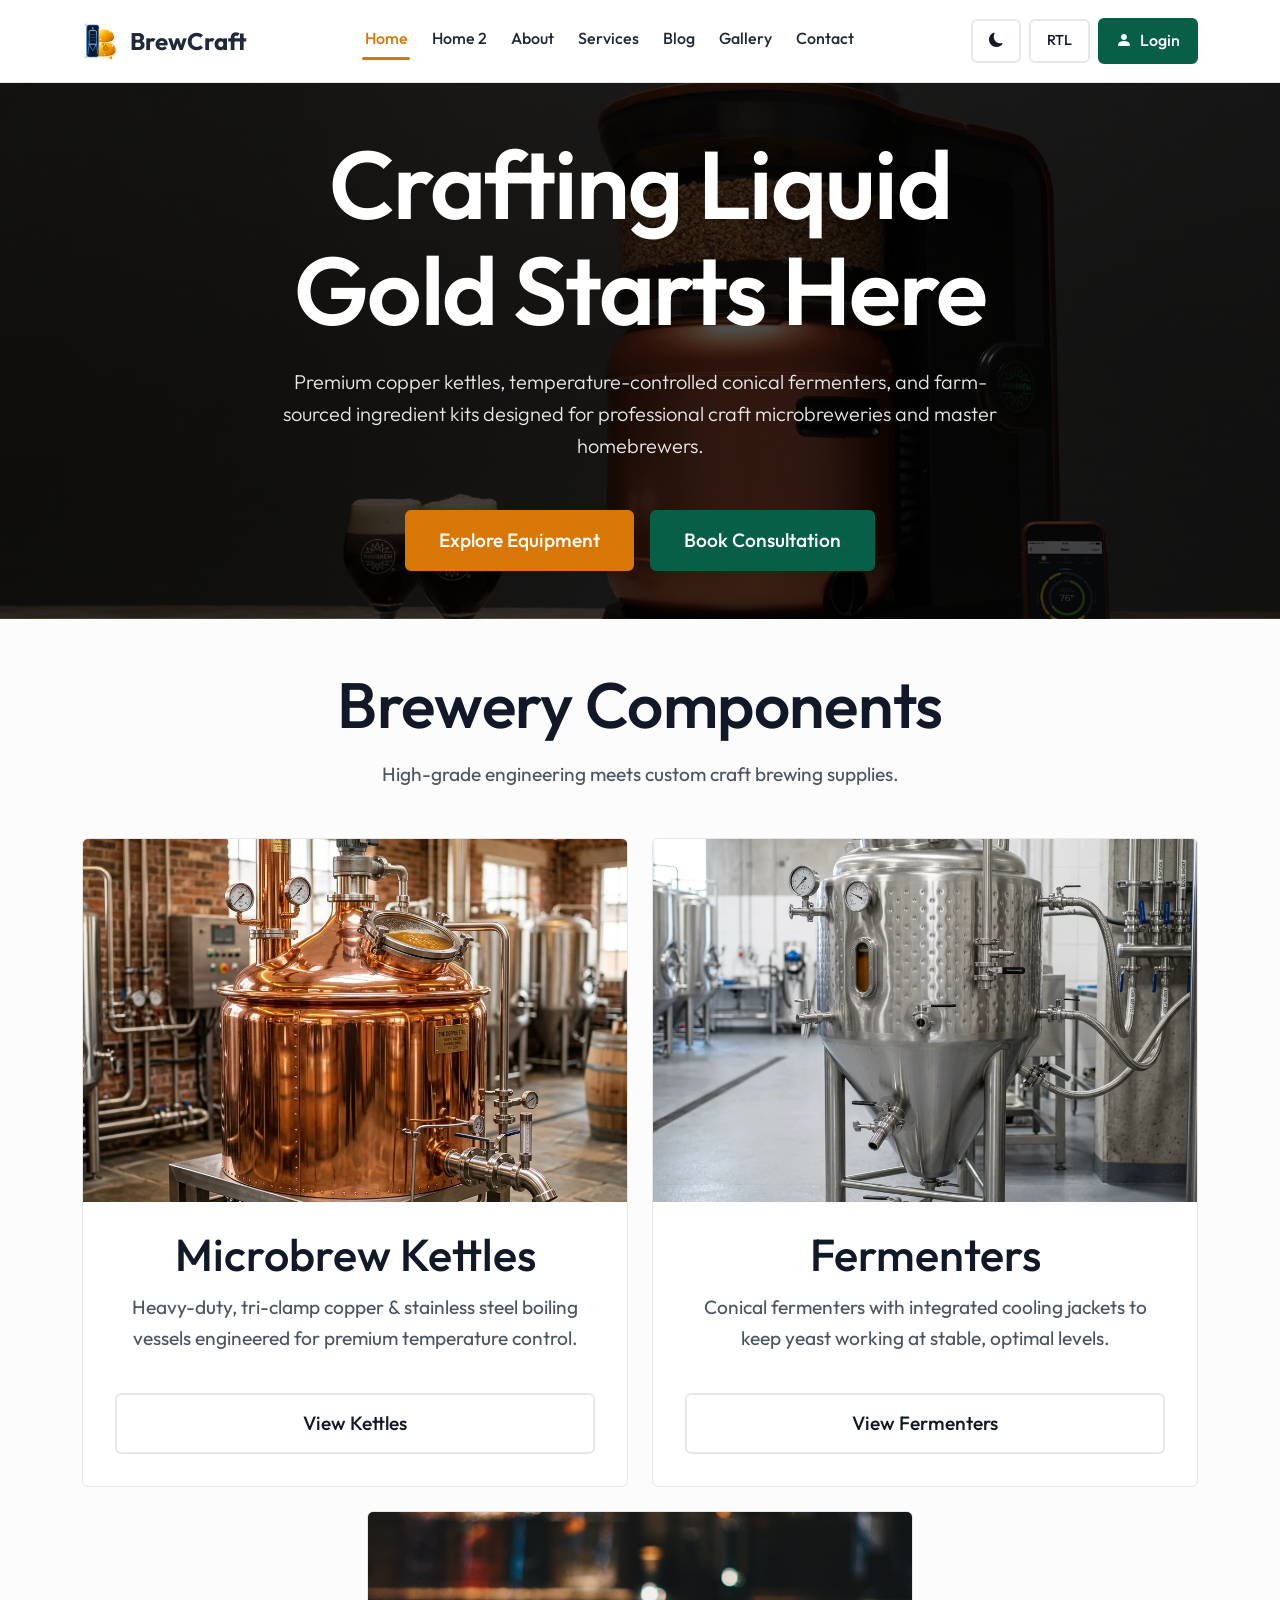
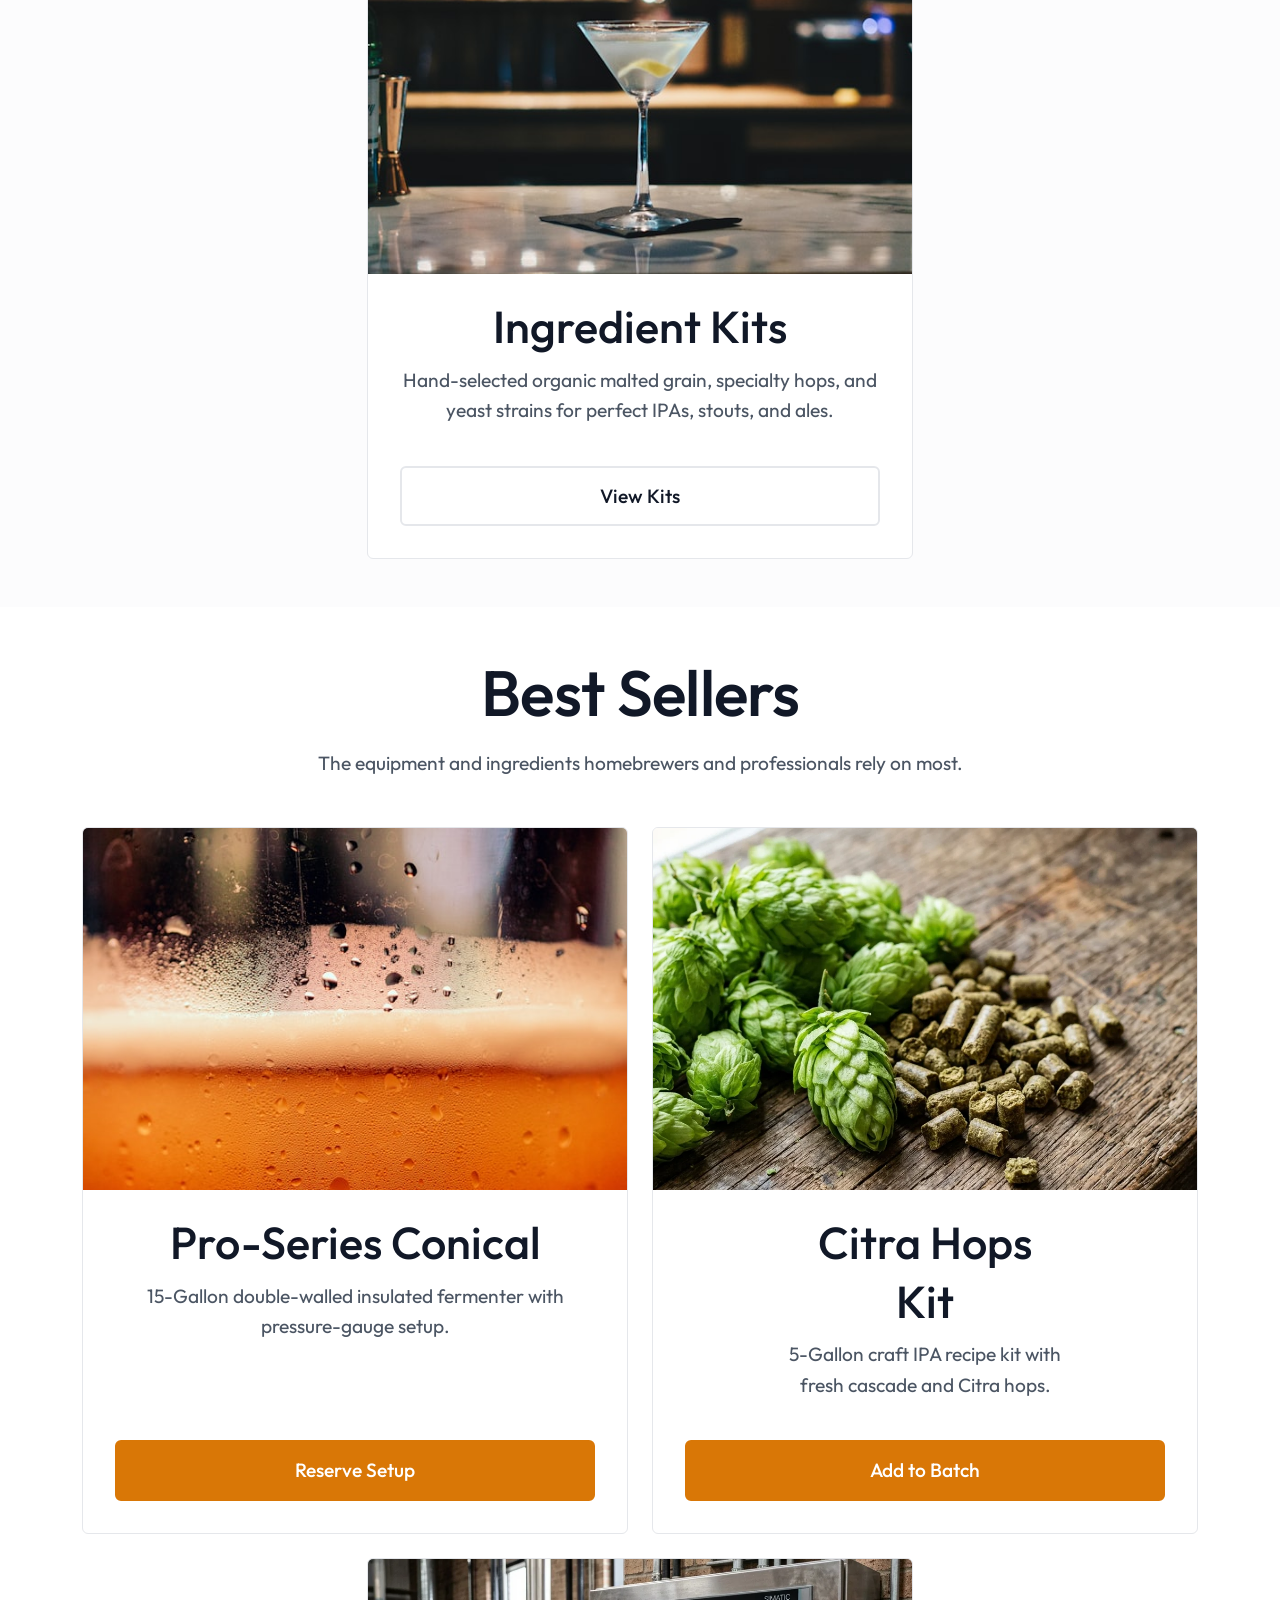
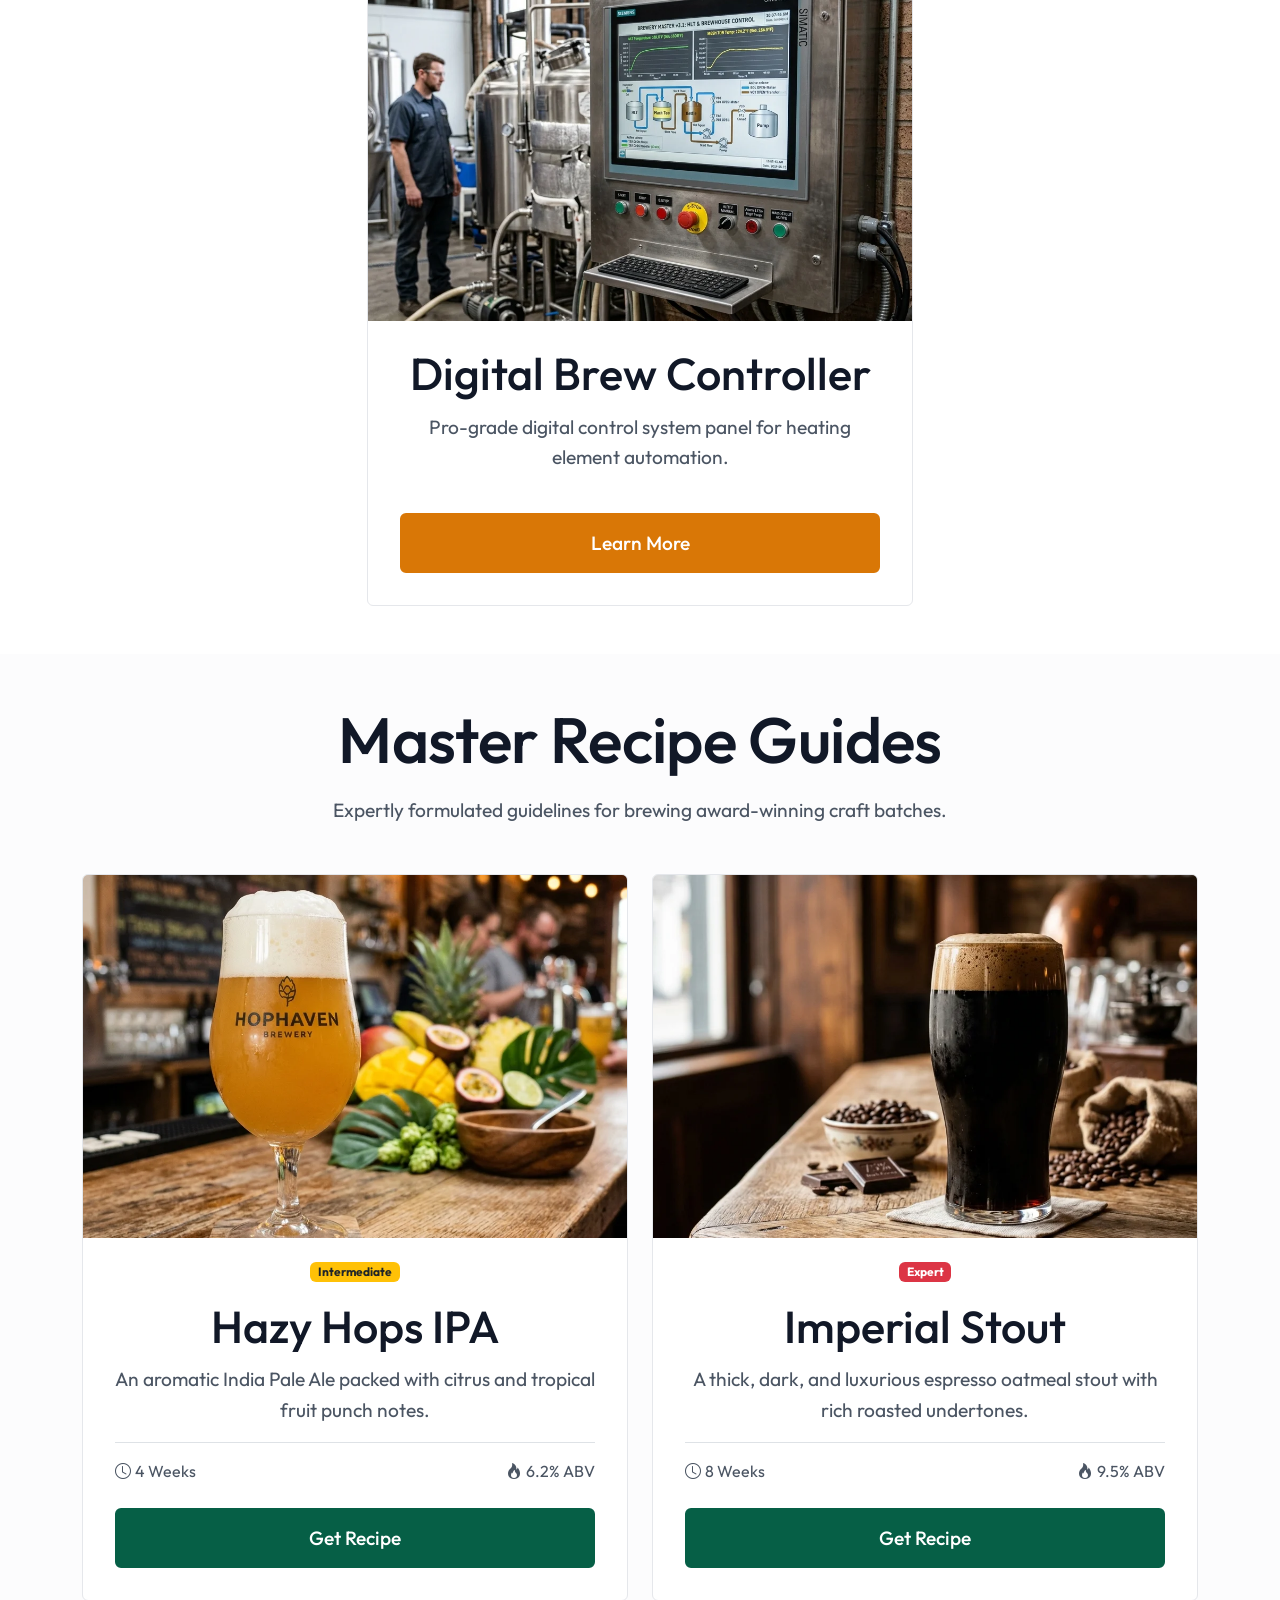
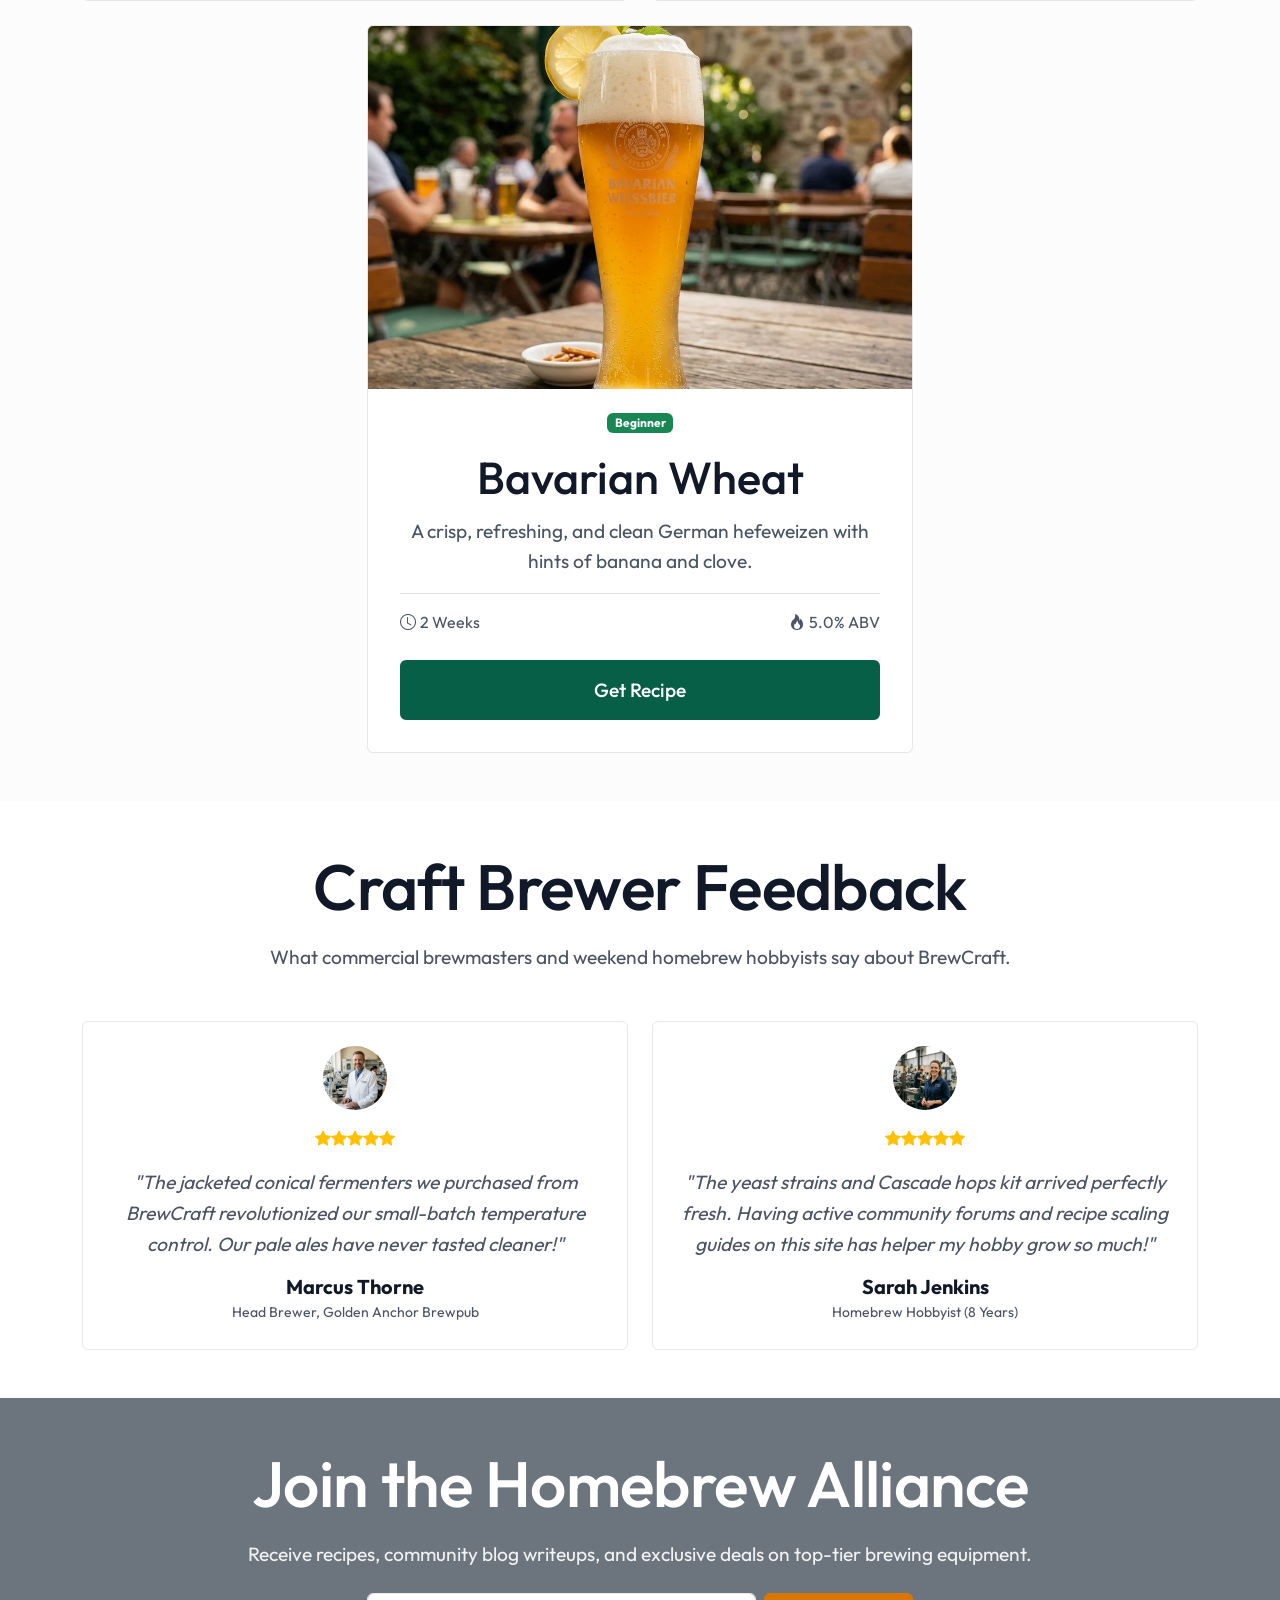
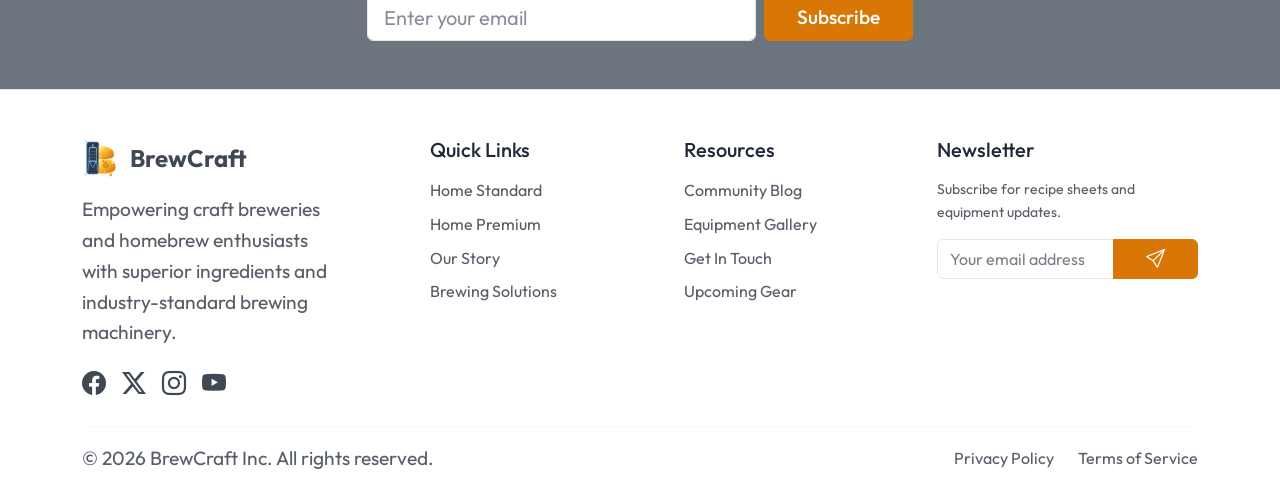
<file: index.html>
<!DOCTYPE html>
<html lang="en" data-theme="light" dir="ltr">

<head>
  <meta charset="UTF-8">
  <meta name="viewport" content="width=device-width, initial-scale=1.0">
  <meta name="description"
    content="Shop premium fermenters, brew kettles, ingredient kits, and custom microbrewery equipment. Explore recipe guides and join the homebrewing community.">
  <title>Home - Microbrewery Equipment & Homebrewing Supplies</title>
  <!-- favicon -->
  <link rel="icon" type="image/png" href="assets/images/favicon.png?v=1">

  <!-- Bootstrap 5 CSS CDN (Handled dynamically by main.js for RTL) -->
  <link id="bootstrapCSS" rel="stylesheet"
    href="https://cdn.jsdelivr.net/npm/bootstrap@5.3.2/dist/css/bootstrap.min.css">
  <!-- Bootstrap Icons -->
  <link rel="stylesheet" href="https://cdn.jsdelivr.net/npm/bootstrap-icons@1.11.1/font/bootstrap-icons.css">

  <!-- Custom Stylesheets -->
  <link rel="stylesheet" href="assets/css/style.css">
  <link id="darkThemeCSS" rel="stylesheet" href="assets/css/dark-mode.css">
  <link id="rtlCSS" rel="stylesheet" href="assets/css/rtl.css" disabled>
</head>

<body>

  <!-- 1. Header (Navbar) -->
  <header class="sticky-top">
    <nav class="navbar navbar-expand-xl navbar-custom py-3" aria-label="Main Navigation">
      <div class="container">
        <!-- Logo (Max 180x50px) -->
        <a class="navbar-brand d-flex align-items-center gap-2" href="index.html">
          <img src="assets/images/logo.svg" alt="BrewCraft Logo" width="40" height="40">
          <span class="fs-4 fw-bold brand-text" style="color: var(--secondary-color);">BrewCraft</span>
        </a>

        <!-- Hamburger toggle for smaller screens -->
        <button class="navbar-toggler" type="button" data-bs-toggle="offcanvas" data-bs-target="#offcanvasNavbar"
          aria-controls="offcanvasNavbar" aria-label="Toggle navigation">
          <span class="navbar-toggler-icon"></span>
        </button>

        <!-- Offcanvas for responsive navigation -->
        <div class="offcanvas offcanvas-end" tabindex="-1" id="offcanvasNavbar" aria-labelledby="offcanvasNavbarLabel">
          <div class="offcanvas-header">
            <h5 class="offcanvas-title" id="offcanvasNavbarLabel" style="color: var(--secondary-color);">BrewCraft</h5>
            <button type="button" class="btn-close" data-bs-dismiss="offcanvas" aria-label="Close"></button>
          </div>
          <div class="offcanvas-body">
            <ul class="navbar-nav justify-content-center flex-grow-1 pe-3 gap-2">
              <li class="nav-item"><a class="nav-link" href="index.html">Home</a></li>
              <li class="nav-item"><a class="nav-link" href="home-2.html">Home 2</a></li>
              <li class="nav-item"><a class="nav-link" href="about.html">About</a></li>
              <li class="nav-item"><a class="nav-link" href="services.html">Services</a></li>

              <li class="nav-item"><a class="nav-link" href="blog.html">Blog</a></li>
              <li class="nav-item"><a class="nav-link" href="gallery.html">Gallery</a></li>

              <li class="nav-item"><a class="nav-link" href="contact.html">Contact</a></li>
            </ul>

            <!-- Controls (Theme, RTL, Auth) -->
            <div class="d-flex align-items-center gap-2 mt-3 mt-xl-0 flex-nowrap">
              <button id="themeToggle" class="toggle-btn" aria-label="Toggle Dark Mode">
                <i class="bi bi-moon-fill" aria-hidden="true"></i>
              </button>
              <button id="rtlToggle" class="toggle-btn" aria-label="Toggle Right to Left Layout">
                <span>RTL</span>
              </button>
              <a href="login.html" class="btn-custom btn-custom-secondary px-3 py-2 fs-6">
                <i class="bi bi-person-fill"></i> Login
              </a>
            </div>
          </div>
        </div>

      </div>
    </nav>
  </header>

  <main>
    <!-- 2. Hero Section (Home Layout) -->
    <section class="hero-1 py-5 d-flex align-items-center text-center text-white"
      style="background-image: linear-gradient(rgba(0, 0, 0, 0.65), rgba(0, 0, 0, 0.75)), url('assets/images/homehero.webp'); background-size: cover; background-position: center; background-repeat: no-repeat;"
      aria-labelledby="hero-title">
      <div class="container">
        <div class="row justify-content-center">
          <div class="col-lg-10 col-xl-8">
            <h1 id="hero-title" class="text-white mb-4">Crafting Liquid Gold Starts Here</h1>
            <p class="lead text-light mb-5">Premium copper kettles, temperature-controlled conical fermenters, and farm-sourced
              ingredient kits designed for professional craft microbreweries and master homebrewers.</p>
            <div class="d-flex justify-content-center gap-3 flex-wrap">
              <a href="services.html" class="btn-custom btn-custom-primary">Explore Equipment</a>
              <a href="contact.html" class="btn-custom btn-custom-secondary">Book Consultation</a>
            </div>
          </div>
        </div>
      </div>
    </section>

    <!-- 3. Featured Categories (Section 2) -->
    <section class="py-5 bg-light-subtle" aria-labelledby="categories-heading">
      <div class="container">
        <div class="text-center mb-5">
          <h2 id="categories-heading" class="mb-3">Brewery Components</h2>
          <p class="text-muted">High-grade engineering meets custom craft brewing supplies.</p>
        </div>
        <div class="row g-4">
          <!-- Category 1 -->
          <div class="col-md-6">
            <div class="card-custom">
              <img src="assets/images/kettle.webp" alt="Microbrew Kettles" class="card-custom-img">
              <h3 class="mb-2">Microbrew Kettles</h3>
              <p>Heavy-duty, tri-clamp copper & stainless steel boiling vessels engineered for premium temperature
                control.</p>
              <div class="card-custom-cta">
                <a href="services.html" class="btn-custom btn-custom-outline w-100">View Kettles</a>
              </div>
            </div>
          </div>
          <!-- Category 2 -->
          <div class="col-md-6">
            <div class="card-custom bubble-card">
              <div class="bubble-container"></div>
              <div class="d-flex flex-column align-items-center w-100" style="position: relative; z-index: 2;">
                <img src="assets/images/fermenter.webp" alt="Fermenters" class="card-custom-img">
                <h3 class="mb-2">Fermenters</h3>
                <p>Conical fermenters with integrated cooling jackets to keep yeast working at stable, optimal levels.
                </p>
                <div class="card-custom-cta">
                  <a href="services.html" class="btn-custom btn-custom-outline w-100">View Fermenters</a>
                </div>
              </div>
            </div>
          </div>
          <!-- Category 3 -->
          <div class="col-md-6 mx-auto">
            <div class="card-custom">
              <img src="assets/images/hops-harvest.webp" alt="Ingredient Kits" class="card-custom-img">
              <h3 class="mb-2">Ingredient Kits</h3>
              <p>Hand-selected organic malted grain, specialty hops, and yeast strains for perfect IPAs, stouts, and
                ales.</p>
              <div class="card-custom-cta">
                <a href="services.html" class="btn-custom btn-custom-outline w-100">View Kits</a>
              </div>
            </div>
          </div>
        </div>
      </div>
    </section>

    <!-- 4. Dynamic/Skeleton Loaders & Bestsellers (Section 3) -->
    <section class="py-5" aria-labelledby="products-heading">
      <div class="container">
        <div class="text-center mb-5">
          <h2 id="products-heading" class="mb-3">Best Sellers</h2>
          <p class="text-muted">The equipment and ingredients homebrewers and professionals rely on most.</p>
        </div>

        <!-- Interactive loader container -->
        <div class="dynamic-load-container" data-skeletons="3">
          <div class="row g-4">
            <!-- Product 1 -->
            <div class="col-md-6">
              <div class="card-custom bubble-card">
                <div class="bubble-container"></div>
                <div class="d-flex flex-column align-items-center w-100" style="position: relative; z-index: 2;">
                  <img src="assets/images/brewhouse-vessel.webp" alt="Pro-Series Conical" class="card-custom-img">
                  <h3 class="mb-2">Pro-Series Conical</h3>
                  <p>15-Gallon double-walled insulated fermenter with pressure-gauge setup.</p>
                  <div class="card-custom-cta">
                    <a href="contact.html" class="btn-custom btn-custom-primary w-100">Reserve Setup</a>
                  </div>
                </div>
              </div>
            </div>
            <!-- Product 2 -->
            <div class="col-md-6">
              <div class="card-custom">
                <img src="assets/images/mosaic-hops.webp" alt="Citra Hops Kit" class="card-custom-img">
                <h3 class="mb-2">Citra Hops<br>Kit</h3>
                <p>5-Gallon craft IPA recipe kit with<br>fresh cascade and Citra hops.</p>
                <div class="card-custom-cta">
                  <a href="contact.html" class="btn-custom btn-custom-primary w-100">Add to Batch</a>
                </div>
              </div>
            </div>
            <!-- Product 3 -->
            <div class="col-md-6 mx-auto">
              <div class="card-custom">
                <img src="assets/images/controller.webp" alt="Digital Brew Controller" class="card-custom-img">
                <h3 class="mb-2">Digital Brew Controller</h3>
                <p>Pro-grade digital control system panel for heating element automation.</p>
                <div class="card-custom-cta">
                  <a href="contact.html" class="btn-custom btn-custom-primary w-100">Learn More</a>
                </div>
              </div>
            </div>
          </div>
        </div>

      </div>
    </section>

    <!-- 5. Recipe Guides Showcase (Section 4) -->
    <section class="py-5 bg-light-subtle" aria-labelledby="recipes-heading">
      <div class="container">
        <div class="text-center mb-5">
          <h2 id="recipes-heading" class="mb-3">Master Recipe Guides</h2>
          <p class="text-muted">Expertly formulated guidelines for brewing award-winning craft batches.</p>
        </div>
        <div class="row g-4">
          <!-- Recipe Card 1 -->
          <div class="col-md-6">
            <div class="card-custom">
              <img src="assets/images/hazy-ipa.webp" alt="Hazy Hops IPA" class="card-custom-img">
              <div class="badge bg-warning text-dark mb-3">Intermediate</div>
              <h3 class="mb-2">Hazy Hops IPA</h3>
              <p>An aromatic India Pale Ale packed with citrus and tropical fruit punch notes.</p>
              <div class="mt-auto w-100">
                <div class="w-100 border-top pt-3 d-flex justify-content-between align-items-center text-muted fs-6">
                  <span class="d-inline-flex align-items-center gap-1"><i class="bi bi-clock"></i> 4 Weeks</span>
                  <span class="d-inline-flex align-items-center gap-1"><i class="bi bi-fire"></i> 6.2% ABV</span>
                </div>
                <div class="card-custom-cta">
                  <a href="blog-details.html" class="btn-custom btn-custom-secondary w-100">Get Recipe</a>
                </div>
              </div>
            </div>
          </div>
          <!-- Recipe Card 2 -->
          <div class="col-md-6">
            <div class="card-custom">
              <img src="assets/images/stout.webp" alt="Imperial Stout" class="card-custom-img">
              <div class="badge bg-danger mb-3">Expert</div>
              <h3 class="mb-2">Imperial Stout</h3>
              <p>A thick, dark, and luxurious espresso oatmeal stout with rich roasted undertones.</p>
              <div class="mt-auto w-100">
                <div class="w-100 border-top pt-3 d-flex justify-content-between align-items-center text-muted fs-6">
                  <span class="d-inline-flex align-items-center gap-1"><i class="bi bi-clock"></i> 8 Weeks</span>
                  <span class="d-inline-flex align-items-center gap-1"><i class="bi bi-fire"></i> 9.5% ABV</span>
                </div>
                <div class="card-custom-cta">
                  <a href="blog-details.html" class="btn-custom btn-custom-secondary w-100">Get Recipe</a>
                </div>
              </div>
            </div>
          </div>
          <!-- Recipe Card 3 -->
          <div class="col-md-6 mx-auto">
            <div class="card-custom">
              <img src="assets/images/wheat-beer.webp" alt="Bavarian Wheat" class="card-custom-img">
              <div class="badge bg-success mb-3">Beginner</div>
              <h3 class="mb-2">Bavarian Wheat</h3>
              <p>A crisp, refreshing, and clean German hefeweizen with hints of banana and clove.</p>
              <div class="mt-auto w-100">
                <div class="w-100 border-top pt-3 d-flex justify-content-between align-items-center text-muted fs-6">
                  <span class="d-inline-flex align-items-center gap-1"><i class="bi bi-clock"></i> 2 Weeks</span>
                  <span class="d-inline-flex align-items-center gap-1"><i class="bi bi-fire"></i> 5.0% ABV</span>
                </div>
                <div class="card-custom-cta">
                  <a href="blog-details.html" class="btn-custom btn-custom-secondary w-100">Get Recipe</a>
                </div>
              </div>
            </div>
          </div>
        </div>
      </div>
    </section>

    <!-- 6. Testimonials (Section 5) -->
    <section class="py-5" aria-labelledby="testimonials-heading">
      <div class="container">
        <div class="text-center mb-5">
          <h2 id="testimonials-heading" class="mb-3">Craft Brewer Feedback</h2>
          <p class="text-muted">What commercial brewmasters and weekend homebrew hobbyists say about BrewCraft.</p>
        </div>
        <div class="row g-4">
          <div class="col-md-6">
            <div class="card-custom p-4">
              <!-- Author Image -->
              <img src="assets/images/team-2.webp" alt="Marcus Thorne" class="rounded-circle mb-3"
                style="width: 64px; height: 64px; object-fit: cover;">
              <!-- Stars Center Aligned -->
              <div class="text-warning fs-6 mb-3">
                <i class="bi bi-star-fill"></i><i class="bi bi-star-fill"></i><i class="bi bi-star-fill"></i><i
                  class="bi bi-star-fill"></i><i class="bi bi-star-fill"></i>
              </div>
              <!-- Quote Text -->
              <p class="fst-italic mb-3">"The jacketed conical fermenters we purchased from BrewCraft revolutionized our
                small-batch temperature control. Our pale ales have never tasted cleaner!"</p>
              <!-- Author Info -->
              <div>
                <h5 class="mb-0 fw-bold">Marcus Thorne</h5>
                <small class="text-muted">Head Brewer, Golden Anchor Brewpub</small>
              </div>
            </div>
          </div>
          <div class="col-md-6">
            <div class="card-custom p-4">
              <!-- Author Image -->
              <img src="assets/images/team-1.webp" alt="Sarah Jenkins" class="rounded-circle mb-3"
                style="width: 64px; height: 64px; object-fit: cover;">
              <!-- Stars Center Aligned -->
              <div class="text-warning fs-6 mb-3">
                <i class="bi bi-star-fill"></i><i class="bi bi-star-fill"></i><i class="bi bi-star-fill"></i><i
                  class="bi bi-star-fill"></i><i class="bi bi-star-fill"></i>
              </div>
              <!-- Quote Text -->
              <p class="fst-italic mb-3">"The yeast strains and Cascade hops kit arrived perfectly fresh. Having active
                community forums and recipe scaling guides on this site has helper my hobby grow so much!"</p>
              <!-- Author Info -->
              <div>
                <h5 class="mb-0 fw-bold">Sarah Jenkins</h5>
                <small class="text-muted">Homebrew Hobbyist (8 Years)</small>
              </div>
            </div>
          </div>
        </div>
      </div>
    </section>

    <!-- 7. Joint Action Panel & Newsletter (Section 6) -->
    <section class="py-5 bg-secondary text-white text-center" aria-labelledby="cta-heading">
      <div class="container">
        <h2 id="cta-heading" class="text-white mb-3">Join the Homebrew Alliance</h2>
        <p class="mb-4">Receive recipes, community blog writeups, and exclusive deals on top-tier brewing equipment.</p>
        <div class="row justify-content-center">
          <div class="col-md-8 col-lg-6">
            <!-- Newsletter form with client-side validation -->
            <form class="needs-validation d-flex flex-column flex-sm-row gap-2" novalidate>
              <div class="position-relative flex-grow-1 text-start">
                <label for="newsletterEmail" class="visually-hidden">Email Address</label>
                <input type="email" class="form-control form-control-lg border-0 bg-white text-dark subscribe-input"
                  id="newsletterEmail" placeholder="Enter your email" required>
                <div class="invalid-tooltip-custom">
                  Please enter a valid email address.
                </div>
              </div>
              <button class="btn-custom btn-custom-primary btn-subscribe btn-subscribe-lg" type="submit">Subscribe</button>
            </form>
          </div>
        </div>
      </div>
    </section>
  </main>

  <!-- 8. Footer -->
  <footer class="bg-dark text-light pt-5 pb-3" aria-label="Footer Navigation">
    <div class="container">
      <div class="row g-4 mb-4 justify-content-between">
        <!-- Column 1: Logo & Motto -->
        <div class="col-md-6 col-xl-3 text-center text-md-start">
          <a class="d-inline-flex align-items-center gap-2 mb-3 text-decoration-none" href="index.html">
            <img src="assets/images/logo.svg" alt="BrewCraft Logo" width="40" height="40">
            <span class="fs-4 fw-bold text-white brand-text">BrewCraft</span>
          </a>
          <p class="text-light-emphasis mb-3">Empowering craft breweries and homebrew enthusiasts with superior
            ingredients and industry-standard brewing machinery.</p>
          <div class="d-flex gap-3 justify-content-center justify-content-md-start">
            <a href="#" class="text-white fs-4" aria-label="Facebook"><i class="bi bi-facebook"></i></a>
            <a href="#" class="text-white fs-4" aria-label="Twitter"><i class="bi bi-twitter-x"></i></a>
            <a href="#" class="text-white fs-4" aria-label="Instagram"><i class="bi bi-instagram"></i></a>
            <a href="#" class="text-white fs-4" aria-label="YouTube"><i class="bi bi-youtube"></i></a>
          </div>
        </div>

        <!-- Column 2: Quick Links -->
        <div class="col-sm-6 col-md-3 col-xl-2 text-center text-md-start">
          <h5 class="text-white mb-3">Quick Links</h5>
          <ul class="list-unstyled d-flex flex-column gap-2">
            <li><a href="index.html" class="text-light-emphasis text-decoration-none">Home Standard</a></li>
            <li><a href="home-2.html" class="text-light-emphasis text-decoration-none">Home Premium</a></li>
            <li><a href="about.html" class="text-light-emphasis text-decoration-none">Our Story</a></li>
            <li><a href="services.html" class="text-light-emphasis text-decoration-none">Brewing Solutions</a></li>
          </ul>
        </div>

        <!-- Column 3: Resources -->
        <div class="col-sm-6 col-md-3 col-xl-2 text-center text-md-start">
          <h5 class="text-white mb-3">Resources</h5>
          <ul class="list-unstyled d-flex flex-column gap-2">
            <li><a href="blog.html" class="text-light-emphasis text-decoration-none">Community Blog</a></li>
            <li><a href="gallery.html" class="text-light-emphasis text-decoration-none">Equipment Gallery</a></li>
            <li><a href="contact.html" class="text-light-emphasis text-decoration-none">Get In Touch</a></li>
            <li><a href="coming-soon.html" class="text-light-emphasis text-decoration-none">Upcoming Gear</a></li>
          </ul>
        </div>


        <!-- Column 5: Newsletter -->
        <div class="col-md-6 col-xl-3 text-center text-md-start">
          <h5 class="text-white mb-3">Newsletter</h5>
          <p class="text-light-emphasis small mb-3">Subscribe for recipe sheets and equipment updates.</p>
          <form class="needs-validation" novalidate>
            <div class="input-group mb-2">
              <input type="email" class="form-control bg-transparent subscribe-input" placeholder="Your email address"
                aria-label="Your email address" required>
              <button class="btn btn-custom btn-custom-primary btn-subscribe" type="submit">
                <i class="bi bi-send"></i>
              </button>
            </div>
          </form>
        </div>
      </div>

      <hr class="border-secondary">

      <!-- Bottom Bar -->
      <div class="d-flex flex-column flex-md-row justify-content-between align-items-center gap-3">
        <p class="mb-0 text-light-emphasis text-center text-md-start">&copy; 2026 BrewCraft Inc. All rights reserved.
        </p>
        <div class="d-flex gap-4">
          <a href="#" class="text-light-emphasis text-decoration-none">Privacy Policy</a>
          <a href="#" class="text-light-emphasis text-decoration-none">Terms of Service</a>
        </div>
      </div>
    </div>
  </footer>

  <!-- 9. Back to Top Button -->
  <button id="backToTop" class="show-on-scroll" aria-label="Back to Top">
    <i class="bi bi-chevron-up fs-4"></i>
  </button>

  <!-- Bootstrap 5 JavaScript Bundle -->
  <script src="https://cdn.jsdelivr.net/npm/bootstrap@5.3.2/dist/js/bootstrap.bundle.min.js"></script>
  <!-- Custom JavaScript -->
  <script src="assets/js/main.js"></script>
</body>

</html>
</file>
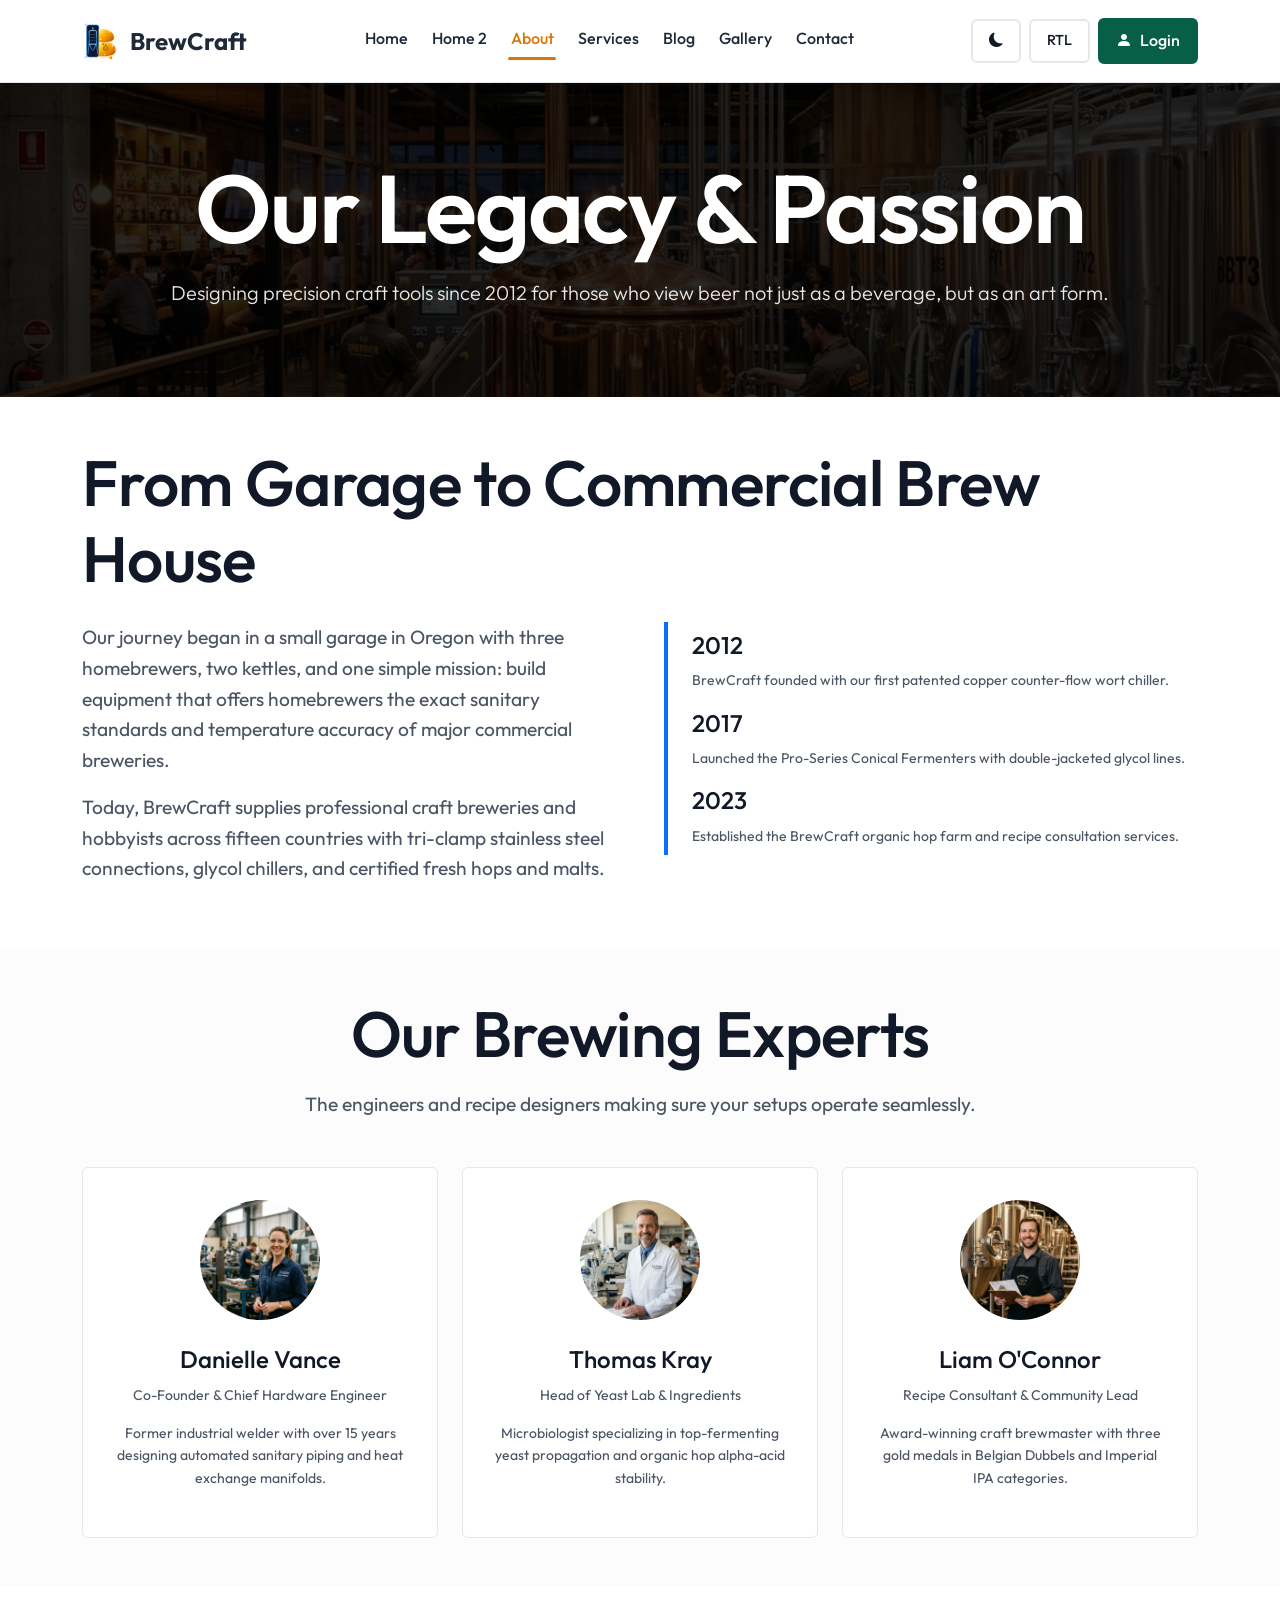
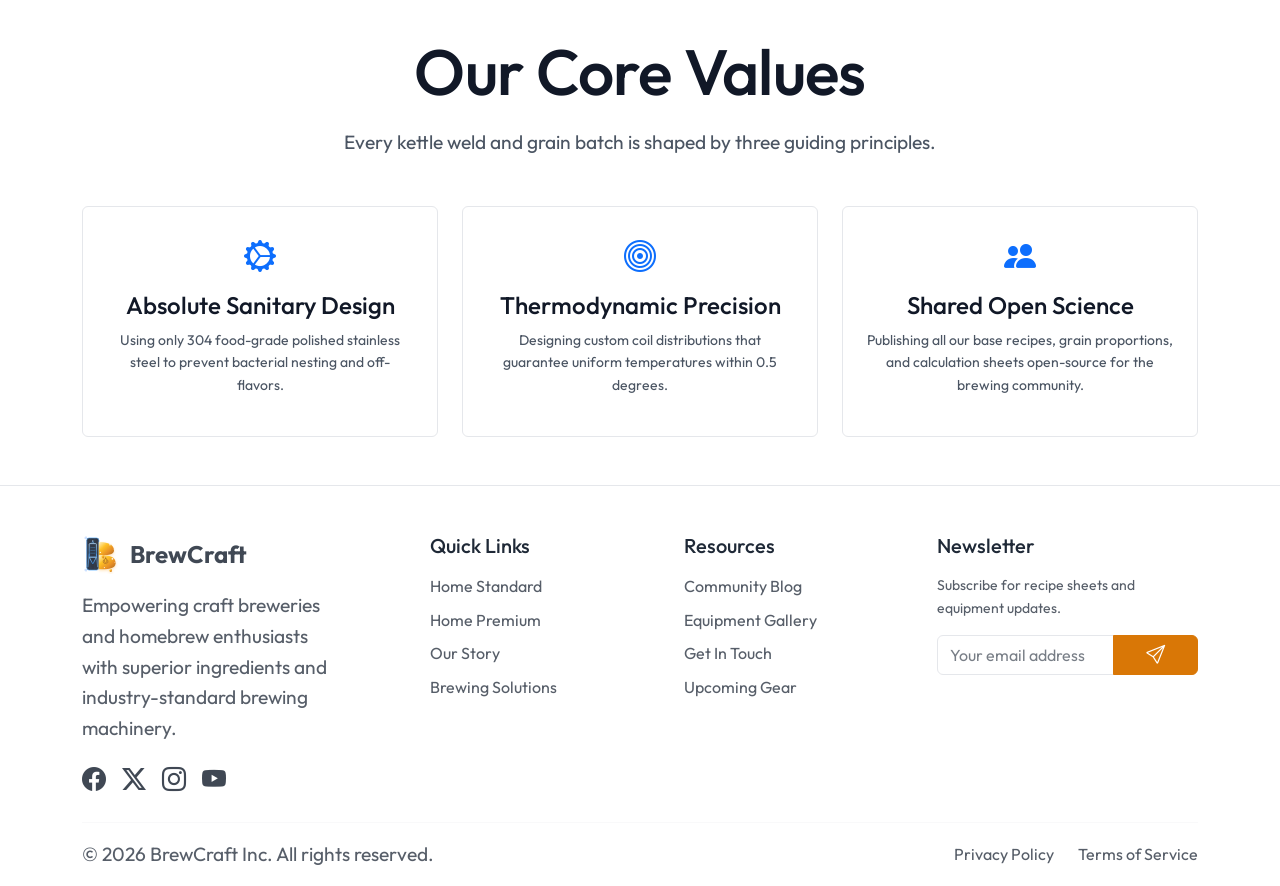
<file: about.html>
<!DOCTYPE html>
<html lang="en" data-theme="light" dir="ltr">

<head>
  <meta charset="UTF-8">
  <meta name="viewport" content="width=device-width, initial-scale=1.0">
  <meta name="description"
    content="Learn about BrewCraft's legacy. Read about our master engineers and our passion for designing top-tier commercial microbrewery equipment.">
  <title>About Us - Microbrewery Equipment & Homebrewing Supplies</title>

  <!-- Bootstrap 5 CSS CDN -->
  <link id="bootstrapCSS" rel="stylesheet"
    href="https://cdn.jsdelivr.net/npm/bootstrap@5.3.2/dist/css/bootstrap.min.css">
  <link rel="stylesheet" href="https://cdn.jsdelivr.net/npm/bootstrap-icons@1.11.1/font/bootstrap-icons.css">

  <!-- Custom Stylesheets -->
  <link rel="stylesheet" href="assets/css/style.css">
  <link id="darkThemeCSS" rel="stylesheet" href="assets/css/dark-mode.css">
  <link id="rtlCSS" rel="stylesheet" href="assets/css/rtl.css" disabled>
  <link rel="icon" type="image/png" href="assets/images/favicon.png?v=1">
</head>

<body>

  <!-- Header (Navbar) -->
  <header class="sticky-top">
    <nav class="navbar navbar-expand-xl navbar-custom py-3" aria-label="Main Navigation">
      <div class="container">
        <!-- Logo -->
        <a class="navbar-brand d-flex align-items-center gap-2" href="index.html">
          <img src="assets/images/logo.svg" alt="BrewCraft Logo" width="40" height="40">
          <span class="fs-4 fw-bold brand-text" style="color: var(--secondary-color);">BrewCraft</span>
        </a>

        <!-- Hamburger toggle -->
        <button class="navbar-toggler" type="button" data-bs-toggle="offcanvas" data-bs-target="#offcanvasNavbar"
          aria-controls="offcanvasNavbar" aria-label="Toggle navigation">
          <span class="navbar-toggler-icon"></span>
        </button>

        <!-- Offcanvas navigation -->
        <div class="offcanvas offcanvas-end" tabindex="-1" id="offcanvasNavbar" aria-labelledby="offcanvasNavbarLabel">
          <div class="offcanvas-header">
            <h5 class="offcanvas-title" id="offcanvasNavbarLabel" style="color: var(--secondary-color);">BrewCraft</h5>
            <button type="button" class="btn-close" data-bs-dismiss="offcanvas" aria-label="Close"></button>
          </div>
          <div class="offcanvas-body">
            <ul class="navbar-nav justify-content-center flex-grow-1 pe-3 gap-2">
              <li class="nav-item"><a class="nav-link" href="index.html">Home</a></li>
              <li class="nav-item"><a class="nav-link" href="home-2.html">Home 2</a></li>
              <li class="nav-item"><a class="nav-link" href="about.html">About</a></li>
              <li class="nav-item"><a class="nav-link" href="services.html">Services</a></li>

              <li class="nav-item"><a class="nav-link" href="blog.html">Blog</a></li>
              <li class="nav-item"><a class="nav-link" href="gallery.html">Gallery</a></li>

              <li class="nav-item"><a class="nav-link" href="contact.html">Contact</a></li>
            </ul>

            <div class="d-flex align-items-center gap-2 mt-3 mt-xl-0 flex-nowrap">
              <button id="themeToggle" class="toggle-btn" aria-label="Toggle Dark Mode">
                <i class="bi bi-moon-fill" aria-hidden="true"></i>
              </button>
              <button id="rtlToggle" class="toggle-btn" aria-label="Toggle Right to Left Layout">
                <span>RTL</span>
              </button>
              <a href="login.html" class="btn-custom btn-custom-secondary px-3 py-2 fs-6">
                <i class="bi bi-person-fill"></i> Login
              </a>
            </div>
          </div>
        </div>

      </div>
    </nav>
  </header>

  <main>
    <!-- Inner Page Hero -->
    <section class="inner-hero py-5 text-center bg-secondary"
      style="background-image: linear-gradient(rgba(0,0,0,0.6), rgba(0,0,0,0.6)), url('assets/images/inner-hero-bg.webp');"
      aria-labelledby="about-hero-title">
      <div class="container py-4">
        <h1 id="about-hero-title" class="text-white mb-3">Our Legacy & Passion</h1>
        <p class="lead text-light max-width-md mx-auto">Designing precision craft tools since 2012 for those who view
          beer not just as a beverage, but as an art form.</p>
      </div>
    </section>

    <!-- Legacy / History Story (Section 1) -->
    <section class="py-5" aria-labelledby="history-heading">
      <div class="container">
        <div class="row mb-4">
          <div class="col-12">
            <h2 id="history-heading" class="mb-0">From Garage to Commercial Brew House</h2>
          </div>
        </div>
        <div class="row align-items-start g-5">
          <div class="col-lg-6">
            <p>Our journey began in a small garage in Oregon with three homebrewers, two kettles, and one simple
              mission: build equipment that offers homebrewers the exact sanitary standards and temperature accuracy of
              major commercial breweries.</p>
            <p>Today, BrewCraft supplies professional craft breweries and hobbyists across fifteen countries with
              tri-clamp stainless steel connections, glycol chillers, and certified fresh hops and malts.</p>
          </div>
          <div class="col-lg-6">
            <div class="border-start border-primary border-4 ps-4 py-2">
              <h3 class="fs-4 mb-2">2012</h3>
              <p class="small text-muted mb-3">BrewCraft founded with our first patented copper counter-flow wort
                chiller.</p>
              <h3 class="fs-4 mb-2">2017</h3>
              <p class="small text-muted mb-3">Launched the Pro-Series Conical Fermenters with double-jacketed glycol
                lines.</p>
              <h3 class="fs-4 mb-2">2023</h3>
              <p class="small text-muted mb-0">Established the BrewCraft organic hop farm and recipe consultation
                services.</p>
            </div>
          </div>
        </div>
      </div>
    </section>

    <!-- Expert Brewmasters / Team (Section 2) -->
    <section class="py-5 bg-light-subtle" aria-labelledby="team-heading">
      <div class="container">
        <div class="text-center mb-5">
          <h2 id="team-heading" class="mb-3">Our Brewing Experts</h2>
          <p class="text-muted">The engineers and recipe designers making sure your setups operate seamlessly.</p>
        </div>
        <div class="row g-4">
          <!-- Member 1 -->
          <div class="col-md-4">
            <div class="card-custom">
              <img src="assets/images/team-1.webp" alt="Danielle Vance" class="card-profile-img">
              <h3 class="fs-4 mb-2">Danielle Vance</h3>
              <p class="small text-muted mb-3">Co-Founder & Chief Hardware Engineer</p>
              <p class="small">Former industrial welder with over 15 years designing automated sanitary piping and heat
                exchange manifolds.</p>
            </div>
          </div>
          <!-- Member 2 -->
          <div class="col-md-4">
            <div class="card-custom">
              <img src="assets/images/team-2.webp" alt="Thomas Kray" class="card-profile-img">
              <h3 class="fs-4 mb-2">Thomas Kray</h3>
              <p class="small text-muted mb-3">Head of Yeast Lab & Ingredients</p>
              <p class="small">Microbiologist specializing in top-fermenting yeast propagation and organic hop
                alpha-acid stability.</p>
            </div>
          </div>
          <!-- Member 3 -->
          <div class="col-md-4">
            <div class="card-custom">
              <img src="assets/images/team-3.webp" alt="Liam O'Connor" class="card-profile-img">
              <h3 class="fs-4 mb-2">Liam O'Connor</h3>
              <p class="small text-muted mb-3">Recipe Consultant & Community Lead</p>
              <p class="small">Award-winning craft brewmaster with three gold medals in Belgian Dubbels and Imperial IPA
                categories.</p>
            </div>
          </div>
        </div>
      </div>
    </section>

    <!-- Core Values (Section 3) -->
    <section class="py-5" aria-labelledby="values-heading">
      <div class="container">
        <div class="text-center mb-5">
          <h2 id="values-heading" class="mb-3">Our Core Values</h2>
          <p class="text-muted">Every kettle weld and grain batch is shaped by three guiding principles.</p>
        </div>
        <div class="row g-4 justify-content-center">
          <div class="col-xl-4 col-md-6">
            <div class="card-custom p-4 text-center h-100">
              <div class="fs-2 text-primary mb-2"><i class="bi bi-gear-wide-connected"></i></div>
              <h3 class="fs-4 mb-2">Absolute Sanitary Design</h3>
              <p class="small">Using only 304 food-grade polished stainless steel to prevent bacterial nesting and
                off-flavors.</p>
            </div>
          </div>
          <div class="col-xl-4 col-md-6">
            <div class="card-custom p-4 text-center h-100">
              <div class="fs-2 text-primary mb-2"><i class="bi bi-bullseye"></i></div>
              <h3 class="fs-4 mb-2">Thermodynamic Precision</h3>
              <p class="small">Designing custom coil distributions that guarantee uniform temperatures within 0.5
                degrees.</p>
            </div>
          </div>
          <div class="col-xl-4 col-md-6">
            <div class="card-custom p-4 text-center h-100">
              <div class="fs-2 text-primary mb-2"><i class="bi bi-people-fill"></i></div>
              <h3 class="fs-4 mb-2">Shared Open Science</h3>
              <p class="small">Publishing all our base recipes, grain proportions, and calculation sheets open-source
                for the brewing community.</p>
            </div>
          </div>
        </div>
      </div>
    </section>
  </main>

  <!-- Footer -->
  <footer class="bg-dark text-light pt-5 pb-3" aria-label="Footer Navigation">
    <div class="container">
      <div class="row g-4 mb-4 justify-content-between">
        <!-- Column 1: Logo & Motto -->
        <div class="col-md-6 col-xl-3 text-center text-md-start">
          <a class="d-inline-flex align-items-center gap-2 mb-3 text-decoration-none" href="index.html">
            <img src="assets/images/logo.svg" alt="BrewCraft Logo" width="40" height="40">
            <span class="fs-4 fw-bold text-white brand-text">BrewCraft</span>
          </a>
          <p class="text-light-emphasis mb-3">Empowering craft breweries and homebrew enthusiasts with superior
            ingredients and industry-standard brewing machinery.</p>
          <div class="d-flex gap-3 justify-content-center justify-content-md-start">
            <a href="#" class="text-white fs-4" aria-label="Facebook"><i class="bi bi-facebook"></i></a>
            <a href="#" class="text-white fs-4" aria-label="Twitter"><i class="bi bi-twitter-x"></i></a>
            <a href="#" class="text-white fs-4" aria-label="Instagram"><i class="bi bi-instagram"></i></a>
            <a href="#" class="text-white fs-4" aria-label="YouTube"><i class="bi bi-youtube"></i></a>
          </div>
        </div>

        <!-- Column 2: Quick Links -->
        <div class="col-sm-6 col-md-3 col-xl-2 text-center text-md-start">
          <h5 class="text-white mb-3">Quick Links</h5>
          <ul class="list-unstyled d-flex flex-column gap-2">
            <li><a href="index.html" class="text-light-emphasis text-decoration-none">Home Standard</a></li>
            <li><a href="home-2.html" class="text-light-emphasis text-decoration-none">Home Premium</a></li>
            <li><a href="about.html" class="text-light-emphasis text-decoration-none">Our Story</a></li>
            <li><a href="services.html" class="text-light-emphasis text-decoration-none">Brewing Solutions</a></li>
          </ul>
        </div>

        <!-- Column 3: Resources -->
        <div class="col-sm-6 col-md-3 col-xl-2 text-center text-md-start">
          <h5 class="text-white mb-3">Resources</h5>
          <ul class="list-unstyled d-flex flex-column gap-2">
            <li><a href="blog.html" class="text-light-emphasis text-decoration-none">Community Blog</a></li>
            <li><a href="gallery.html" class="text-light-emphasis text-decoration-none">Equipment Gallery</a></li>
            <li><a href="contact.html" class="text-light-emphasis text-decoration-none">Get In Touch</a></li>
            <li><a href="coming-soon.html" class="text-light-emphasis text-decoration-none">Upcoming Gear</a></li>
          </ul>
        </div>


        <!-- Column 5: Newsletter -->
        <div class="col-md-6 col-xl-3 text-center text-md-start">
          <h5 class="text-white mb-3">Newsletter</h5>
          <p class="text-light-emphasis small mb-3">Subscribe for recipe sheets and equipment updates.</p>
          <form class="needs-validation" novalidate>
            <div class="input-group mb-2">
              <input type="email" class="form-control bg-transparent subscribe-input"
                placeholder="Your email address" aria-label="Your email address" required>
              <button class="btn btn-custom btn-custom-primary btn-subscribe" type="submit">
                <i class="bi bi-send"></i>
              </button>
            </div>
          </form>
        </div>
      </div>

      <hr class="border-secondary">

      <!-- Bottom Bar -->
      <div class="d-flex flex-column flex-md-row justify-content-between align-items-center gap-3">
        <p class="mb-0 text-light-emphasis text-center text-md-start">&copy; 2026 BrewCraft Inc. All rights reserved.
        </p>
        <div class="d-flex gap-4">
          <a href="#" class="text-light-emphasis text-decoration-none">Privacy Policy</a>
          <a href="#" class="text-light-emphasis text-decoration-none">Terms of Service</a>
        </div>
      </div>
    </div>
  </footer>

  <!-- Back to Top -->
  <button id="backToTop" class="show-on-scroll" aria-label="Back to Top">
    <i class="bi bi-chevron-up fs-4"></i>
  </button>

  <script src="https://cdn.jsdelivr.net/npm/bootstrap@5.3.2/dist/js/bootstrap.bundle.min.js"></script>
  <script src="assets/js/main.js"></script>
</body>

</html>
</file>
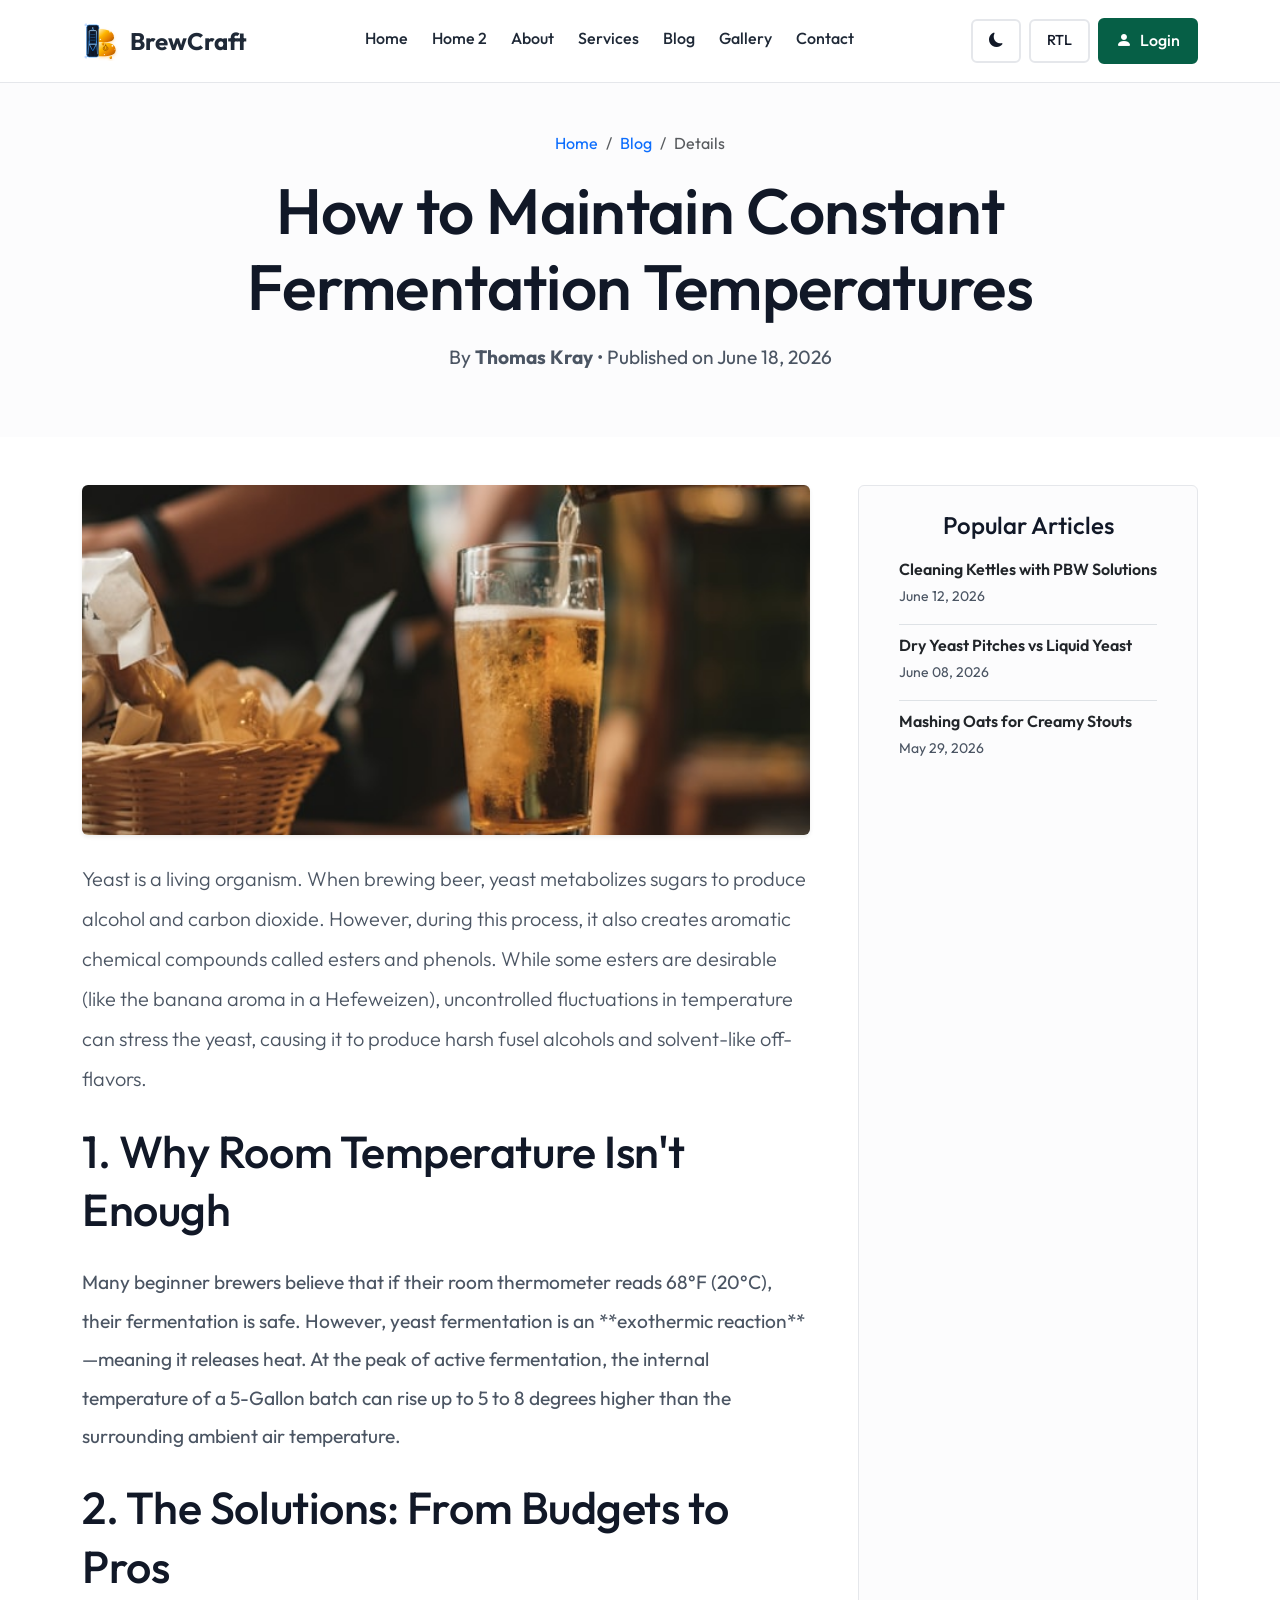
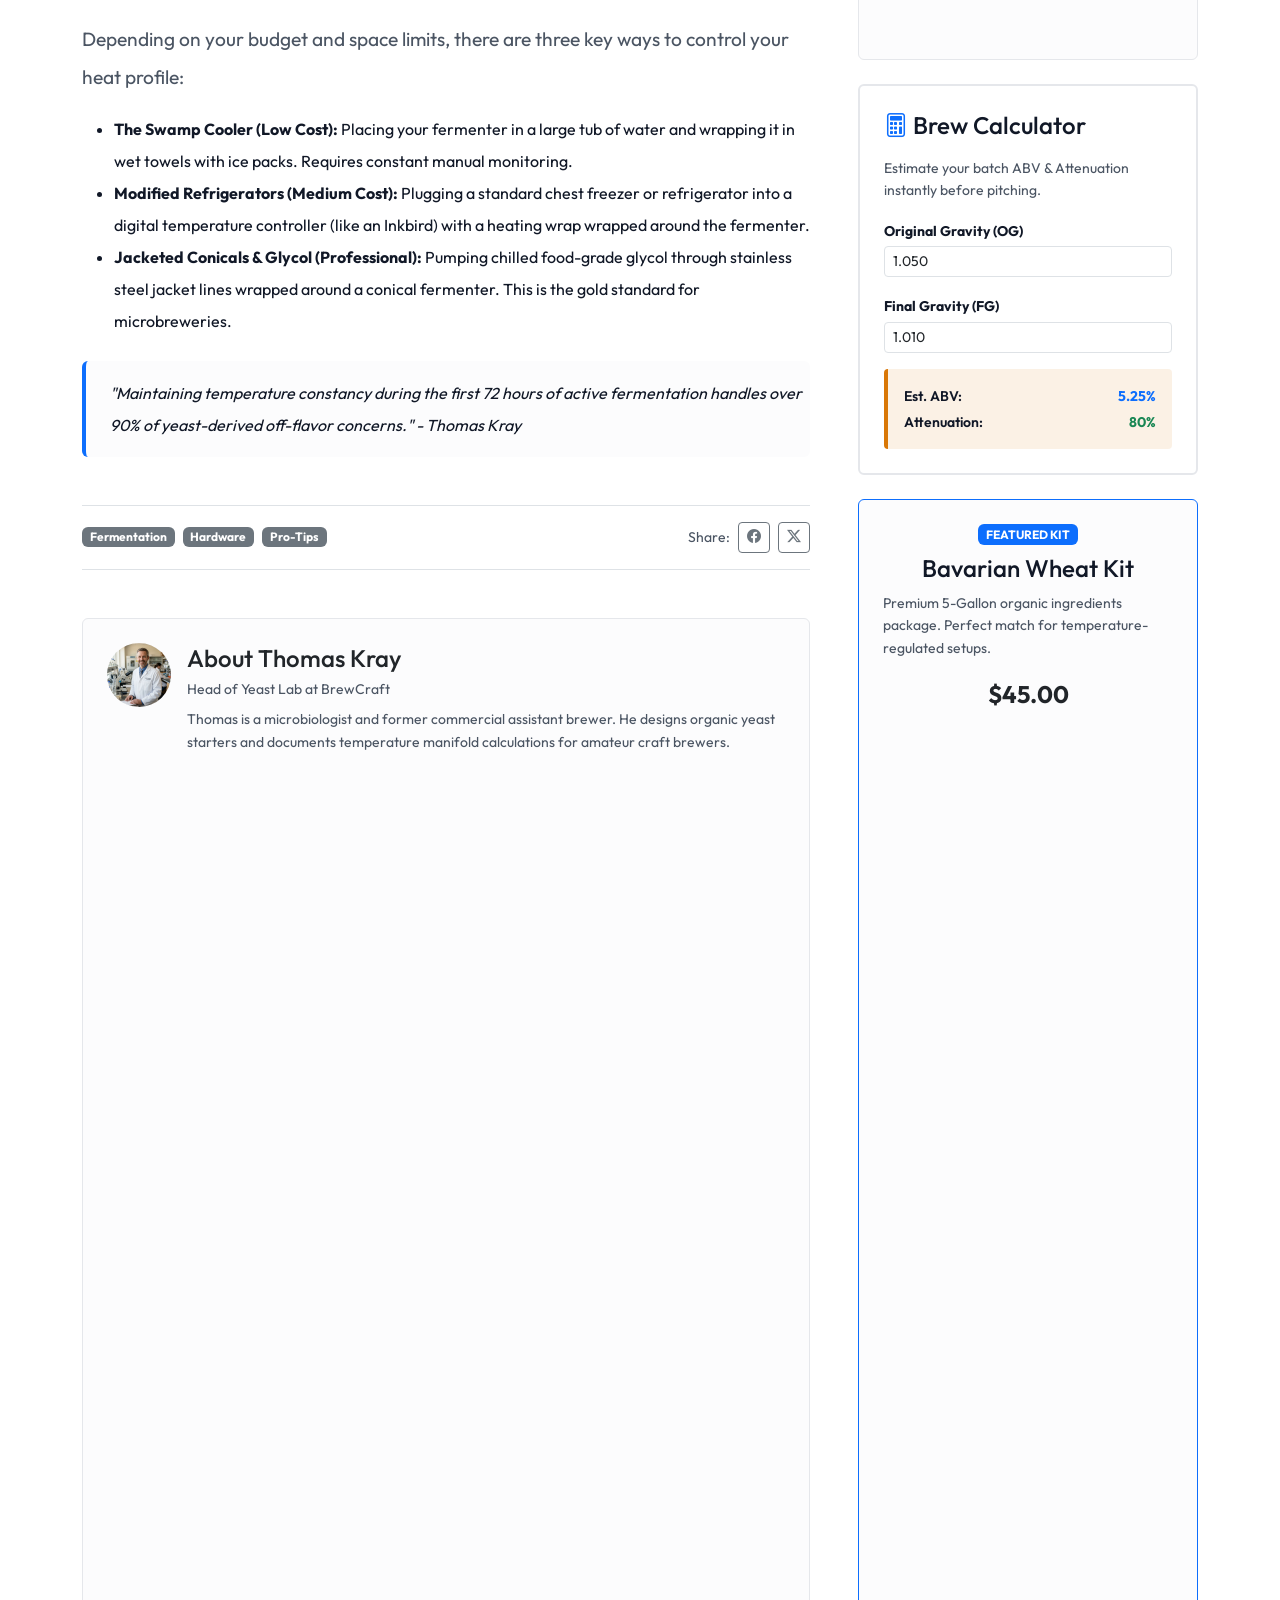
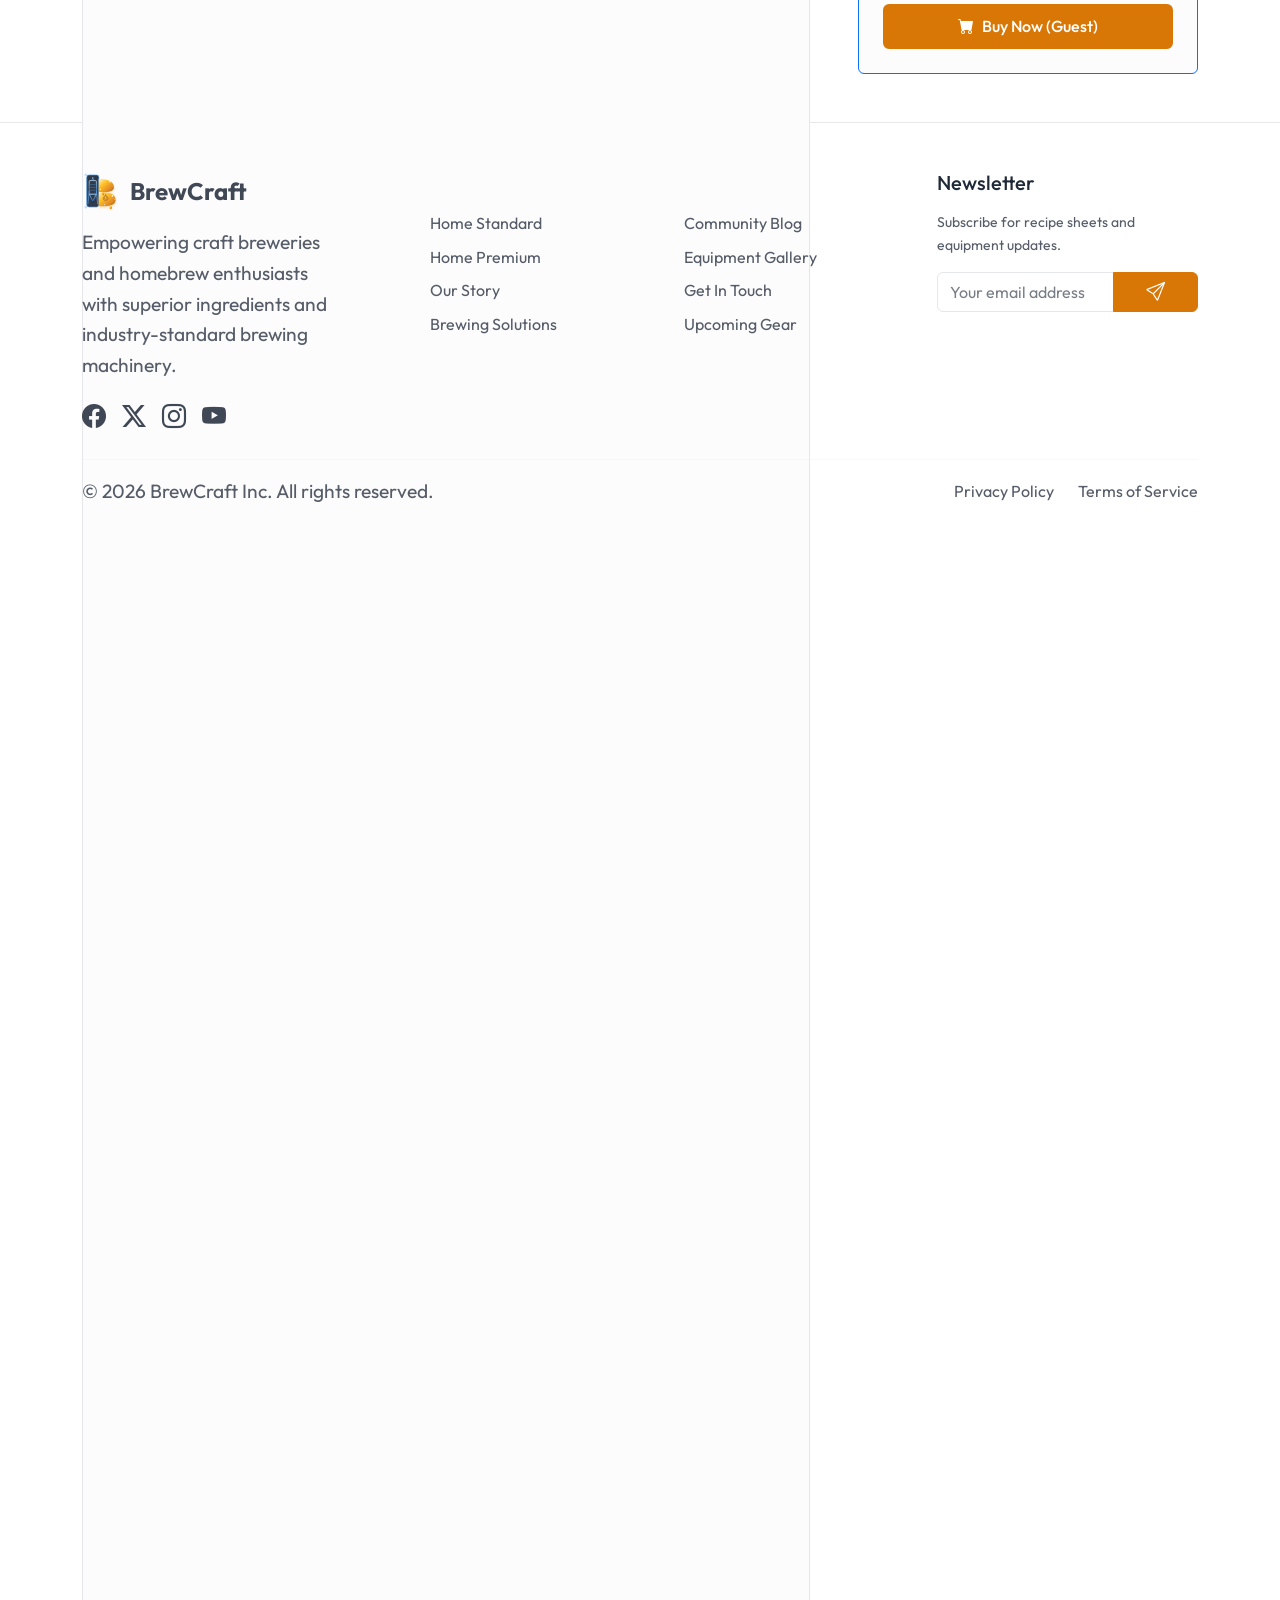
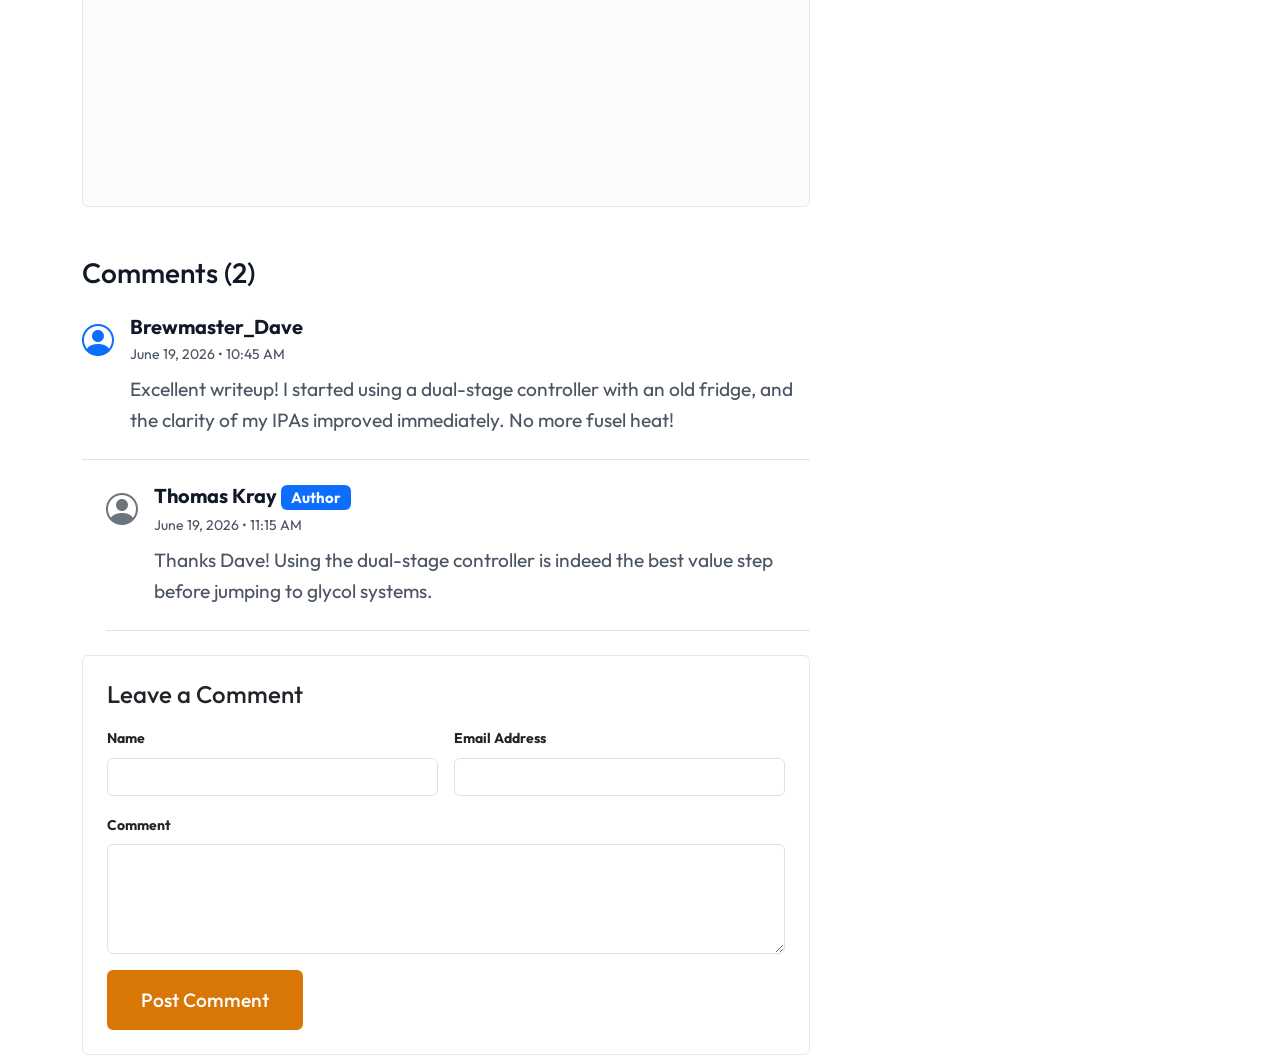
<file: blog-details.html>
<!DOCTYPE html>
<html lang="en" data-theme="light" dir="ltr">

<head>
  <meta charset="UTF-8">
  <meta name="viewport" content="width=device-width, initial-scale=1.0">
  <meta name="description"
    content="Read the full article: How to Maintain Constant Fermentation Temperatures. Get expert guidelines on cooling jacket setups.">
  <title>How to Maintain Constant Fermentation Temperatures - Blog Details</title>

  <!-- Bootstrap 5 CSS CDN -->
  <link id="bootstrapCSS" rel="stylesheet"
    href="https://cdn.jsdelivr.net/npm/bootstrap@5.3.2/dist/css/bootstrap.min.css">
  <link rel="stylesheet" href="https://cdn.jsdelivr.net/npm/bootstrap-icons@1.11.1/font/bootstrap-icons.css">

  <!-- Custom Stylesheets -->
  <link rel="stylesheet" href="assets/css/style.css">
  <link id="darkThemeCSS" rel="stylesheet" href="assets/css/dark-mode.css">
  <link id="rtlCSS" rel="stylesheet" href="assets/css/rtl.css" disabled>
  <link rel="icon" type="image/png" href="assets/images/favicon.png?v=1">
</head>

<body>

  <!-- Header (Navbar) -->
  <header class="sticky-top">
    <nav class="navbar navbar-expand-xl navbar-custom py-3" aria-label="Main Navigation">
      <div class="container">
        <!-- Logo -->
        <a class="navbar-brand d-flex align-items-center gap-2" href="index.html">
          <img src="assets/images/logo.svg" alt="BrewCraft Logo" width="40" height="40">
          <span class="fs-4 fw-bold" class="brand-text" style="color: var(--secondary-color);">BrewCraft</span>
        </a>

        <!-- Hamburger toggle -->
        <button class="navbar-toggler" type="button" data-bs-toggle="offcanvas" data-bs-target="#offcanvasNavbar"
          aria-controls="offcanvasNavbar" aria-label="Toggle navigation">
          <span class="navbar-toggler-icon"></span>
        </button>

        <!-- Offcanvas navigation -->
        <div class="offcanvas offcanvas-end" tabindex="-1" id="offcanvasNavbar" aria-labelledby="offcanvasNavbarLabel">
          <div class="offcanvas-header">
            <h5 class="offcanvas-title" id="offcanvasNavbarLabel" style="color: var(--secondary-color);">BrewCraft</h5>
            <button type="button" class="btn-close" data-bs-dismiss="offcanvas" aria-label="Close"></button>
          </div>
          <div class="offcanvas-body">
            <ul class="navbar-nav justify-content-center flex-grow-1 pe-3 gap-2">
              <li class="nav-item"><a class="nav-link" href="index.html">Home</a></li>
              <li class="nav-item"><a class="nav-link" href="home-2.html">Home 2</a></li>
              <li class="nav-item"><a class="nav-link" href="about.html">About</a></li>
              <li class="nav-item"><a class="nav-link" href="services.html">Services</a></li>

              <li class="nav-item"><a class="nav-link" href="blog.html">Blog</a></li>
              <li class="nav-item"><a class="nav-link" href="gallery.html">Gallery</a></li>

              <li class="nav-item"><a class="nav-link" href="contact.html">Contact</a></li>
            </ul>

            <div class="d-flex align-items-center gap-2 mt-3 mt-xl-0 flex-nowrap">
              <button id="themeToggle" class="toggle-btn" aria-label="Toggle Dark Mode">
                <i class="bi bi-moon-fill" aria-hidden="true"></i>
              </button>
              <button id="rtlToggle" class="toggle-btn" aria-label="Toggle Right to Left Layout">
                <span>RTL</span>
              </button>
              <a href="login.html" class="btn-custom btn-custom-secondary px-3 py-2 fs-6">
                <i class="bi bi-person-fill"></i> Login
              </a>
            </div>
          </div>
        </div>

      </div>
    </nav>
  </header>

  <main>
    <!-- Breadcrumb & Header Title -->
    <section class="py-5 bg-light-subtle" aria-label="Article header">
      <div class="container text-center">
        <nav aria-label="breadcrumb">
          <ol class="breadcrumb justify-content-center">
            <li class="breadcrumb-item"><a href="index.html" class="text-decoration-none">Home</a></li>
            <li class="breadcrumb-item"><a href="blog.html" class="text-decoration-none">Blog</a></li>
            <li class="breadcrumb-item active" aria-current="page">Details</li>
          </ol>
        </nav>
        <h1 class="h2 mb-3">How to Maintain Constant Fermentation Temperatures</h1>
        <p class="text-muted">By <strong>Thomas Kray</strong> &bull; Published on June 18, 2026</p>
      </div>
    </section>

    <!-- Main Content & Share Panel (Section 1) -->
    <section class="py-5" aria-label="Article content">
      <div class="container">
        <div class="row g-5">
          <!-- Article text -->
          <div class="col-lg-8">
            <article class="lh-lg">
              <img src="assets/images/hydrometer-gravity.webp" alt="Fermentation Temperature Control"
                class="img-fluid rounded mb-4 shadow-sm w-100 object-fit-cover" style="height: 350px;">
              <p class="lead">Yeast is a living organism. When brewing beer, yeast metabolizes sugars to produce alcohol
                and carbon dioxide. However, during this process, it also creates aromatic chemical compounds called
                esters and phenols. While some esters are desirable (like the banana aroma in a Hefeweizen),
                uncontrolled fluctuations in temperature can stress the yeast, causing it to produce harsh fusel
                alcohols and solvent-like off-flavors.</p>

              <h2 class="h3 my-4">1. Why Room Temperature Isn't Enough</h2>
              <p>Many beginner brewers believe that if their room thermometer reads 68&deg;F (20&deg;C), their
                fermentation is safe. However, yeast fermentation is an **exothermic reaction**&mdash;meaning it
                releases heat. At the peak of active fermentation, the internal temperature of a 5-Gallon batch can rise
                up to 5 to 8 degrees higher than the surrounding ambient air temperature.</p>

              <h2 class="h3 my-4">2. The Solutions: From Budgets to Pros</h2>
              <p>Depending on your budget and space limits, there are three key ways to control your heat profile:</p>
              <ul>
                <li><strong>The Swamp Cooler (Low Cost):</strong> Placing your fermenter in a large tub of water and
                  wrapping it in wet towels with ice packs. Requires constant manual monitoring.</li>
                <li><strong>Modified Refrigerators (Medium Cost):</strong> Plugging a standard chest freezer or
                  refrigerator into a digital temperature controller (like an Inkbird) with a heating wrap wrapped
                  around the fermenter.</li>
                <li><strong>Jacketed Conicals & Glycol (Professional):</strong> Pumping chilled food-grade glycol
                  through stainless steel jacket lines wrapped around a conical fermenter. This is the gold standard for
                  microbreweries.</li>
              </ul>

              <blockquote
                class="border-start border-primary border-4 ps-4 my-4 fst-italic bg-light-subtle py-3 rounded-2">
                "Maintaining temperature constancy during the first 72 hours of active fermentation handles over 90% of
                yeast-derived off-flavor concerns." - Thomas Kray
              </blockquote>
            </article>

            <!-- Share Buttons & Tag Section -->
            <div
              class="d-flex flex-wrap justify-content-between align-items-center border-top border-bottom py-3 my-5 gap-3">
              <div class="d-flex gap-2">
                <span class="badge bg-secondary">Fermentation</span>
                <span class="badge bg-secondary">Hardware</span>
                <span class="badge bg-secondary">Pro-Tips</span>
              </div>
              <div class="d-flex align-items-center gap-2">
                <span class="small text-muted">Share:</span>
                <a href="#" class="btn btn-sm btn-outline-secondary" aria-label="Share on Facebook"><i
                    class="bi bi-facebook"></i></a>
                <a href="#" class="btn btn-sm btn-outline-secondary" aria-label="Share on X"><i
                    class="bi bi-twitter-x"></i></a>
              </div>
            </div>

            <!-- Author Box -->
            <div class="card card-custom p-4 align-items-stretch text-start bg-light-subtle mb-5">
              <div class="d-flex flex-column flex-sm-row align-items-center align-items-sm-start gap-3">
                <img src="assets/images/team-2.webp" alt="Thomas Kray" class="rounded-circle"
                  style="width: 64px; height: 64px; object-fit: cover;">
                <div>
                  <h3 class="fs-4 mb-1 text-start">About Thomas Kray</h3>
                  <p class="small text-muted mb-2">Head of Yeast Lab at BrewCraft</p>
                  <p class="small mb-0">Thomas is a microbiologist and former commercial assistant brewer. He designs
                    organic yeast starters and documents temperature manifold calculations for amateur craft brewers.
                  </p>
                </div>
              </div>
            </div>

            <!-- Comments Section -->
            <div class="mb-5" aria-label="User comments section">
              <h3 class="fs-3 mb-4">Comments (2)</h3>

              <!-- Comment 1 -->
              <div class="border-bottom pb-4 mb-4">
                <div class="d-flex gap-3 text-start align-items-start">
                  <i class="bi bi-person-circle fs-2 text-primary"></i>
                  <div>
                    <h5 class="mb-1 fw-bold">Brewmaster_Dave</h5>
                    <small class="text-muted d-block mb-2">June 19, 2026 &bull; 10:45 AM</small>
                    <p class="mb-0">Excellent writeup! I started using a dual-stage controller with an old fridge, and
                      the clarity of my IPAs improved immediately. No more fusel heat!</p>
                  </div>
                </div>
              </div>

              <!-- Comment 2 -->
              <div class="pb-4 mb-4 ms-4 border-bottom">
                <div class="d-flex gap-3 text-start align-items-start">
                  <i class="bi bi-person-circle fs-2 text-secondary"></i>
                  <div>
                    <h5 class="mb-1 fw-bold">Thomas Kray <span class="badge bg-primary text-white">Author</span></h5>
                    <small class="text-muted d-block mb-2">June 19, 2026 &bull; 11:15 AM</small>
                    <p class="mb-0">Thanks Dave! Using the dual-stage controller is indeed the best value step before
                      jumping to glycol systems.</p>
                  </div>
                </div>
              </div>

              <!-- Comment Form -->
              <div class="card card-custom p-4 align-items-stretch text-start mt-4">
                <h4 class="fs-4 mb-3">Leave a Comment</h4>
                <form class="needs-validation text-start" novalidate>
                  <div class="row g-3">
                    <div class="col-md-6 position-relative">
                      <label for="commentName" class="form-label small fw-bold">Name</label>
                      <input type="text" class="form-control" id="commentName" required>
                      <div class="invalid-tooltip-custom">Please enter your name.</div>
                    </div>
                    <div class="col-md-6 position-relative">
                      <label for="commentEmail" class="form-label small fw-bold">Email Address</label>
                      <input type="email" class="form-control" id="commentEmail" required>
                      <div class="invalid-tooltip-custom">Please enter a valid email.</div>
                    </div>
                    <div class="col-12 position-relative">
                      <label for="commentText" class="form-label small fw-bold">Comment</label>
                      <textarea class="form-control" id="commentText" rows="4" required></textarea>
                      <div class="invalid-tooltip-custom">Please write your comment.</div>
                    </div>
                  </div>
                  <button type="submit" class="btn-custom btn-custom-primary mt-3">Post Comment</button>
                </form>
              </div>
            </div>

          </div>

          <!-- Blog Sidebar -->
          <div class="col-lg-4 d-flex flex-column gap-4">
            <!-- Popular Articles -->
            <div class="card-custom p-4 bg-light-subtle text-start align-items-stretch w-100">
              <h3 class="fs-4 mb-3">Popular Articles</h3>
              <ul class="list-unstyled d-flex flex-column gap-3 mb-0">
                <li>
                  <a href="blog-details.html" class="text-decoration-none fw-semibold text-dark d-block">Cleaning
                    Kettles with PBW Solutions</a>
                  <small class="text-muted">June 12, 2026</small>
                </li>
                <li class="border-top pt-2">
                  <a href="blog-details.html" class="text-decoration-none fw-semibold text-dark d-block">Dry Yeast
                    Pitches vs Liquid Yeast</a>
                  <small class="text-muted">June 08, 2026</small>
                </li>
                <li class="border-top pt-2">
                  <a href="blog-details.html" class="text-decoration-none fw-semibold text-dark d-block">Mashing Oats
                    for Creamy Stouts</a>
                  <small class="text-muted">May 29, 2026</small>
                </li>
              </ul>
            </div>

            <!-- Interactive Brewing Calculator Widget -->
            <div class="brew-calc-card text-start align-items-stretch w-100">
              <h3 class="fs-4 mb-3"><i class="bi bi-calculator text-primary"></i> Brew Calculator</h3>
              <p class="small text-muted mb-3">Estimate your batch ABV & Attenuation instantly before pitching.</p>

              <div class="mb-3">
                <label for="calc-og" class="form-label small fw-bold mb-1">Original Gravity (OG)</label>
                <input type="number" step="0.001" class="form-control form-control-sm" id="calc-og" value="1.050"
                  min="1.000" max="1.150">
              </div>
              <div class="mb-3">
                <label for="calc-fg" class="form-label small fw-bold mb-1">Final Gravity (FG)</label>
                <input type="number" step="0.001" class="form-control form-control-sm" id="calc-fg" value="1.010"
                  min="1.000" max="1.150">
              </div>

              <div class="brew-calc-result d-flex flex-column gap-1">
                <div class="d-flex justify-content-between">
                  <span class="small fw-semibold">Est. ABV:</span>
                  <span class="small fw-bold text-primary" id="calc-abv-result">5.25%</span>
                </div>
                <div class="d-flex justify-content-between">
                  <span class="small fw-semibold">Attenuation:</span>
                  <span class="small fw-bold text-success" id="calc-atten-result">80%</span>
                </div>
              </div>
            </div>

            <!-- Featured Equipment Promo (Direct Guest Purchase) -->
            <div
              class="card-custom border-primary bg-light-subtle text-start align-items-stretch w-100 p-4 bubble-card">
              <!-- Visual bubbles container -->
              <div class="bubble-container"></div>

              <div style="position: relative; z-index: 2;">
                <span class="badge bg-primary text-white mb-2">FEATURED KIT</span>
                <h3 class="fs-4 mb-2">Bavarian Wheat Kit</h3>
                <p class="small text-muted mb-3">Premium 5-Gallon organic ingredients package. Perfect match for
                  temperature-regulated setups.</p>
                <div class="fs-4 fw-bold text-dark mb-3">$45.00</div>
                <div class="card-custom-cta p-0 mt-2">
                  <button type="button" class="btn-custom btn-custom-primary w-100 fs-6 py-2" data-bs-toggle="modal"
                    data-bs-target="#guestCheckoutModal">
                    <i class="bi bi-cart-fill"></i> Buy Now (Guest)
                  </button>
                </div>
              </div>
            </div>
          </div>
        </div>
      </div>
    </section>
  </main>

  <!-- Footer -->
  <footer class="bg-dark text-light pt-5 pb-3" aria-label="Footer Navigation">
    <div class="container">
      <div class="row g-4 mb-4 justify-content-between">
        <!-- Column 1: Logo & Motto -->
        <div class="col-md-6 col-xl-3 text-center text-md-start">
          <a class="d-inline-flex align-items-center gap-2 mb-3 text-decoration-none" href="index.html">
            <img src="assets/images/logo.svg" alt="BrewCraft Logo" width="40" height="40">
            <span class="fs-4 fw-bold text-white brand-text">BrewCraft</span>
          </a>
          <p class="text-light-emphasis mb-3">Empowering craft breweries and homebrew enthusiasts with superior
            ingredients and industry-standard brewing machinery.</p>
          <div class="d-flex gap-3 justify-content-center justify-content-lg-start mt-3">
            <a href="#" class="text-white fs-4" aria-label="Facebook"><i class="bi bi-facebook"></i></a>
            <a href="#" class="text-white fs-4" aria-label="Twitter"><i class="bi bi-twitter-x"></i></a>
            <a href="#" class="text-white fs-4" aria-label="Instagram"><i class="bi bi-instagram"></i></a>
            <a href="#" class="text-white fs-4" aria-label="YouTube"><i class="bi bi-youtube"></i></a>
          </div>
        </div>

        <!-- Column 2: Quick Links -->
        <div class="col-sm-6 col-md-3 col-xl-2 text-center text-md-start">
          <h5 class="text-white mb-3">Quick Links</h5>
          <ul class="list-unstyled d-flex flex-column gap-2">
            <li><a href="index.html" class="text-light-emphasis text-decoration-none">Home Standard</a></li>
            <li><a href="home-2.html" class="text-light-emphasis text-decoration-none">Home Premium</a></li>
            <li><a href="about.html" class="text-light-emphasis text-decoration-none">Our Story</a></li>
            <li><a href="services.html" class="text-light-emphasis text-decoration-none">Brewing Solutions</a></li>
          </ul>
        </div>

        <!-- Column 3: Resources -->
        <div class="col-sm-6 col-md-3 col-xl-2 text-center text-md-start">
          <h5 class="text-white mb-3">Resources</h5>
          <ul class="list-unstyled d-flex flex-column gap-2">
            <li><a href="blog.html" class="text-light-emphasis text-decoration-none">Community Blog</a></li>
            <li><a href="gallery.html" class="text-light-emphasis text-decoration-none">Equipment Gallery</a></li>
            <li><a href="contact.html" class="text-light-emphasis text-decoration-none">Get In Touch</a></li>
            <li><a href="coming-soon.html" class="text-light-emphasis text-decoration-none">Upcoming Gear</a></li>
          </ul>
        </div>


        <!-- Column 5: Newsletter -->
        <div class="col-md-6 col-xl-3 text-center text-md-start">
          <h5 class="text-white mb-3">Newsletter</h5>
          <p class="text-light-emphasis small mb-3">Subscribe for recipe sheets and equipment updates.</p>
          <form class="needs-validation" novalidate>
            <div class="input-group mb-2">
              <input type="email" class="form-control bg-transparent subscribe-input"
                placeholder="Your email address" aria-label="Your email address" required>
              <button class="btn btn-custom btn-custom-primary btn-subscribe" type="submit">
                <i class="bi bi-send"></i>
              </button>
            </div>
          </form>
        </div>
      </div>

      <hr class="border-secondary">

      <!-- Bottom Bar -->
      <div class="d-flex flex-column flex-md-row justify-content-between align-items-center gap-3">
        <p class="mb-0 text-light-emphasis text-center text-md-start">&copy; 2026 BrewCraft Inc. All rights reserved.
        </p>
        <div class="d-flex gap-4">
          <a href="#" class="text-light-emphasis text-decoration-none">Privacy Policy</a>
          <a href="#" class="text-light-emphasis text-decoration-none">Terms of Service</a>
        </div>
      </div>
    </div>
  </footer>

  <!-- Back to Top -->
  <button id="backToTop" class="show-on-scroll" aria-label="Back to Top">
    <i class="bi bi-chevron-up fs-4"></i>
  </button>

  <!-- Guest Checkout Modal -->
  <div class="modal fade" id="guestCheckoutModal" tabindex="-1" aria-labelledby="guestCheckoutModalLabel"
    aria-hidden="true">
    <div class="modal-dialog modal-dialog-centered">
      <div class="modal-content modal-custom-content">
        <div class="modal-header border-bottom border-secondary-subtle">
          <h5 class="modal-title fw-bold" id="guestCheckoutModalLabel"><i class="bi bi-cart4 text-primary"></i> Guest
            Checkout</h5>
          <button type="button" class="btn-close" data-bs-dismiss="modal" aria-label="Close"></button>
        </div>
        <div class="modal-body text-start">
          <p class="small text-muted mb-4">No account needed. Enter your shipping address and contact info to request
            this ingredient kit.</p>
          <form class="needs-validation" novalidate>
            <div class="mb-3 position-relative">
              <label for="checkoutName" class="form-label small fw-bold">Full Name</label>
              <input type="text" class="form-control form-control-sm" id="checkoutName" required>
              <div class="invalid-tooltip-custom">Please enter your name.</div>
            </div>
            <div class="mb-3 position-relative">
              <label for="checkoutEmail" class="form-label small fw-bold">Email Address</label>
              <input type="email" class="form-control form-control-sm" id="checkoutEmail" required>
              <div class="invalid-tooltip-custom">Please enter a valid email.</div>
            </div>
            <div class="mb-3 position-relative">
              <label for="checkoutAddress" class="form-label small fw-bold">Shipping Address</label>
              <input type="text" class="form-control form-control-sm" id="checkoutAddress" required>
              <div class="invalid-tooltip-custom">Please enter shipping address.</div>
            </div>
            <div class="modal-footer border-top border-secondary-subtle px-0 pb-0 mt-4">
              <button type="button" class="btn-custom btn-custom-outline fs-6 py-2 px-3"
                data-bs-dismiss="modal">Cancel</button>
              <button type="submit" class="btn-custom btn-custom-primary fs-6 py-2 px-4">Place Order</button>
            </div>
          </form>
        </div>
      </div>
    </div>
  </div>

  <script src="https://cdn.jsdelivr.net/npm/bootstrap@5.3.2/dist/js/bootstrap.bundle.min.js"></script>
  <script src="assets/js/main.js"></script>
</body>

</html>
</file>
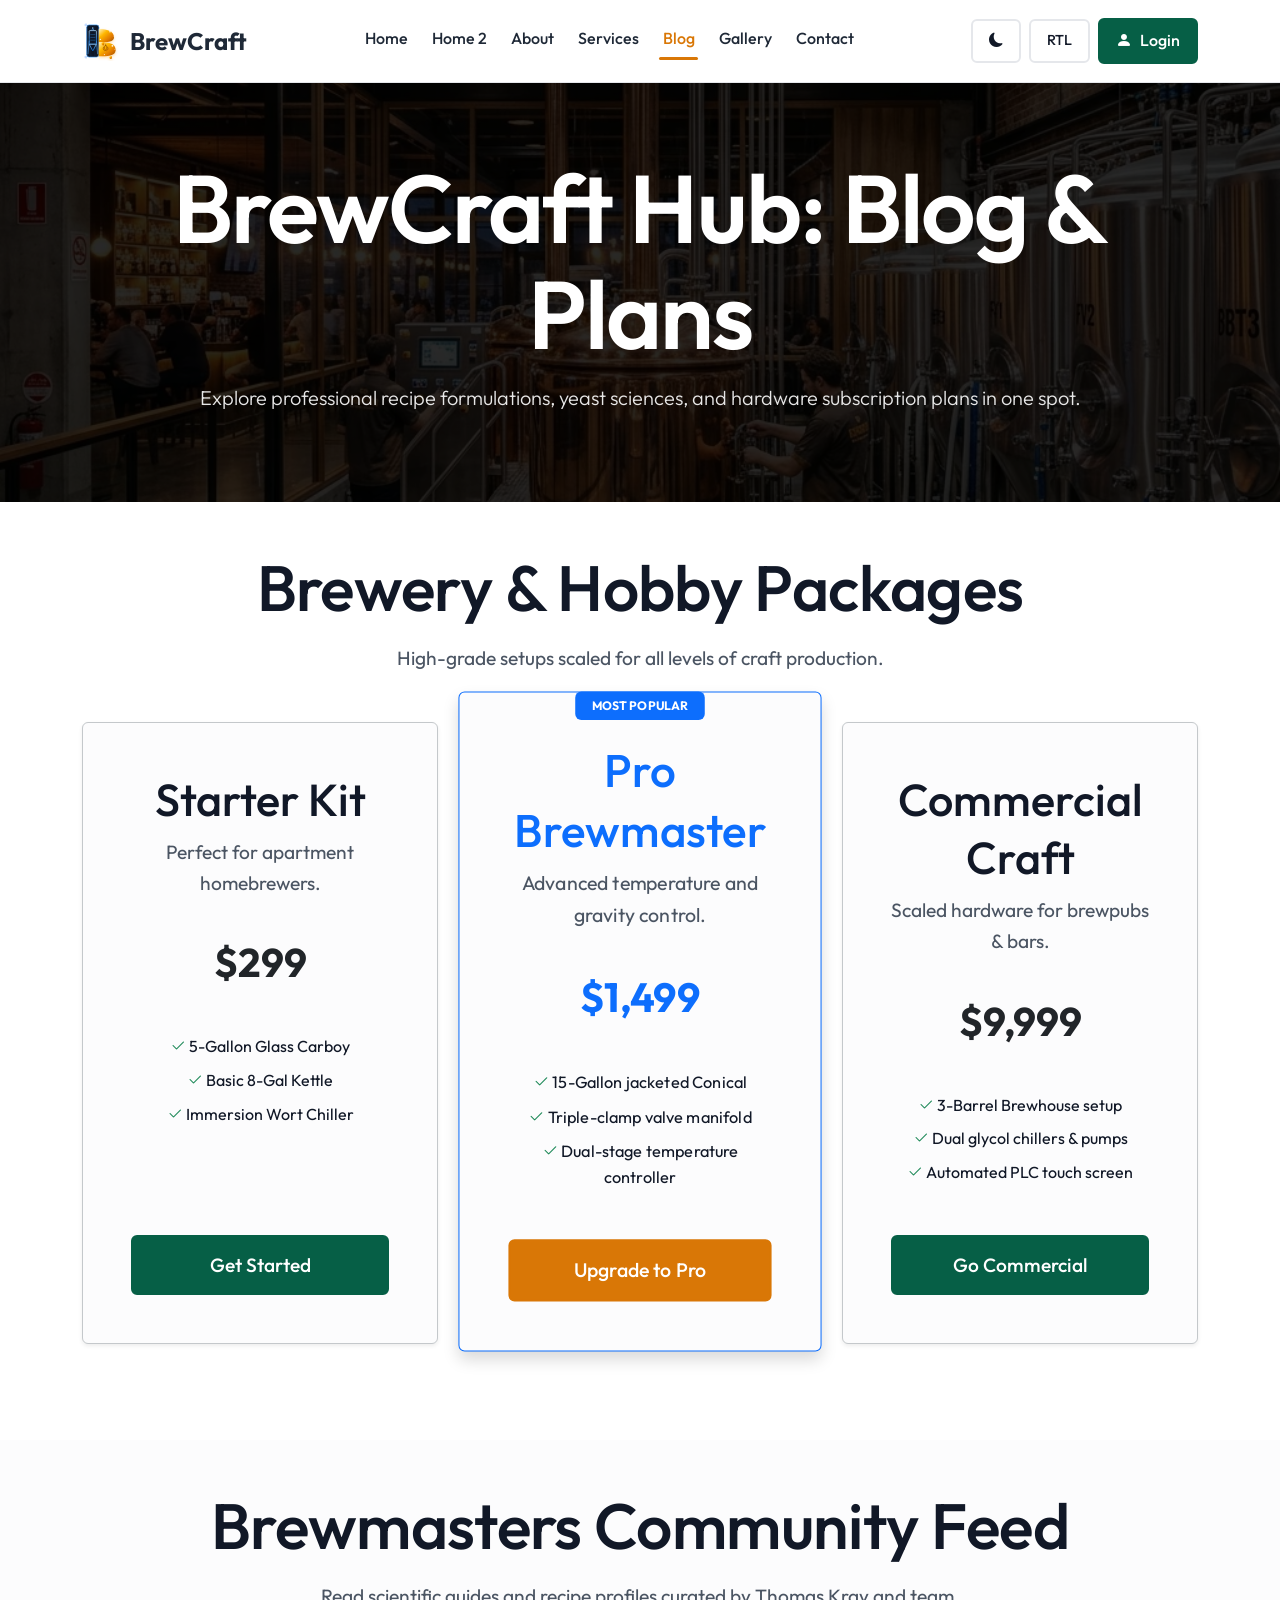
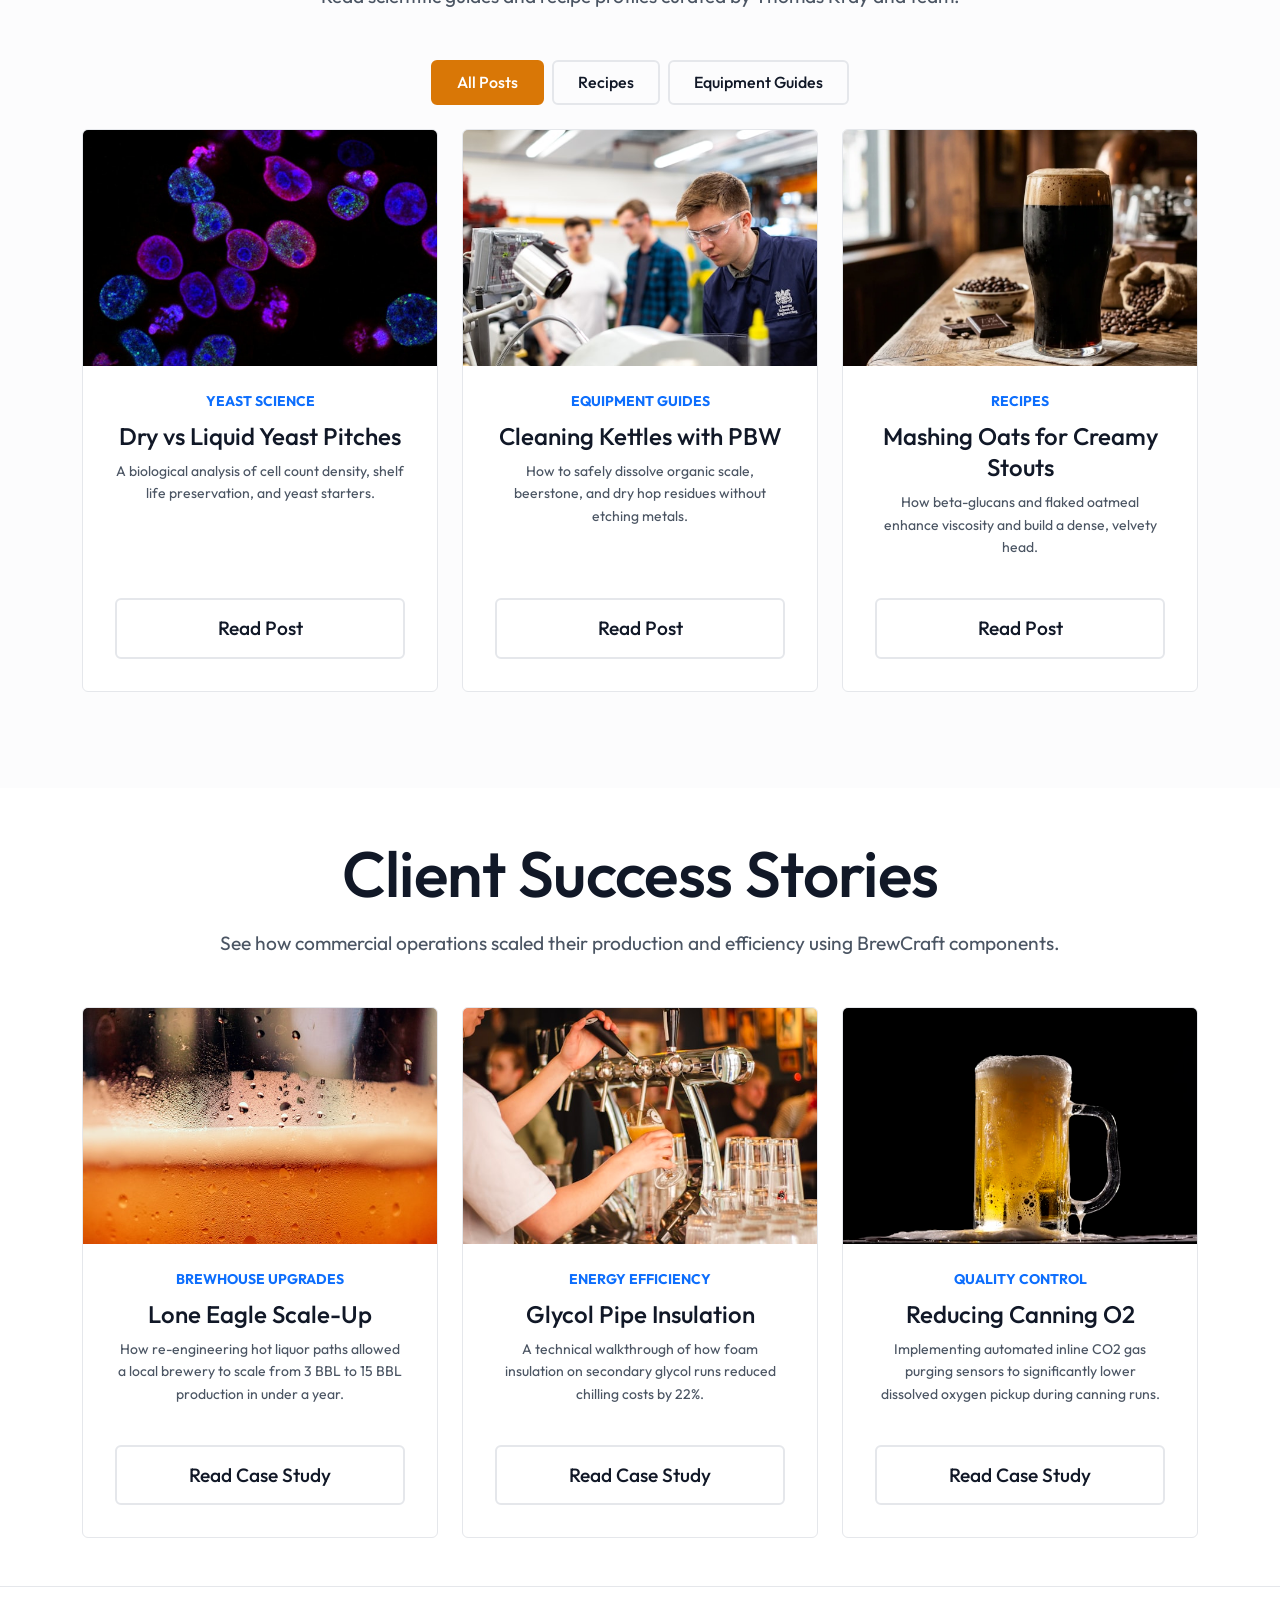
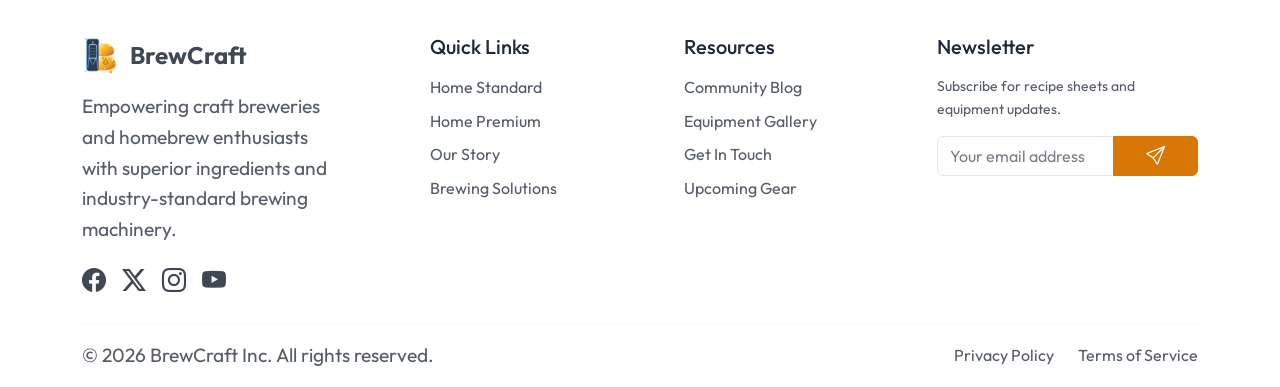
<file: blog.html>
<!DOCTYPE html>
<html lang="en" data-theme="light" dir="ltr">

<head>
  <meta charset="UTF-8">
  <meta name="viewport" content="width=device-width, initial-scale=1.0">
  <meta name="description"
    content="Explore BrewCraft community recipes, yeast science blogs, and pricing plans for amateur and commercial setups.">
  <title>Blog & Pricing - BrewCraft</title>

  <!-- Bootstrap 5 CSS CDN -->
  <link id="bootstrapCSS" rel="stylesheet"
    href="https://cdn.jsdelivr.net/npm/bootstrap@5.3.2/dist/css/bootstrap.min.css">
  <link rel="stylesheet" href="https://cdn.jsdelivr.net/npm/bootstrap-icons@1.11.1/font/bootstrap-icons.css">

  <!-- Custom Stylesheets -->
  <link rel="stylesheet" href="assets/css/style.css">
  <link id="darkThemeCSS" rel="stylesheet" href="assets/css/dark-mode.css">
  <link id="rtlCSS" rel="stylesheet" href="assets/css/rtl.css" disabled>
  <link rel="icon" type="image/png" href="assets/images/favicon.png?v=1">
</head>

<body>

  <!-- Header (Navbar) -->
  <header class="sticky-top">
    <nav class="navbar navbar-expand-xl navbar-custom py-3" aria-label="Main Navigation">
      <div class="container">
        <!-- Logo -->
        <a class="navbar-brand d-flex align-items-center gap-2" href="index.html">
          <img src="assets/images/logo.svg" alt="BrewCraft Logo" width="40" height="40">
          <span class="fs-4 fw-bold" class="brand-text" style="color: var(--secondary-color);">BrewCraft</span>
        </a>

        <!-- Hamburger toggle -->
        <button class="navbar-toggler" type="button" data-bs-toggle="offcanvas" data-bs-target="#offcanvasNavbar"
          aria-controls="offcanvasNavbar" aria-label="Toggle navigation">
          <span class="navbar-toggler-icon"></span>
        </button>

        <!-- Offcanvas navigation -->
        <div class="offcanvas offcanvas-end" tabindex="-1" id="offcanvasNavbar" aria-labelledby="offcanvasNavbarLabel">
          <div class="offcanvas-header">
            <h5 class="offcanvas-title" id="offcanvasNavbarLabel" style="color: var(--secondary-color);">BrewCraft</h5>
            <button type="button" class="btn-close" data-bs-dismiss="offcanvas" aria-label="Close"></button>
          </div>
          <div class="offcanvas-body">
            <ul class="navbar-nav justify-content-center flex-grow-1 pe-3 gap-2">
              <li class="nav-item"><a class="nav-link" href="index.html">Home</a></li>
              <li class="nav-item"><a class="nav-link" href="home-2.html">Home 2</a></li>
              <li class="nav-item"><a class="nav-link" href="about.html">About</a></li>
              <li class="nav-item"><a class="nav-link" href="services.html">Services</a></li>
              <li class="nav-item"><a class="nav-link" href="blog.html">Blog</a></li>
              <li class="nav-item"><a class="nav-link" href="gallery.html">Gallery</a></li>
              <li class="nav-item"><a class="nav-link" href="contact.html">Contact</a></li>
            </ul>

            <div class="d-flex align-items-center gap-2 mt-3 mt-xl-0 flex-nowrap">
              <button id="themeToggle" class="toggle-btn" aria-label="Toggle Dark Mode">
                <i class="bi bi-moon-fill" aria-hidden="true"></i>
              </button>
              <button id="rtlToggle" class="toggle-btn" aria-label="Toggle Right to Left Layout">
                <span>RTL</span>
              </button>
              <a href="login.html" class="btn-custom btn-custom-secondary px-3 py-2 fs-6">
                <i class="bi bi-person-fill"></i> Login
              </a>
            </div>
          </div>
        </div>

      </div>
    </nav>
  </header>

  <main>
    <!-- Inner Hero -->
    <section class="inner-hero py-5 text-center bg-secondary"
      style="background-image: linear-gradient(rgba(0,0,0,0.6), rgba(0,0,0,0.6)), url('assets/images/inner-hero-bg.webp');"
      aria-labelledby="blog-hero-title">
      <div class="container py-4">
        <h1 id="blog-hero-title" class="text-white mb-3">BrewCraft Hub: Blog & Plans</h1>
        <p class="lead text-light max-width-md mx-auto">Explore professional recipe formulations, yeast sciences, and
          hardware subscription plans in one spot.</p>
      </div>
    </section>

    <!-- Pricing Cards Block (Part 1 of the page) -->
    <section class="py-5" aria-label="Subscription plans pricing">
      <div class="container">
        <div class="text-center mb-5">
          <h2 class="mb-3">Brewery & Hobby Packages</h2>
          <p class="text-muted">High-grade setups scaled for all levels of craft production.</p>
        </div>
        <div class="row g-4 align-items-stretch mb-5 justify-content-center">

          <!-- Plan 1 -->
          <div class="col-xl-4 col-md-6">
            <div class="card-custom pricing-card border-secondary-subtle p-5 bg-light-subtle shadow-sm h-100">
              <h3 class="mb-2">Starter Kit</h3>
              <p class="text-muted">Perfect for apartment homebrewers.</p>
              <div class="fs-1 fw-bold text-dark my-3">$299</div>
              <ul class="list-unstyled my-4 text-center w-100 d-flex flex-column gap-2">
                <li><i class="bi bi-check2 text-success"></i> 5-Gallon Glass Carboy</li>
                <li><i class="bi bi-check2 text-success"></i> Basic 8-Gal Kettle</li>
                <li><i class="bi bi-check2 text-success"></i> Immersion Wort Chiller</li>
              </ul>
              <div class="card-custom-cta">
                <a href="contact.html" class="btn-custom btn-custom-secondary w-100">Get Started</a>
              </div>
            </div>
          </div>

          <!-- Plan 2: Highlighted Popular Plan -->
          <div class="col-xl-4 col-md-6 mt-5 mt-md-0">
            <div class="card-custom pricing-card border-primary p-5 bg-light-subtle shadow h-100"
              style="transform: scale(1.02); z-index: 2;">
              <span class="badge bg-primary text-white px-3 py-2 pricing-popular-badge">MOST POPULAR</span>
              <h3 class="mb-2 text-primary">Pro Brewmaster</h3>
              <p class="text-muted">Advanced temperature and gravity control.</p>
              <div class="fs-1 fw-bold text-primary my-3">$1,499</div>
              <ul class="list-unstyled my-4 text-center w-100 d-flex flex-column gap-2">
                <li><i class="bi bi-check2 text-success"></i> 15-Gallon jacketed Conical</li>
                <li><i class="bi bi-check2 text-success"></i> Triple-clamp valve manifold</li>
                <li><i class="bi bi-check2 text-success"></i> Dual-stage temperature controller</li>
              </ul>
              <div class="card-custom-cta">
                <a href="contact.html" class="btn-custom btn-custom-primary w-100">Upgrade to Pro</a>
              </div>
            </div>
          </div>

          <!-- Plan 3 -->
          <div class="col-xl-4 col-md-6">
            <div class="card-custom pricing-card border-secondary-subtle p-5 bg-light-subtle shadow-sm h-100">
              <h3 class="mb-2">Commercial Craft</h3>
              <p class="text-muted">Scaled hardware for brewpubs & bars.</p>
              <div class="fs-1 fw-bold text-dark my-3">$9,999</div>
              <ul class="list-unstyled my-4 text-center w-100 d-flex flex-column gap-2">
                <li><i class="bi bi-check2 text-success"></i> 3-Barrel Brewhouse setup</li>
                <li><i class="bi bi-check2 text-success"></i> Dual glycol chillers & pumps</li>
                <li><i class="bi bi-check2 text-success"></i> Automated PLC touch screen</li>
              </ul>
              <div class="card-custom-cta">
                <a href="contact.html" class="btn-custom btn-custom-secondary w-100">Go Commercial</a>
              </div>
            </div>
          </div>

        </div>
      </div>
    </section>

    <!-- Blog Posts Block (Part 2 of the page) -->
    <section class="py-5 bg-light-subtle" aria-label="Blog Feed List">
      <div class="container">
        <div class="text-center mb-5">
          <h2 class="mb-3">Brewmasters Community Feed</h2>
          <p class="text-muted">Read scientific guides and recipe profiles curated by Thomas Kray and team.</p>
        </div>

        <!-- Category Filters -->
        <div class="d-flex flex-wrap justify-content-center gap-2 mb-4">
          <button class="btn-custom btn-custom-primary py-2 px-4 fs-6">All Posts</button>
          <button class="btn-custom btn-custom-outline py-2 px-4 fs-6">Recipes</button>
          <button class="btn-custom btn-custom-outline py-2 px-4 fs-6">Equipment Guides</button>
        </div>

        <div class="row g-4 mb-5 justify-content-center">
          <!-- Post 1 -->
          <div class="col-xl-4 col-md-6">
            <div class="card-custom h-100">
              <img src="assets/images/yeast-culture.webp" alt="Dry vs Liquid Yeast" class="card-custom-img">
              <span class="text-primary small fw-bold mb-2">YEAST SCIENCE</span>
              <h3 class="fs-4 mb-2">Dry vs Liquid Yeast Pitches</h3>
              <p class="small text-muted">A biological analysis of cell count density, shelf life preservation, and
                yeast starters.</p>
              <div class="card-custom-cta">
                <a href="blog-details.html" class="btn-custom btn-custom-outline w-100">Read Post</a>
              </div>
            </div>
          </div>
          <!-- Post 2 -->
          <div class="col-xl-4 col-md-6">
            <div class="card-custom h-100">
              <img src="assets/images/brewery-valves.webp" alt="Cleaning Kettles with PBW" class="card-custom-img">
              <span class="text-primary small fw-bold mb-2">EQUIPMENT GUIDES</span>
              <h3 class="fs-4 mb-2">Cleaning Kettles with PBW</h3>
              <p class="small text-muted">How to safely dissolve organic scale, beerstone, and dry hop residues without
                etching metals.</p>
              <div class="card-custom-cta">
                <a href="blog-details.html" class="btn-custom btn-custom-outline w-100">Read Post</a>
              </div>
            </div>
          </div>
          <!-- Post 3 -->
          <div class="col-xl-4 col-md-6">
            <div class="card-custom h-100">
              <img src="assets/images/stout.webp" alt="Mashing Oats for Creamy Stouts" class="card-custom-img">
              <span class="text-primary small fw-bold mb-2">RECIPES</span>
              <h3 class="fs-4 mb-2">Mashing Oats for Creamy Stouts</h3>
              <p class="small text-muted">How beta-glucans and flaked oatmeal enhance viscosity and build a dense,
                velvety head.</p>
              <div class="card-custom-cta">
                <a href="blog-details.html" class="btn-custom btn-custom-outline w-100">Read Post</a>
              </div>
            </div>
          </div>
        </div>
      </div>
    </section>

    <!-- Case Studies Block (Part 3 of the page) -->
    <section class="py-5" aria-label="Brewery Case Studies">
      <div class="container">
        <div class="text-center mb-5">
          <h2 class="mb-3">Client Success Stories</h2>
          <p class="text-muted">See how commercial operations scaled their production and efficiency using BrewCraft
            components.</p>
        </div>
        <div class="row g-4 justify-content-center">
          <!-- Case 1 -->
          <div class="col-xl-4 col-md-6">
            <div class="card-custom h-100">
              <img src="assets/images/brewhouse-vessel.webp" alt="Lone Eagle Brewhouse Expansion"
                class="card-custom-img">
              <span class="text-primary small fw-bold mb-2">BREWHOUSE UPGRADES</span>
              <h3 class="fs-4 mb-2">Lone Eagle Scale-Up</h3>
              <p class="small text-muted">How re-engineering hot liquor paths allowed a local brewery to scale from 3
                BBL to 15 BBL production in under a year.</p>
              <div class="card-custom-cta">
                <a href="blog-details.html" class="btn-custom btn-custom-outline w-100">Read Case Study</a>
              </div>
            </div>
          </div>
          <!-- Case 2 -->
          <div class="col-xl-4 col-md-6">
            <div class="card-custom h-100">
              <img src="assets/images/kegs-storage.webp" alt="Glycol Energy Efficiency" class="card-custom-img">
              <span class="text-primary small fw-bold mb-2">ENERGY EFFICIENCY</span>
              <h3 class="fs-4 mb-2">Glycol Pipe Insulation</h3>
              <p class="small text-muted">A technical walkthrough of how foam insulation on secondary glycol runs
                reduced chilling costs by 22%.</p>
              <div class="card-custom-cta">
                <a href="blog-details.html" class="btn-custom btn-custom-outline w-100">Read Case Study</a>
              </div>
            </div>
          </div>
          <!-- Case 3 -->
          <div class="col-xl-4 col-md-6">
            <div class="card-custom h-100">
              <img src="assets/images/canning-line.webp" alt="Consistent Canning Controls" class="card-custom-img">
              <span class="text-primary small fw-bold mb-2">QUALITY CONTROL</span>
              <h3 class="fs-4 mb-2">Reducing Canning O2</h3>
              <p class="small text-muted">Implementing automated inline CO2 gas purging sensors to significantly lower
                dissolved oxygen pickup during canning runs.</p>
              <div class="card-custom-cta">
                <a href="blog-details.html" class="btn-custom btn-custom-outline w-100">Read Case Study</a>
              </div>
            </div>
          </div>
        </div>
      </div>
    </section>
  </main>

  <!-- Footer -->
  <footer class="bg-dark text-light pt-5 pb-3" aria-label="Footer Navigation">
    <div class="container">
      <div class="row g-4 mb-4 justify-content-between">
        <!-- Column 1: Logo & Motto -->
        <div class="col-md-6 col-xl-3 text-center text-md-start">
          <a class="d-inline-flex align-items-center gap-2 mb-3 text-decoration-none" href="index.html">
            <img src="assets/images/logo.svg" alt="BrewCraft Logo" width="40" height="40">
            <span class="fs-4 fw-bold text-white brand-text">BrewCraft</span>
          </a>
          <p class="text-light-emphasis mb-3">Empowering craft breweries and homebrew enthusiasts with superior
            ingredients and industry-standard brewing machinery.</p>
          <div class="d-flex gap-3 justify-content-center justify-content-md-start">
            <a href="#" class="text-white fs-4" aria-label="Facebook"><i class="bi bi-facebook"></i></a>
            <a href="#" class="text-white fs-4" aria-label="Twitter"><i class="bi bi-twitter-x"></i></a>
            <a href="#" class="text-white fs-4" aria-label="Instagram"><i class="bi bi-instagram"></i></a>
            <a href="#" class="text-white fs-4" aria-label="YouTube"><i class="bi bi-youtube"></i></a>
          </div>
        </div>

        <!-- Column 2: Quick Links -->
        <div class="col-sm-6 col-md-3 col-xl-2 text-center text-md-start">
          <h5 class="text-white mb-3">Quick Links</h5>
          <ul class="list-unstyled d-flex flex-column gap-2">
            <li><a href="index.html" class="text-light-emphasis text-decoration-none">Home Standard</a></li>
            <li><a href="home-2.html" class="text-light-emphasis text-decoration-none">Home Premium</a></li>
            <li><a href="about.html" class="text-light-emphasis text-decoration-none">Our Story</a></li>
            <li><a href="services.html" class="text-light-emphasis text-decoration-none">Brewing Solutions</a></li>
          </ul>
        </div>

        <!-- Column 3: Resources -->
        <div class="col-sm-6 col-md-3 col-xl-2 text-center text-md-start">
          <h5 class="text-white mb-3">Resources</h5>
          <ul class="list-unstyled d-flex flex-column gap-2">
            <li><a href="blog.html" class="text-light-emphasis text-decoration-none">Community Blog</a></li>
            <li><a href="gallery.html" class="text-light-emphasis text-decoration-none">Equipment Gallery</a></li>
            <li><a href="contact.html" class="text-light-emphasis text-decoration-none">Get In Touch</a></li>
            <li><a href="coming-soon.html" class="text-light-emphasis text-decoration-none">Upcoming Gear</a></li>
          </ul>
        </div>


        <!-- Column 5: Newsletter -->
        <div class="col-md-6 col-xl-3 text-center text-md-start">
          <h5 class="text-white mb-3">Newsletter</h5>
          <p class="text-light-emphasis small mb-3">Subscribe for recipe sheets and equipment updates.</p>
          <form class="needs-validation" novalidate>
            <div class="input-group mb-2">
              <input type="email" class="form-control bg-transparent subscribe-input"
                placeholder="Your email address" aria-label="Your email address" required>
              <button class="btn btn-custom btn-custom-primary btn-subscribe" type="submit">
                <i class="bi bi-send"></i>
              </button>
            </div>
          </form>
        </div>
      </div>

      <hr class="border-secondary">

      <!-- Bottom Bar -->
      <div class="d-flex flex-column flex-md-row justify-content-between align-items-center gap-3">
        <p class="mb-0 text-light-emphasis text-center text-md-start">&copy; 2026 BrewCraft Inc. All rights reserved.
        </p>
        <div class="d-flex gap-4">
          <a href="#" class="text-light-emphasis text-decoration-none">Privacy Policy</a>
          <a href="#" class="text-light-emphasis text-decoration-none">Terms of Service</a>
        </div>
      </div>
    </div>
  </footer>

  <!-- Back to Top -->
  <button id="backToTop" class="show-on-scroll" aria-label="Back to Top">
    <i class="bi bi-chevron-up fs-4"></i>
  </button>

  <script src="https://cdn.jsdelivr.net/npm/bootstrap@5.3.2/dist/js/bootstrap.bundle.min.js"></script>
  <script src="assets/js/main.js"></script>
</body>

</html>
</file>
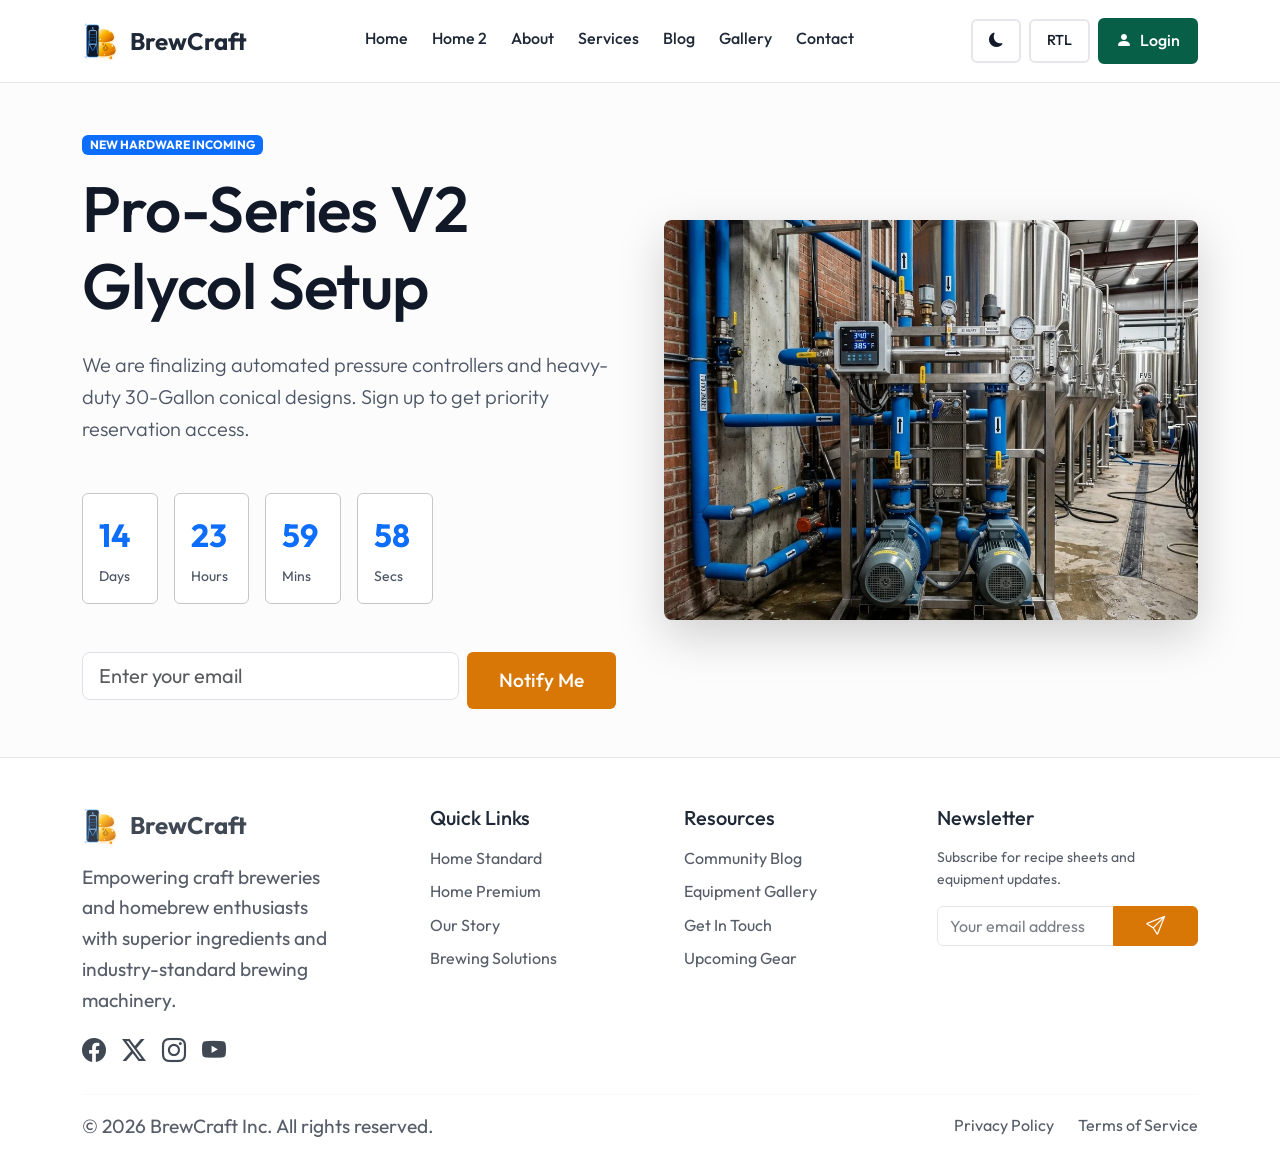
<file: coming-soon.html>
<!DOCTYPE html>
<html lang="en" data-theme="light" dir="ltr">

<head>
  <meta charset="UTF-8">
  <meta name="viewport" content="width=device-width, initial-scale=1.0">
  <meta name="description"
    content="BrewCraft new product releases are coming soon. Get ready for new custom stainless steel conical fermenters.">
  <title>Coming Soon - BrewCraft</title>

  <!-- Bootstrap 5 CSS CDN -->
  <link id="bootstrapCSS" rel="stylesheet"
    href="https://cdn.jsdelivr.net/npm/bootstrap@5.3.2/dist/css/bootstrap.min.css">
  <link rel="stylesheet" href="https://cdn.jsdelivr.net/npm/bootstrap-icons@1.11.1/font/bootstrap-icons.css">

  <!-- Custom Stylesheets -->
  <link rel="stylesheet" href="assets/css/style.css">
  <link id="darkThemeCSS" rel="stylesheet" href="assets/css/dark-mode.css">
  <link id="rtlCSS" rel="stylesheet" href="assets/css/rtl.css" disabled>
  <link rel="icon" type="image/png" href="assets/images/favicon.png?v=1">
</head>

<body class="d-flex flex-column min-vh-100 bg-light-subtle">

  <!-- Header (Navbar) -->
  <header class="sticky-top">
    <nav class="navbar navbar-expand-xl navbar-custom py-3" aria-label="Main Navigation">
      <div class="container">
        <!-- Logo -->
        <a class="navbar-brand d-flex align-items-center gap-2" href="index.html">
          <img src="assets/images/logo.svg" alt="BrewCraft Logo" width="40" height="40">
          <span class="fs-4 fw-bold" class="brand-text" style="color: var(--secondary-color);">BrewCraft</span>
        </a>

        <!-- Hamburger toggle -->
        <button class="navbar-toggler" type="button" data-bs-toggle="offcanvas" data-bs-target="#offcanvasNavbar"
          aria-controls="offcanvasNavbar" aria-label="Toggle navigation">
          <span class="navbar-toggler-icon"></span>
        </button>

        <!-- Offcanvas navigation -->
        <div class="offcanvas offcanvas-end" tabindex="-1" id="offcanvasNavbar" aria-labelledby="offcanvasNavbarLabel">
          <div class="offcanvas-header">
            <h5 class="offcanvas-title" id="offcanvasNavbarLabel" style="color: var(--secondary-color);">BrewCraft</h5>
            <button type="button" class="btn-close" data-bs-dismiss="offcanvas" aria-label="Close"></button>
          </div>
          <div class="offcanvas-body">
            <ul class="navbar-nav justify-content-center flex-grow-1 pe-3 gap-2">
              <li class="nav-item"><a class="nav-link" href="index.html">Home</a></li>
              <li class="nav-item"><a class="nav-link" href="home-2.html">Home 2</a></li>
              <li class="nav-item"><a class="nav-link" href="about.html">About</a></li>
              <li class="nav-item"><a class="nav-link" href="services.html">Services</a></li>

              <li class="nav-item"><a class="nav-link" href="blog.html">Blog</a></li>
              <li class="nav-item"><a class="nav-link" href="gallery.html">Gallery</a></li>

              <li class="nav-item"><a class="nav-link" href="contact.html">Contact</a></li>
            </ul>

            <div class="d-flex align-items-center gap-2 mt-3 mt-xl-0 flex-nowrap">
              <button id="themeToggle" class="toggle-btn" aria-label="Toggle Dark Mode">
                <i class="bi bi-moon-fill" aria-hidden="true"></i>
              </button>
              <button id="rtlToggle" class="toggle-btn" aria-label="Toggle Right to Left Layout">
                <span>RTL</span>
              </button>
              <a href="login.html" class="btn-custom btn-custom-secondary px-3 py-2 fs-6">
                <i class="bi bi-person-fill"></i> Login
              </a>
            </div>
          </div>
        </div>

      </div>
    </nav>
  </header>

  <!-- Main Countdown Container -->
  <main class="flex-grow-1 d-flex align-items-center py-5">
    <div class="container">
      <div class="row align-items-center g-5">
        <!-- Text & Countdown Column -->
        <div class="col-lg-6 text-center text-lg-start">
          <span class="badge bg-primary text-white mb-3">NEW HARDWARE INCOMING</span>
          <h1 class="h2 mb-4">Pro-Series V2 Glycol Setup</h1>
          <p class="lead text-muted mb-5">We are finalizing automated pressure controllers and heavy-duty 30-Gallon
            conical designs. Sign up to get priority reservation access.</p>

          <!-- Countdown Grid -->
          <div id="countdown-timer" class="row justify-content-center justify-content-lg-start g-3 mb-5">
            <div class="col-3 col-md-2">
              <div class="card p-3 border-secondary-subtle">
                <span id="countdown-days" class="fs-2 fw-bold text-primary">00</span>
                <small class="text-muted d-block mt-1">Days</small>
              </div>
            </div>
            <div class="col-3 col-md-2">
              <div class="card p-3 border-secondary-subtle">
                <span id="countdown-hours" class="fs-2 fw-bold text-primary">00</span>
                <small class="text-muted d-block mt-1">Hours</small>
              </div>
            </div>
            <div class="col-3 col-md-2">
              <div class="card p-3 border-secondary-subtle">
                <span id="countdown-minutes" class="fs-2 fw-bold text-primary">00</span>
                <small class="text-muted d-block mt-1">Mins</small>
              </div>
            </div>
            <div class="col-3 col-md-2">
              <div class="card p-3 border-secondary-subtle">
                <span id="countdown-seconds" class="fs-2 fw-bold text-primary">00</span>
                <small class="text-muted d-block mt-1">Secs</small>
              </div>
            </div>
          </div>

          <!-- Notification sign-up -->
          <form class="needs-validation d-flex flex-column flex-sm-row gap-2" novalidate>
            <div class="position-relative flex-grow-1 text-start">
              <label for="comingSoonEmail" class="visually-hidden">Email Address</label>
              <input type="email" class="form-control form-control-lg border bg-white text-dark" id="comingSoonEmail"
                placeholder="Enter your email" required>
              <div class="invalid-tooltip-custom">
                Please enter a valid email address.
              </div>
            </div>
            <button class="btn-custom btn-custom-primary border-0" type="submit">Notify Me</button>
          </form>
        </div>

        <!-- Visual Asset Column -->
        <div class="col-lg-6">
          <div class="position-relative overflow-hidden rounded-3 shadow-lg">
            <img src="assets/images/glycol-system.webp" alt="BrewCraft Pro-Series V2 Glycol Setup"
              class="img-fluid w-100 object-fit-cover" style="height: 400px; border-radius: 6px;">
          </div>
        </div>
      </div>
    </div>
  </main>

  <!-- Footer -->
  <footer class="bg-dark text-light pt-5 pb-3" aria-label="Footer Navigation">
    <div class="container">
      <div class="row g-4 mb-4 justify-content-between">
        <!-- Column 1: Logo & Motto -->
        <div class="col-md-6 col-xl-3 text-center text-md-start">
          <a class="d-inline-flex align-items-center gap-2 mb-3 text-decoration-none" href="index.html">
            <img src="assets/images/logo.svg" alt="BrewCraft Logo" width="40" height="40">
            <span class="fs-4 fw-bold text-white brand-text">BrewCraft</span>
          </a>
          <p class="text-light-emphasis mb-3">Empowering craft breweries and homebrew enthusiasts with superior
            ingredients and industry-standard brewing machinery.</p>
          <div class="d-flex gap-3 justify-content-center justify-content-md-start">
            <a href="#" class="text-white fs-4" aria-label="Facebook"><i class="bi bi-facebook"></i></a>
            <a href="#" class="text-white fs-4" aria-label="Twitter"><i class="bi bi-twitter-x"></i></a>
            <a href="#" class="text-white fs-4" aria-label="Instagram"><i class="bi bi-instagram"></i></a>
            <a href="#" class="text-white fs-4" aria-label="YouTube"><i class="bi bi-youtube"></i></a>
          </div>
        </div>

        <!-- Column 2: Quick Links -->
        <div class="col-sm-6 col-md-3 col-xl-2 text-center text-md-start">
          <h5 class="text-white mb-3">Quick Links</h5>
          <ul class="list-unstyled d-flex flex-column gap-2">
            <li><a href="index.html" class="text-light-emphasis text-decoration-none">Home Standard</a></li>
            <li><a href="home-2.html" class="text-light-emphasis text-decoration-none">Home Premium</a></li>
            <li><a href="about.html" class="text-light-emphasis text-decoration-none">Our Story</a></li>
            <li><a href="services.html" class="text-light-emphasis text-decoration-none">Brewing Solutions</a></li>
          </ul>
        </div>

        <!-- Column 3: Resources -->
        <div class="col-sm-6 col-md-3 col-xl-2 text-center text-md-start">
          <h5 class="text-white mb-3">Resources</h5>
          <ul class="list-unstyled d-flex flex-column gap-2">
            <li><a href="blog.html" class="text-light-emphasis text-decoration-none">Community Blog</a></li>
            <li><a href="gallery.html" class="text-light-emphasis text-decoration-none">Equipment Gallery</a></li>
            <li><a href="contact.html" class="text-light-emphasis text-decoration-none">Get In Touch</a></li>
            <li><a href="coming-soon.html" class="text-light-emphasis text-decoration-none">Upcoming Gear</a></li>
          </ul>
        </div>


        <!-- Column 5: Newsletter -->
        <div class="col-md-6 col-xl-3 text-center text-md-start">
          <h5 class="text-white mb-3">Newsletter</h5>
          <p class="text-light-emphasis small mb-3">Subscribe for recipe sheets and equipment updates.</p>
          <form class="needs-validation" novalidate>
            <div class="input-group mb-2">
              <input type="email" class="form-control bg-transparent subscribe-input"
                placeholder="Your email address" aria-label="Your email address" required>
              <button class="btn btn-custom btn-custom-primary btn-subscribe" type="submit">
                <i class="bi bi-send"></i>
              </button>
            </div>
          </form>
        </div>
      </div>

      <hr class="border-secondary">

      <!-- Bottom Bar -->
      <div class="d-flex flex-column flex-md-row justify-content-between align-items-center gap-3">
        <p class="mb-0 text-light-emphasis text-center text-md-start">&copy; 2026 BrewCraft Inc. All rights reserved.
        </p>
        <div class="d-flex gap-4">
          <a href="#" class="text-light-emphasis text-decoration-none">Privacy Policy</a>
          <a href="#" class="text-light-emphasis text-decoration-none">Terms of Service</a>
        </div>
      </div>
    </div>
  </footer>

  <!-- Back to Top -->
  <button id="backToTop" class="show-on-scroll" aria-label="Back to Top">
    <i class="bi bi-chevron-up fs-4"></i>
  </button>

  <script src="https://cdn.jsdelivr.net/npm/bootstrap@5.3.2/dist/js/bootstrap.bundle.min.js"></script>
  <script src="assets/js/main.js"></script>
</body>

</html>
</file>
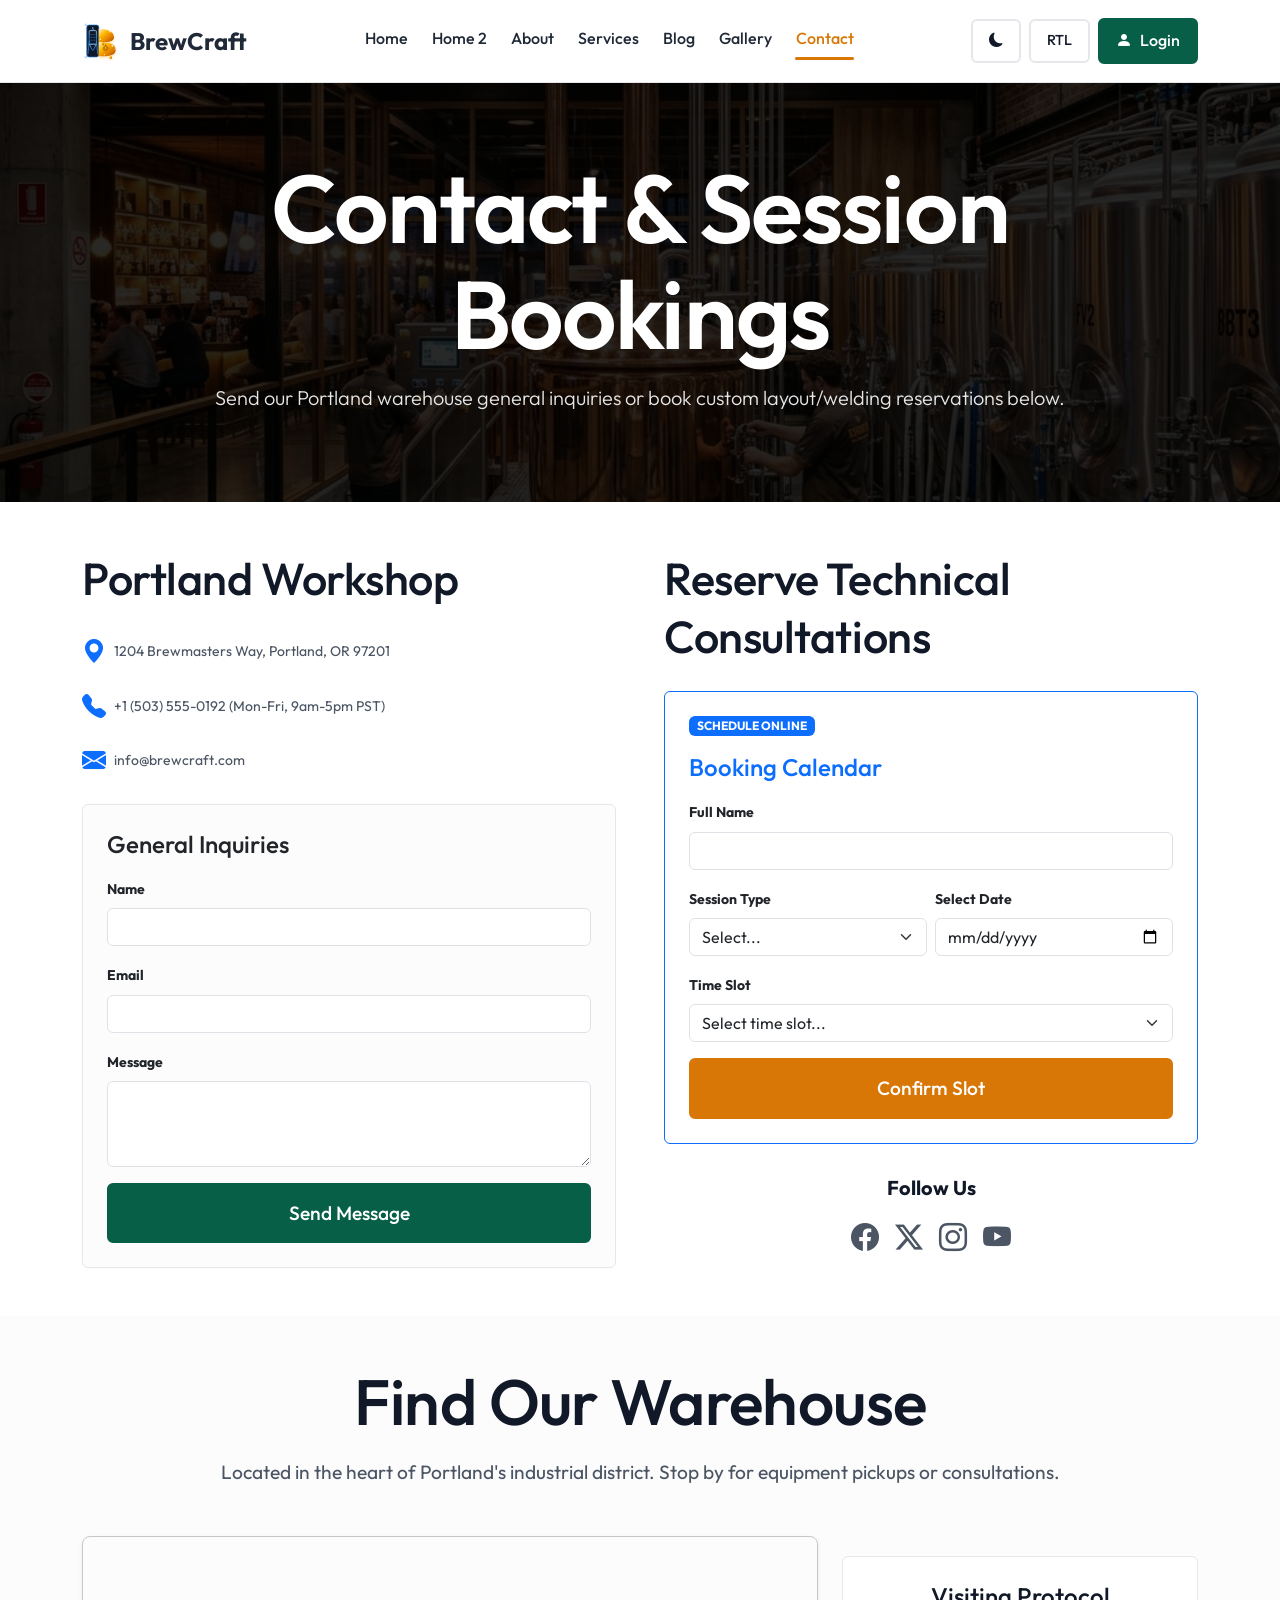
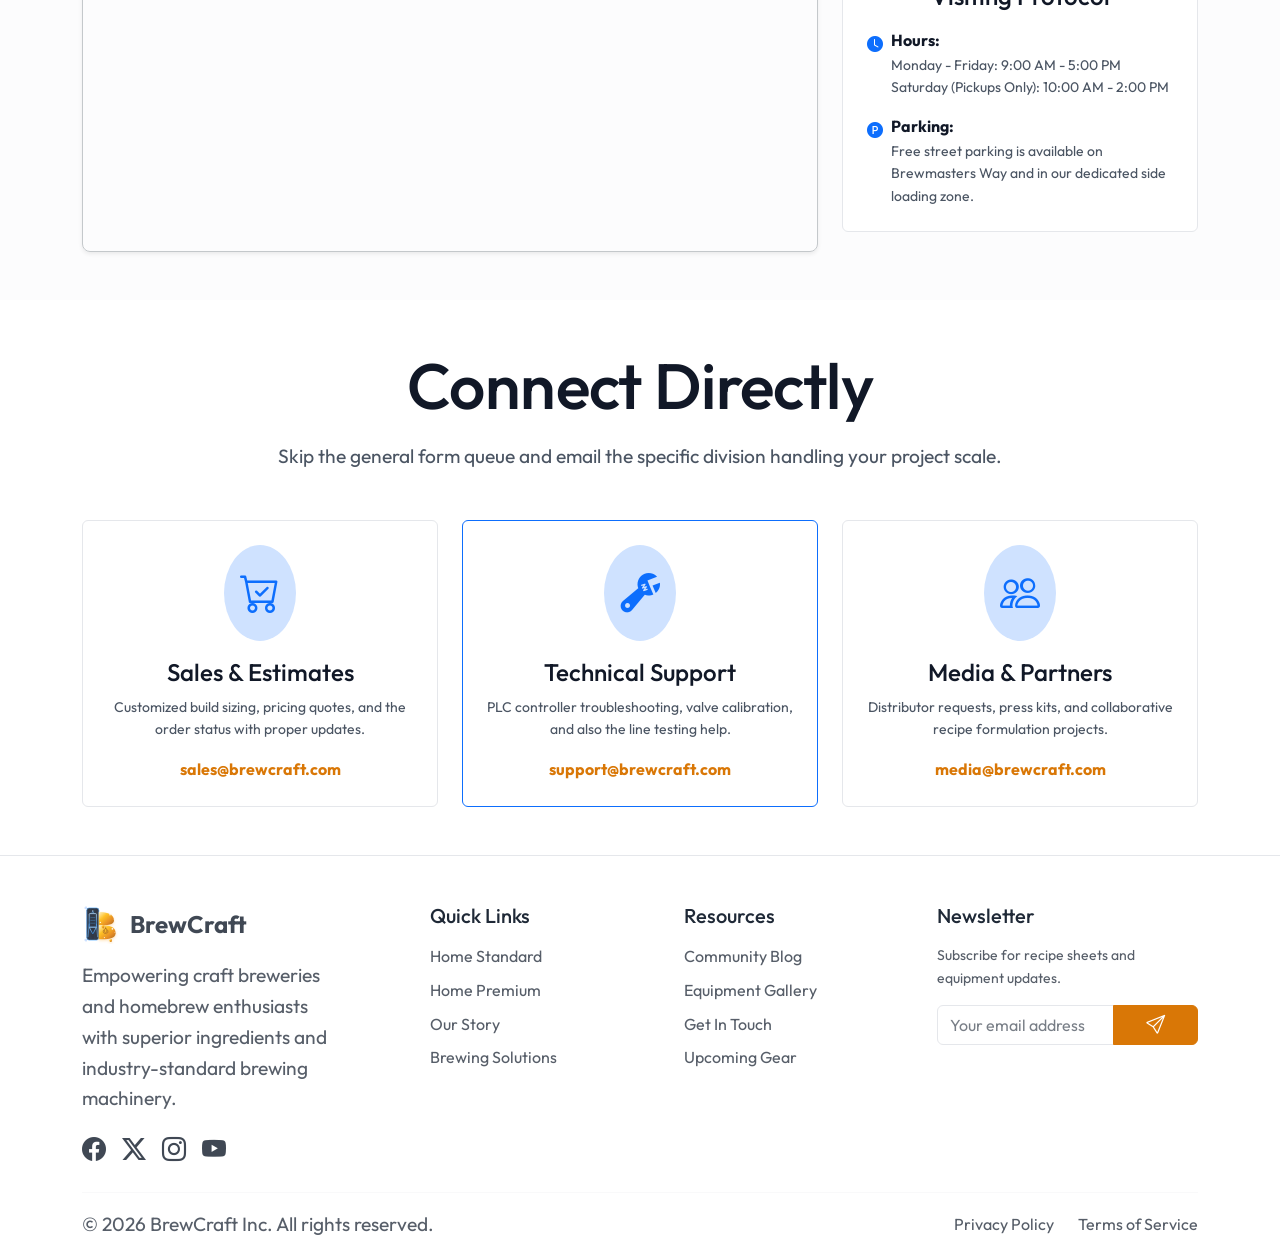
<file: contact.html>
<!DOCTYPE html>
<html lang="en" data-theme="light" dir="ltr">

<head>
  <meta charset="UTF-8">
  <meta name="viewport" content="width=device-width, initial-scale=1.0">
  <meta name="description"
    content="Get in touch with BrewCraft. Send a general inquiry or schedule a technical layout design session.">
  <title>Contact & Booking - BrewCraft</title>

  <!-- Bootstrap 5 CSS CDN -->
  <link id="bootstrapCSS" rel="stylesheet"
    href="https://cdn.jsdelivr.net/npm/bootstrap@5.3.2/dist/css/bootstrap.min.css">
  <link rel="stylesheet" href="https://cdn.jsdelivr.net/npm/bootstrap-icons@1.11.1/font/bootstrap-icons.css">

  <!-- Custom Stylesheets -->
  <link rel="stylesheet" href="assets/css/style.css">
  <link id="darkThemeCSS" rel="stylesheet" href="assets/css/dark-mode.css">
  <link id="rtlCSS" rel="stylesheet" href="assets/css/rtl.css" disabled>
  <link rel="icon" type="image/png" href="assets/images/favicon.png?v=1">
</head>

<body>

  <!-- Header (Navbar) -->
  <header class="sticky-top">
    <nav class="navbar navbar-expand-xl navbar-custom py-3" aria-label="Main Navigation">
      <div class="container">
        <!-- Logo -->
        <a class="navbar-brand d-flex align-items-center gap-2" href="index.html">
          <img src="assets/images/logo.svg" alt="BrewCraft Logo" width="40" height="40">
          <span class="fs-4 fw-bold brand-text" style="color: var(--secondary-color);">BrewCraft</span>
        </a>

        <!-- Hamburger toggle -->
        <button class="navbar-toggler" type="button" data-bs-toggle="offcanvas" data-bs-target="#offcanvasNavbar"
          aria-controls="offcanvasNavbar" aria-label="Toggle navigation">
          <span class="navbar-toggler-icon"></span>
        </button>

        <!-- Offcanvas navigation -->
        <div class="offcanvas offcanvas-end" tabindex="-1" id="offcanvasNavbar" aria-labelledby="offcanvasNavbarLabel">
          <div class="offcanvas-header">
            <h5 class="offcanvas-title" id="offcanvasNavbarLabel" style="color: var(--secondary-color);">BrewCraft</h5>
            <button type="button" class="btn-close" data-bs-dismiss="offcanvas" aria-label="Close"></button>
          </div>
          <div class="offcanvas-body">
            <ul class="navbar-nav justify-content-center flex-grow-1 pe-3 gap-2">
              <li class="nav-item"><a class="nav-link" href="index.html">Home</a></li>
              <li class="nav-item"><a class="nav-link" href="home-2.html">Home 2</a></li>
              <li class="nav-item"><a class="nav-link" href="about.html">About</a></li>
              <li class="nav-item"><a class="nav-link" href="services.html">Services</a></li>
              <li class="nav-item"><a class="nav-link" href="blog.html">Blog</a></li>
              <li class="nav-item"><a class="nav-link" href="gallery.html">Gallery</a></li>
              <li class="nav-item"><a class="nav-link" href="contact.html">Contact</a></li>
            </ul>

            <div class="d-flex align-items-center gap-2 mt-3 mt-xl-0 flex-nowrap">
              <button id="themeToggle" class="toggle-btn" aria-label="Toggle Dark Mode">
                <i class="bi bi-moon-fill" aria-hidden="true"></i>
              </button>
              <button id="rtlToggle" class="toggle-btn" aria-label="Toggle Right to Left Layout">
                <span>RTL</span>
              </button>
              <a href="login.html" class="btn-custom btn-custom-secondary px-3 py-2 fs-6">
                <i class="bi bi-person-fill"></i> Login
              </a>
            </div>
          </div>
        </div>

      </div>
    </nav>
  </header>

  <main>
    <!-- Inner Hero -->
    <section class="inner-hero py-5 text-center bg-secondary"
      style="background-image: linear-gradient(rgba(0,0,0,0.6), rgba(0,0,0,0.6)), url('assets/images/inner-hero-bg.webp');"
      aria-labelledby="contact-hero-title">
      <div class="container py-4">
        <h1 id="contact-hero-title" class="text-white mb-3">Contact & Session Bookings</h1>
        <p class="lead text-light max-width-md mx-auto">Send our Portland warehouse general inquiries or book custom
          layout/welding reservations below.</p>
      </div>
    </section>

    <!-- Side-by-Side Forms (Section 1) -->
    <section class="py-5" aria-label="Contact and booking forms">
      <div class="container">
        <div class="row g-5">
          <!-- Column 1: Info & General Message Form -->
          <div class="col-lg-6">
            <h2 class="h3 mb-4">Portland Workshop</h2>
            <div class="d-flex flex-column gap-3 mb-4">
              <div class="d-flex align-items-center gap-2">
                <i class="bi bi-geo-alt-fill text-primary fs-4"></i>
                <span class="small text-muted">1204 Brewmasters Way, Portland, OR 97201</span>
              </div>
              <div class="d-flex align-items-center gap-2">
                <i class="bi bi-telephone-fill text-primary fs-4"></i>
                <span class="small text-muted">+1 (503) 555-0192 (Mon-Fri, 9am-5pm PST)</span>
              </div>
              <div class="d-flex align-items-center gap-2">
                <i class="bi bi-envelope-fill text-primary fs-4"></i>
                <a href="mailto:info@brewcraft.com" class="small text-muted text-decoration-none">info@brewcraft.com</a>
              </div>
            </div>

            <!-- General Message Form -->
            <div class="card card-custom p-4 align-items-stretch text-start bg-light-subtle" style="height: auto;">
              <h3 class="fs-4 mb-3">General Inquiries</h3>
              <form class="needs-validation text-start" novalidate>
                <div class="mb-3 position-relative">
                  <label for="contactName" class="form-label small fw-bold">Name</label>
                  <input type="text" class="form-control" id="contactName" required>
                  <div class="invalid-tooltip-custom">Please enter your name.</div>
                </div>
                <div class="mb-3 position-relative">
                  <label for="contactEmail" class="form-label small fw-bold">Email</label>
                  <input type="email" class="form-control" id="contactEmail" required>
                  <div class="invalid-tooltip-custom">Please enter your email.</div>
                </div>
                <div class="mb-3 position-relative">
                  <label for="contactMessage" class="form-label small fw-bold">Message</label>
                  <textarea class="form-control" id="contactMessage" rows="3" required></textarea>
                  <div class="invalid-tooltip-custom">Please write a message.</div>
                </div>
                <button type="submit" class="btn-custom btn-custom-secondary w-100">Send Message</button>
              </form>
            </div>
          </div>

          <!-- Column 2: Booking slots reservation -->
          <div class="col-lg-6">
            <h2 class="h3 mb-4">Reserve Technical Consultations</h2>
            <div class="card card-custom p-4 align-items-stretch text-start border-primary mb-4" style="height: auto;">
              <span class="badge bg-primary text-white mb-3 align-self-start">SCHEDULE ONLINE</span>
              <h3 class="fs-4 mb-3 text-primary">Booking Calendar</h3>

              <form class="needs-validation text-start" novalidate>
                <div class="mb-3 position-relative">
                  <label for="bookingName" class="form-label small fw-bold">Full Name</label>
                  <input type="text" class="form-control" id="bookingName" required>
                  <div class="invalid-tooltip-custom">Please enter your name.</div>
                </div>

                <div class="row g-2 mb-3">
                  <div class="col-md-6 position-relative">
                    <label for="bookingType" class="form-label small fw-bold">Session Type</label>
                    <select class="form-select" id="bookingType" required>
                      <option value="" disabled selected>Select...</option>
                      <option value="layout">Hardware Layout Planning (1 Hr)</option>
                      <option value="recipe">Recipe Scaling Consultation (45 Min)</option>
                    </select>
                    <div class="invalid-tooltip-custom">Please choose a session.</div>
                  </div>
                  <div class="col-md-6 position-relative">
                    <label for="bookingDate" class="form-label small fw-bold">Select Date</label>
                    <input type="date" class="form-control" id="bookingDate" required>
                    <div class="invalid-tooltip-custom">Please select date.</div>
                  </div>
                </div>

                <div class="mb-3 position-relative">
                  <label for="bookingTime" class="form-label small fw-bold">Time Slot</label>
                  <select class="form-select" id="bookingTime" required>
                    <option value="" disabled selected>Select time slot...</option>
                    <option value="09:00">09:00 AM</option>
                    <option value="11:00">11:00 AM</option>
                    <option value="14:00">02:00 PM</option>
                  </select>
                  <div class="invalid-tooltip-custom">Please select a time slot.</div>
                </div>

                <button type="submit" class="btn-custom btn-custom-primary w-100">Confirm Slot</button>
              </form>
            </div>

            <!-- Follow Us Section -->
            <div class="mt-4 pt-2 text-center">
              <h4 class="h5 mb-3 fw-bold">Follow Us</h4>
              <div class="d-flex gap-3 justify-content-center social-links">
                <a href="#" class="fs-3" aria-label="Facebook"><i class="bi bi-facebook"></i></a>
                <a href="#" class="fs-3" aria-label="Twitter"><i class="bi bi-twitter-x"></i></a>
                <a href="#" class="fs-3" aria-label="Instagram"><i class="bi bi-instagram"></i></a>
                <a href="#" class="fs-3" aria-label="YouTube"><i class="bi bi-youtube"></i></a>
              </div>
            </div>
          </div>
        </div>
      </div>
    </section>

    <!-- Interactive Map Section (Section 2) -->
    <section class="py-5 bg-light-subtle" aria-labelledby="map-heading">
      <div class="container">
        <div class="text-center mb-5">
          <h2 id="map-heading" class="mb-3">Find Our Warehouse</h2>
          <p class="text-muted">Located in the heart of Portland's industrial district. Stop by for equipment pickups or
            consultations.</p>
        </div>
        <div class="row g-4 align-items-center">
          <div class="col-lg-8">
            <div class="ratio ratio-21x9 rounded-3 overflow-hidden shadow-sm border border-secondary-subtle">
              <iframe
                src="https://www.google.com/maps/embed?pb=!1m18!1m12!1m3!1d2795.6622830841267!2d-122.68413982337775!3d45.51680193026364!2m3!1f0!2f0!3f0!3m2!1i1024!2i768!4f13.1!3m3!1m2!1s0x54950a16314d13e3%3A0x64e7c7a26f0413!2sPortland%20State%20University!5e0!3m2!1sen!2sus!4v1719000000000!5m2!1sen!2sus"
                style="border:0;" allowfullscreen="" loading="lazy" referrerpolicy="no-referrer-when-downgrade"
                title="BrewCraft Portland Warehouse Location Map">
              </iframe>
            </div>
          </div>
          <div class="col-lg-4">
            <div class="card-custom p-4 text-start align-items-stretch" style="height: auto;">
              <h3 class="fs-4 mb-3">Visiting Protocol</h3>
              <ul class="list-unstyled d-flex flex-column gap-3 mb-0">
                <li class="d-flex align-items-start gap-2">
                  <i class="bi bi-clock-fill text-primary mt-1"></i>
                  <div>
                    <strong>Hours:</strong>
                    <p class="small text-muted mb-0">Monday - Friday: 9:00 AM - 5:00 PM<br>Saturday (Pickups Only):
                      10:00 AM - 2:00 PM</p>
                  </div>
                </li>
                <li class="d-flex align-items-start gap-2">
                  <i class="bi bi-p-circle-fill text-primary mt-1"></i>
                  <div>
                    <strong>Parking:</strong>
                    <p class="small text-muted mb-0">Free street parking is available on Brewmasters Way and in our
                      dedicated side loading zone.</p>
                  </div>
                </li>
              </ul>
            </div>
          </div>
        </div>
      </div>
    </section>

    <!-- Direct Department Contacts (Section 3) -->
    <section class="py-5" aria-labelledby="departments-heading">
      <div class="container">
        <div class="text-center mb-5">
          <h2 id="departments-heading" class="mb-3">Connect Directly</h2>
          <p class="text-muted">Skip the general form queue and email the specific division handling your project scale.
          </p>
        </div>
        <div class="row g-4">
          <!-- Sales -->
          <div class="col-xl-4 col-md-6">
            <div class="card-custom p-4 text-center h-100">
              <div class="p-3 bg-primary-subtle rounded-circle mb-3 d-inline-flex">
                <i class="bi bi-cart-check fs-1 text-primary"></i>
              </div>
              <h3 class="fs-4 mb-2">Sales & Estimates</h3>
              <p class="small text-muted mb-3">Customized build sizing, pricing quotes, and the order status with proper
                updates.
              </p>
              <a href="mailto:sales@brewcraft.com" class="fw-bold text-decoration-none"
                style="color: var(--primary-color);">sales@brewcraft.com</a>
            </div>
          </div>
          <!-- Tech Support -->
          <div class="col-xl-4 col-md-6">
            <div class="card-custom p-4 text-center border-primary h-100">
              <div class="p-3 bg-primary-subtle rounded-circle mb-3 d-inline-flex">
                <i class="bi bi-wrench-adjustable fs-1 text-primary"></i>
              </div>
              <h3 class="fs-4 mb-2">Technical Support</h3>
              <p class="small text-muted mb-3">PLC controller troubleshooting, valve calibration, and also the line
                testing help.
              </p>
              <a href="mailto:support@brewcraft.com" class="fw-bold text-decoration-none"
                style="color: var(--primary-color);">support@brewcraft.com</a>
            </div>
          </div>
          <!-- Press / Partnership -->
          <div class="col-xl-4 col-md-6 mx-auto">
            <div class="card-custom p-4 text-center h-100">
              <div class="p-3 bg-primary-subtle rounded-circle mb-3 d-inline-flex">
                <i class="bi bi-people fs-1 text-primary"></i>
              </div>
              <h3 class="fs-4 mb-2">Media & Partners</h3>
              <p class="small text-muted mb-3">Distributor requests, press kits, and collaborative recipe formulation
                projects.</p>
              <a href="mailto:media@brewcraft.com" class="fw-bold text-decoration-none"
                style="color: var(--primary-color);">media@brewcraft.com</a>
            </div>
          </div>
        </div>
      </div>
    </section>
  </main>

  <!-- Footer -->
  <footer class="bg-dark text-light pt-5 pb-3" aria-label="Footer Navigation">
    <div class="container">
      <div class="row g-4 mb-4 justify-content-between">
        <!-- Column 1: Logo & Motto -->
        <div class="col-md-6 col-xl-3 text-center text-md-start">
          <a class="d-inline-flex align-items-center gap-2 mb-3 text-decoration-none" href="index.html">
            <img src="assets/images/logo.svg" alt="BrewCraft Logo" width="40" height="40">
            <span class="fs-4 fw-bold text-white brand-text">BrewCraft</span>
          </a>
          <p class="text-light-emphasis mb-3">Empowering craft breweries and homebrew enthusiasts with superior
            ingredients and industry-standard brewing machinery.</p>
          <div class="d-flex gap-3 justify-content-center justify-content-lg-start mt-3">
            <a href="#" class="text-white fs-4" aria-label="Facebook"><i class="bi bi-facebook"></i></a>
            <a href="#" class="text-white fs-4" aria-label="Twitter"><i class="bi bi-twitter-x"></i></a>
            <a href="#" class="text-white fs-4" aria-label="Instagram"><i class="bi bi-instagram"></i></a>
            <a href="#" class="text-white fs-4" aria-label="YouTube"><i class="bi bi-youtube"></i></a>
          </div>
        </div>

        <!-- Column 2: Quick Links -->
        <div class="col-sm-6 col-md-3 col-xl-2 text-center text-md-start">
          <h5 class="text-white mb-3">Quick Links</h5>
          <ul class="list-unstyled d-flex flex-column gap-2">
            <li><a href="index.html" class="text-light-emphasis text-decoration-none">Home Standard</a></li>
            <li><a href="home-2.html" class="text-light-emphasis text-decoration-none">Home Premium</a></li>
            <li><a href="about.html" class="text-light-emphasis text-decoration-none">Our Story</a></li>
            <li><a href="services.html" class="text-light-emphasis text-decoration-none">Brewing Solutions</a></li>
          </ul>
        </div>

        <!-- Column 3: Resources -->
        <div class="col-sm-6 col-md-3 col-xl-2 text-center text-md-start">
          <h5 class="text-white mb-3">Resources</h5>
          <ul class="list-unstyled d-flex flex-column gap-2">
            <li><a href="blog.html" class="text-light-emphasis text-decoration-none">Community Blog</a></li>
            <li><a href="gallery.html" class="text-light-emphasis text-decoration-none">Equipment Gallery</a></li>
            <li><a href="contact.html" class="text-light-emphasis text-decoration-none">Get In Touch</a></li>
            <li><a href="coming-soon.html" class="text-light-emphasis text-decoration-none">Upcoming Gear</a></li>
          </ul>
        </div>


        <!-- Column 5: Newsletter -->
        <div class="col-md-6 col-xl-3 text-center text-md-start">
          <h5 class="text-white mb-3">Newsletter</h5>
          <p class="text-light-emphasis small mb-3">Subscribe for recipe sheets and equipment updates.</p>
          <form class="needs-validation" novalidate>
            <div class="input-group mb-2">
              <input type="email" class="form-control bg-transparent subscribe-input" placeholder="Your email address"
                aria-label="Your email address" required>
              <button class="btn btn-custom btn-custom-primary btn-subscribe" type="submit">
                <i class="bi bi-send"></i>
              </button>
            </div>
          </form>
        </div>
      </div>

      <hr class="border-secondary">

      <!-- Bottom Bar -->
      <div class="d-flex flex-column flex-md-row justify-content-between align-items-center gap-3">
        <p class="mb-0 text-light-emphasis text-center text-md-start">&copy; 2026 BrewCraft Inc. All rights reserved.
        </p>
        <div class="d-flex gap-4">
          <a href="#" class="text-light-emphasis text-decoration-none">Privacy Policy</a>
          <a href="#" class="text-light-emphasis text-decoration-none">Terms of Service</a>
        </div>
      </div>
    </div>
  </footer>

  <!-- Back to Top -->
  <button id="backToTop" class="show-on-scroll" aria-label="Back to Top">
    <i class="bi bi-chevron-up fs-4"></i>
  </button>

  <script src="https://cdn.jsdelivr.net/npm/bootstrap@5.3.2/dist/js/bootstrap.bundle.min.js"></script>
  <script src="assets/js/main.js"></script>
</body>

</html>
</file>
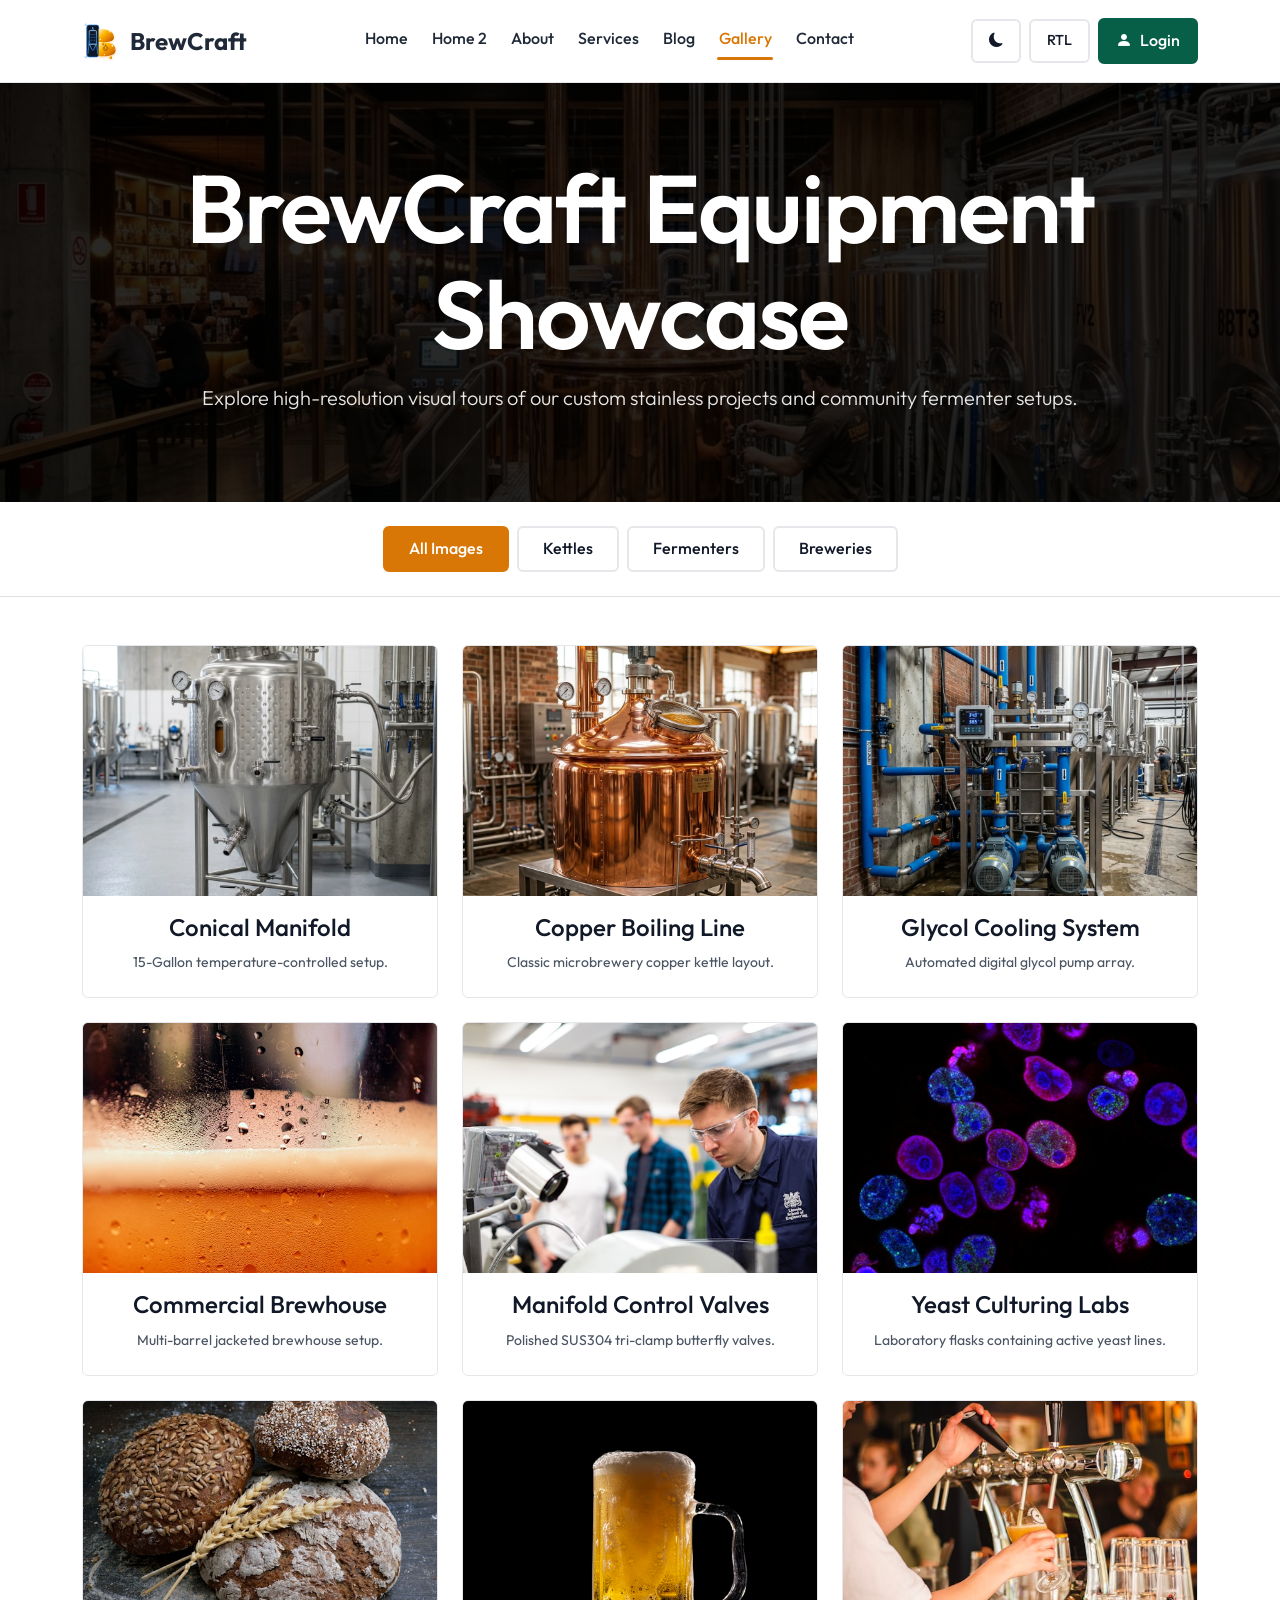
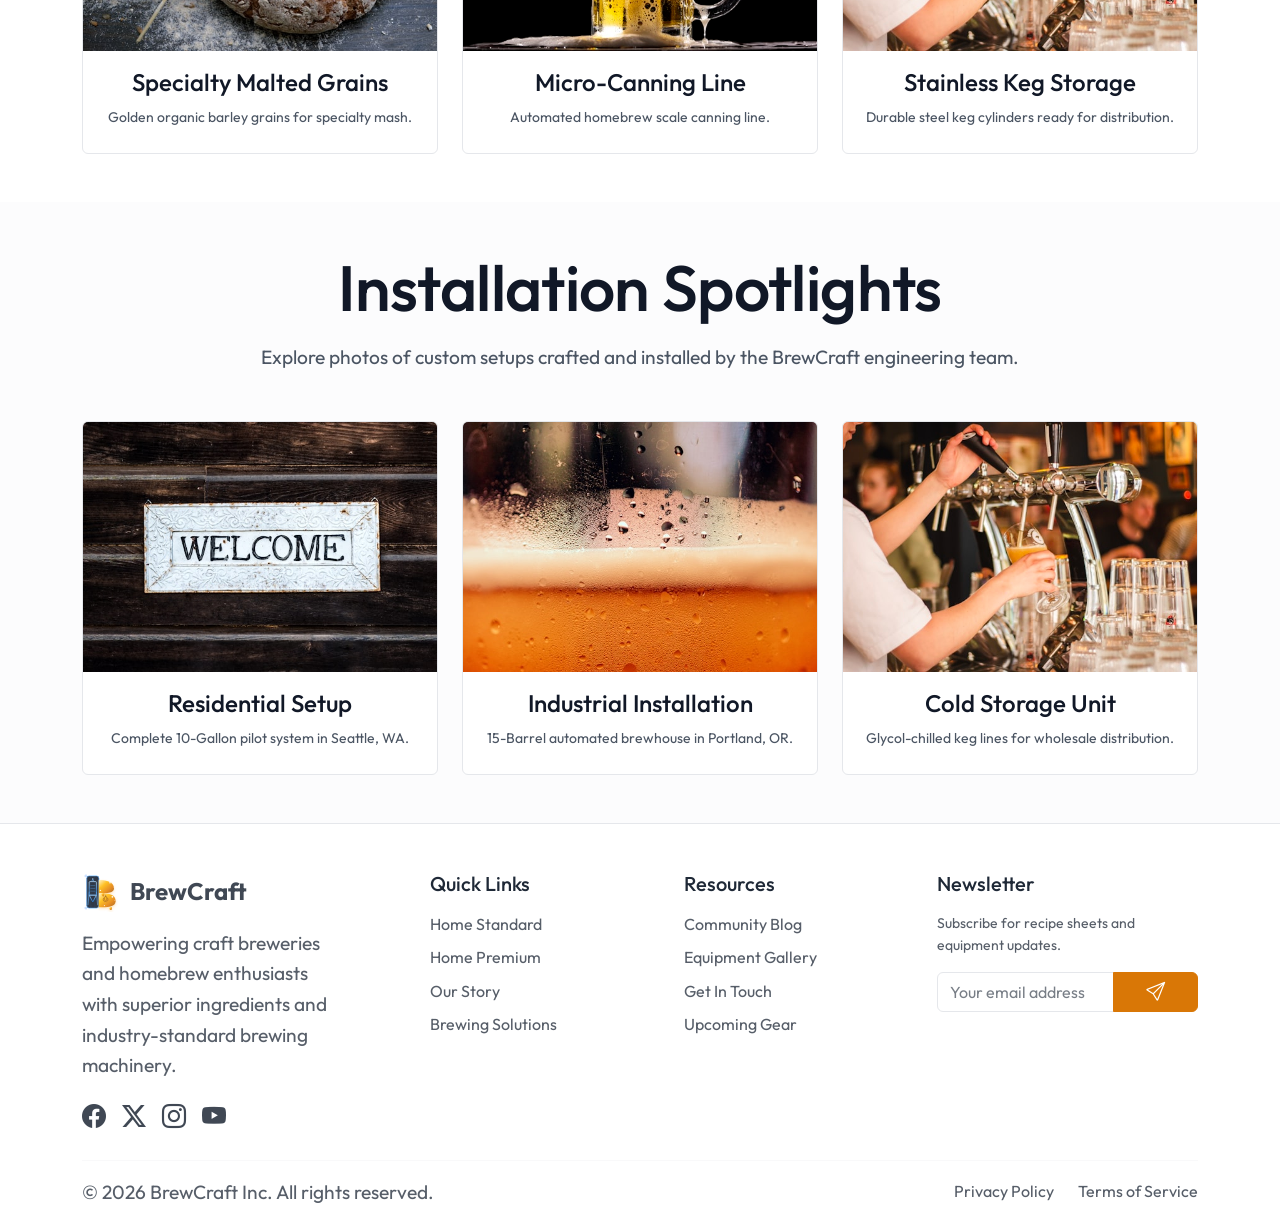
<file: gallery.html>
<!DOCTYPE html>
<html lang="en" data-theme="light" dir="ltr">

<head>
  <meta charset="UTF-8">
  <meta name="viewport" content="width=device-width, initial-scale=1.0">
  <meta name="description"
    content="View our microbrewery gallery. Browse setups of stainless steel fermenters, custom copper kettles, and yeast labs.">
  <title>Equipment Gallery - Microbrewery Equipment & Homebrewing Supplies</title>

  <!-- Bootstrap 5 CSS CDN -->
  <link id="bootstrapCSS" rel="stylesheet"
    href="https://cdn.jsdelivr.net/npm/bootstrap@5.3.2/dist/css/bootstrap.min.css">
  <link rel="stylesheet" href="https://cdn.jsdelivr.net/npm/bootstrap-icons@1.11.1/font/bootstrap-icons.css">

  <!-- Custom Stylesheets -->
  <link rel="stylesheet" href="assets/css/style.css">
  <link id="darkThemeCSS" rel="stylesheet" href="assets/css/dark-mode.css">
  <link id="rtlCSS" rel="stylesheet" href="assets/css/rtl.css" disabled>
  <link rel="icon" type="image/png" href="assets/images/favicon.png?v=1">
</head>

<body>

  <!-- Header (Navbar) -->
  <header class="sticky-top">
    <nav class="navbar navbar-expand-xl navbar-custom py-3" aria-label="Main Navigation">
      <div class="container">
        <!-- Logo -->
        <a class="navbar-brand d-flex align-items-center gap-2" href="index.html">
          <img src="assets/images/logo.svg" alt="BrewCraft Logo" width="40" height="40">
          <span class="fs-4 fw-bold" class="brand-text" style="color: var(--secondary-color);">BrewCraft</span>
        </a>

        <!-- Hamburger toggle -->
        <button class="navbar-toggler" type="button" data-bs-toggle="offcanvas" data-bs-target="#offcanvasNavbar"
          aria-controls="offcanvasNavbar" aria-label="Toggle navigation">
          <span class="navbar-toggler-icon"></span>
        </button>

        <!-- Offcanvas navigation -->
        <div class="offcanvas offcanvas-end" tabindex="-1" id="offcanvasNavbar" aria-labelledby="offcanvasNavbarLabel">
          <div class="offcanvas-header">
            <h5 class="offcanvas-title" id="offcanvasNavbarLabel" style="color: var(--secondary-color);">BrewCraft</h5>
            <button type="button" class="btn-close" data-bs-dismiss="offcanvas" aria-label="Close"></button>
          </div>
          <div class="offcanvas-body">
            <ul class="navbar-nav justify-content-center flex-grow-1 pe-3 gap-2">
              <li class="nav-item"><a class="nav-link" href="index.html">Home</a></li>
              <li class="nav-item"><a class="nav-link" href="home-2.html">Home 2</a></li>
              <li class="nav-item"><a class="nav-link" href="about.html">About</a></li>
              <li class="nav-item"><a class="nav-link" href="services.html">Services</a></li>

              <li class="nav-item"><a class="nav-link" href="blog.html">Blog</a></li>
              <li class="nav-item"><a class="nav-link" href="gallery.html">Gallery</a></li>

              <li class="nav-item"><a class="nav-link" href="contact.html">Contact</a></li>
            </ul>

            <div class="d-flex align-items-center gap-2 mt-3 mt-xl-0 flex-nowrap">
              <button id="themeToggle" class="toggle-btn" aria-label="Toggle Dark Mode">
                <i class="bi bi-moon-fill" aria-hidden="true"></i>
              </button>
              <button id="rtlToggle" class="toggle-btn" aria-label="Toggle Right to Left Layout">
                <span>RTL</span>
              </button>
              <a href="login.html" class="btn-custom btn-custom-secondary px-3 py-2 fs-6">
                <i class="bi bi-person-fill"></i> Login
              </a>
            </div>
          </div>
        </div>

      </div>
    </nav>
  </header>

  <main>
    <!-- Inner Hero -->
    <section class="inner-hero py-5 text-center bg-secondary"
      style="background-image: linear-gradient(rgba(0,0,0,0.6), rgba(0,0,0,0.6)), url('assets/images/inner-hero-bg.webp');"
      aria-labelledby="gallery-hero-title">
      <div class="container py-4">
        <h1 id="gallery-hero-title" class="text-white mb-3">BrewCraft Equipment Showcase</h1>
        <p class="lead text-light max-width-md mx-auto">Explore high-resolution visual tours of our custom stainless
          projects and community fermenter setups.</p>
      </div>
    </section>

    <!-- Filters (Section 1) -->
    <section class="py-4 border-bottom" aria-label="Gallery category filters">
      <div class="container">
        <div class="d-flex flex-wrap justify-content-center gap-2">
          <button class="btn-custom btn-custom-primary py-2 px-4 fs-6">All Images</button>
          <button class="btn-custom btn-custom-outline py-2 px-4 fs-6">Kettles</button>
          <button class="btn-custom btn-custom-outline py-2 px-4 fs-6">Fermenters</button>
          <button class="btn-custom btn-custom-outline py-2 px-4 fs-6">Breweries</button>
        </div>
      </div>
    </section>

    <!-- Gallery Grid (Section 2) -->
    <section class="py-5" aria-label="Image gallery grid">
      <div class="container">
        <div class="row g-4">
          <!-- Card 1 -->
          <div class="col-sm-6 col-md-4">
            <div class="card-custom p-0 overflow-hidden" style="cursor: pointer;" data-bs-toggle="modal"
              data-bs-target="#imageModal" data-bs-img="assets/images/fermenter.webp">
              <img src="assets/images/fermenter.webp" alt="Conical Manifold" class="card-custom-img mb-0"
                style="height: 250px; border-bottom-left-radius: 0; border-bottom-right-radius: 0;">
              <h3 class="fs-4 px-3 mt-3 mb-2">Conical Manifold</h3>
              <p class="small text-muted px-3 mb-4">15-Gallon temperature-controlled setup.</p>
            </div>
          </div>
          <!-- Card 2 -->
          <div class="col-sm-6 col-md-4">
            <div class="card-custom p-0 overflow-hidden" style="cursor: pointer;" data-bs-toggle="modal"
              data-bs-target="#imageModal" data-bs-img="assets/images/kettle.webp">
              <img src="assets/images/kettle.webp" alt="Copper Boiling Line" class="card-custom-img mb-0"
                style="height: 250px; border-bottom-left-radius: 0; border-bottom-right-radius: 0;">
              <h3 class="fs-4 px-3 mt-3 mb-2">Copper Boiling Line</h3>
              <p class="small text-muted px-3 mb-4">Classic microbrewery copper kettle layout.</p>
            </div>
          </div>
          <!-- Card 3 -->
          <div class="col-sm-6 col-md-4">
            <div class="card-custom p-0 overflow-hidden" style="cursor: pointer;" data-bs-toggle="modal"
              data-bs-target="#imageModal" data-bs-img="assets/images/glycol-system.webp">
              <img src="assets/images/glycol-system.webp" alt="Glycol Cooling System" class="card-custom-img mb-0"
                style="height: 250px; border-bottom-left-radius: 0; border-bottom-right-radius: 0;">
              <h3 class="fs-4 px-3 mt-3 mb-2">Glycol Cooling System</h3>
              <p class="small text-muted px-3 mb-4">Automated digital glycol pump array.</p>
            </div>
          </div>
          <!-- Card 4 -->
          <div class="col-sm-6 col-md-4">
            <div class="card-custom p-0 overflow-hidden" style="cursor: pointer;" data-bs-toggle="modal"
              data-bs-target="#imageModal" data-bs-img="assets/images/brewhouse-vessel.webp">
              <img src="assets/images/brewhouse-vessel.webp" alt="Commercial Brewhouse" class="card-custom-img mb-0"
                style="height: 250px; border-bottom-left-radius: 0; border-bottom-right-radius: 0;">
              <h3 class="fs-4 px-3 mt-3 mb-2">Commercial Brewhouse</h3>
              <p class="small text-muted px-3 mb-4">Multi-barrel jacketed brewhouse setup.</p>
            </div>
          </div>
          <!-- Card 5 -->
          <div class="col-sm-6 col-md-4">
            <div class="card-custom p-0 overflow-hidden" style="cursor: pointer;" data-bs-toggle="modal"
              data-bs-target="#imageModal" data-bs-img="assets/images/brewery-valves.webp">
              <img src="assets/images/brewery-valves.webp" alt="Manifold Control Valves" class="card-custom-img mb-0"
                style="height: 250px; border-bottom-left-radius: 0; border-bottom-right-radius: 0;">
              <h3 class="fs-4 px-3 mt-3 mb-2">Manifold Control Valves</h3>
              <p class="small text-muted px-3 mb-4">Polished SUS304 tri-clamp butterfly valves.</p>
            </div>
          </div>
          <!-- Card 6 -->
          <div class="col-sm-6 col-md-4">
            <div class="card-custom p-0 overflow-hidden" style="cursor: pointer;" data-bs-toggle="modal"
              data-bs-target="#imageModal" data-bs-img="assets/images/yeast-culture.webp">
              <img src="assets/images/yeast-culture.webp" alt="Yeast Culturing Labs" class="card-custom-img mb-0"
                style="height: 250px; border-bottom-left-radius: 0; border-bottom-right-radius: 0;">
              <h3 class="fs-4 px-3 mt-3 mb-2">Yeast Culturing Labs</h3>
              <p class="small text-muted px-3 mb-4">Laboratory flasks containing active yeast lines.</p>
            </div>
          </div>
          <!-- Card 7 -->
          <div class="col-sm-6 col-md-4">
            <div class="card-custom p-0 overflow-hidden" style="cursor: pointer;" data-bs-toggle="modal"
              data-bs-target="#imageModal" data-bs-img="assets/images/barley-malt.webp">
              <img src="assets/images/barley-malt.webp" alt="Specialty Grains" class="card-custom-img mb-0"
                style="height: 250px; border-bottom-left-radius: 0; border-bottom-right-radius: 0;">
              <h3 class="fs-4 px-3 mt-3 mb-2">Specialty Malted Grains</h3>
              <p class="small text-muted px-3 mb-4">Golden organic barley grains for specialty mash.</p>
            </div>
          </div>
          <!-- Card 8 -->
          <div class="col-sm-6 col-md-4">
            <div class="card-custom p-0 overflow-hidden" style="cursor: pointer;" data-bs-toggle="modal"
              data-bs-target="#imageModal" data-bs-img="assets/images/canning-line.webp">
              <img src="assets/images/canning-line.webp" alt="Micro-Canning Line" class="card-custom-img mb-0"
                style="height: 250px; border-bottom-left-radius: 0; border-bottom-right-radius: 0;">
              <h3 class="fs-4 px-3 mt-3 mb-2">Micro-Canning Line</h3>
              <p class="small text-muted px-3 mb-4">Automated homebrew scale canning line.</p>
            </div>
          </div>
          <!-- Card 9 -->
          <div class="col-sm-6 col-md-4">
            <div class="card-custom p-0 overflow-hidden" style="cursor: pointer;" data-bs-toggle="modal"
              data-bs-target="#imageModal" data-bs-img="assets/images/kegs-storage.webp">
              <img src="assets/images/kegs-storage.webp" alt="Stainless Keg Storage" class="card-custom-img mb-0"
                style="height: 250px; border-bottom-left-radius: 0; border-bottom-right-radius: 0;">
              <h3 class="fs-4 px-3 mt-3 mb-2">Stainless Keg Storage</h3>
              <p class="small text-muted px-3 mb-4">Durable steel keg cylinders ready for distribution.</p>
            </div>
          </div>
        </div>
      </div>
    </section>

    <!-- Installation Spotlights Block (Section 3) -->
    <section class="py-5 bg-light-subtle" aria-label="Installation Spotlights">
      <div class="container">
        <div class="text-center mb-5">
          <h2 class="mb-3">Installation Spotlights</h2>
          <p class="text-muted">Explore photos of custom setups crafted and installed by the BrewCraft engineering team.
          </p>
        </div>
        <div class="row g-4">
          <!-- Spotlight 1 -->
          <div class="col-md-4">
            <div class="card-custom p-0 overflow-hidden" style="cursor: pointer;" data-bs-toggle="modal"
              data-bs-target="#imageModal" data-bs-img="assets/images/homebrew-setup.webp">
              <img src="assets/images/homebrew-setup.webp" alt="Residential Setup" class="card-custom-img mb-0"
                style="height: 250px; border-bottom-left-radius: 0; border-bottom-right-radius: 0;">
              <h3 class="fs-4 px-3 mt-3 mb-2">Residential Setup</h3>
              <p class="small text-muted px-3 mb-4">Complete 10-Gallon pilot system in Seattle, WA.</p>
            </div>
          </div>
          <!-- Spotlight 2 -->
          <div class="col-md-4">
            <div class="card-custom p-0 overflow-hidden" style="cursor: pointer;" data-bs-toggle="modal"
              data-bs-target="#imageModal" data-bs-img="assets/images/brewhouse-vessel.webp">
              <img src="assets/images/brewhouse-vessel.webp" alt="Industrial Installation" class="card-custom-img mb-0"
                style="height: 250px; border-bottom-left-radius: 0; border-bottom-right-radius: 0;">
              <h3 class="fs-4 px-3 mt-3 mb-2">Industrial Installation</h3>
              <p class="small text-muted px-3 mb-4">15-Barrel automated brewhouse in Portland, OR.</p>
            </div>
          </div>
          <!-- Spotlight 3 -->
          <div class="col-md-4">
            <div class="card-custom p-0 overflow-hidden" style="cursor: pointer;" data-bs-toggle="modal"
              data-bs-target="#imageModal" data-bs-img="assets/images/kegs-storage.webp">
              <img src="assets/images/kegs-storage.webp" alt="Cold Storage Organization" class="card-custom-img mb-0"
                style="height: 250px; border-bottom-left-radius: 0; border-bottom-right-radius: 0;">
              <h3 class="fs-4 px-3 mt-3 mb-2">Cold Storage Unit</h3>
              <p class="small text-muted px-3 mb-4">Glycol-chilled keg lines for wholesale distribution.</p>
            </div>
          </div>
        </div>
      </div>
    </section>

    <!-- Modal Box lightbox simulator -->
    <div class="modal fade" id="imageModal" tabindex="-1" aria-labelledby="imageModalLabel" aria-hidden="true">
      <div class="modal-dialog modal-dialog-centered modal-lg">
        <div class="modal-content bg-transparent border-0">
          <div class="modal-header border-0 text-end">
            <button type="button" class="btn-close btn-close-white" data-bs-dismiss="modal" aria-label="Close"></button>
          </div>
          <div class="modal-body text-center">
            <i class="bi bi-image fs-1 text-white mb-3 d-block"></i>
            <p class="text-white-50">Visual Mockup Simulation View</p>
          </div>
        </div>
      </div>
    </div>

  </main>

  <!-- Footer -->
  <footer class="bg-dark text-light pt-5 pb-3" aria-label="Footer Navigation">
    <div class="container">
      <div class="row g-4 mb-4 justify-content-between">
        <!-- Column 1: Logo & Motto -->
        <div class="col-md-6 col-xl-3 text-center text-md-start">
          <a class="d-inline-flex align-items-center gap-2 mb-3 text-decoration-none" href="index.html">
            <img src="assets/images/logo.svg" alt="BrewCraft Logo" width="40" height="40">
            <span class="fs-4 fw-bold text-white brand-text">BrewCraft</span>
          </a>
          <p class="text-light-emphasis mb-3">Empowering craft breweries and homebrew enthusiasts with superior
            ingredients and industry-standard brewing machinery.</p>
          <div class="d-flex gap-3 justify-content-center justify-content-md-start">
            <a href="#" class="text-white fs-4" aria-label="Facebook"><i class="bi bi-facebook"></i></a>
            <a href="#" class="text-white fs-4" aria-label="Twitter"><i class="bi bi-twitter-x"></i></a>
            <a href="#" class="text-white fs-4" aria-label="Instagram"><i class="bi bi-instagram"></i></a>
            <a href="#" class="text-white fs-4" aria-label="YouTube"><i class="bi bi-youtube"></i></a>
          </div>
        </div>

        <!-- Column 2: Quick Links -->
        <div class="col-sm-6 col-md-3 col-xl-2 text-center text-md-start">
          <h5 class="text-white mb-3">Quick Links</h5>
          <ul class="list-unstyled d-flex flex-column gap-2">
            <li><a href="index.html" class="text-light-emphasis text-decoration-none">Home Standard</a></li>
            <li><a href="home-2.html" class="text-light-emphasis text-decoration-none">Home Premium</a></li>
            <li><a href="about.html" class="text-light-emphasis text-decoration-none">Our Story</a></li>
            <li><a href="services.html" class="text-light-emphasis text-decoration-none">Brewing Solutions</a></li>
          </ul>
        </div>

        <!-- Column 3: Resources -->
        <div class="col-sm-6 col-md-3 col-xl-2 text-center text-md-start">
          <h5 class="text-white mb-3">Resources</h5>
          <ul class="list-unstyled d-flex flex-column gap-2">
            <li><a href="blog.html" class="text-light-emphasis text-decoration-none">Community Blog</a></li>
            <li><a href="gallery.html" class="text-light-emphasis text-decoration-none">Equipment Gallery</a></li>
            <li><a href="contact.html" class="text-light-emphasis text-decoration-none">Get In Touch</a></li>
            <li><a href="coming-soon.html" class="text-light-emphasis text-decoration-none">Upcoming Gear</a></li>
          </ul>
        </div>


        <!-- Column 5: Newsletter -->
        <div class="col-md-6 col-xl-3 text-center text-md-start">
          <h5 class="text-white mb-3">Newsletter</h5>
          <p class="text-light-emphasis small mb-3">Subscribe for recipe sheets and equipment updates.</p>
          <form class="needs-validation" novalidate>
            <div class="input-group mb-2">
              <input type="email" class="form-control bg-transparent subscribe-input"
                placeholder="Your email address" aria-label="Your email address" required>
              <button class="btn btn-custom btn-custom-primary btn-subscribe" type="submit">
                <i class="bi bi-send"></i>
              </button>
            </div>
          </form>
        </div>
      </div>

      <hr class="border-secondary">

      <!-- Bottom Bar -->
      <div class="d-flex flex-column flex-md-row justify-content-between align-items-center gap-3">
        <p class="mb-0 text-light-emphasis text-center text-md-start">&copy; 2026 BrewCraft Inc. All rights reserved.
        </p>
        <div class="d-flex gap-4">
          <a href="#" class="text-light-emphasis text-decoration-none">Privacy Policy</a>
          <a href="#" class="text-light-emphasis text-decoration-none">Terms of Service</a>
        </div>
      </div>
    </div>
  </footer>

  <!-- Back to Top -->
  <button id="backToTop" class="show-on-scroll" aria-label="Back to Top">
    <i class="bi bi-chevron-up fs-4"></i>
  </button>

  <script src="https://cdn.jsdelivr.net/npm/bootstrap@5.3.2/dist/js/bootstrap.bundle.min.js"></script>
  <script src="assets/js/main.js"></script>
</body>

</html>
</file>
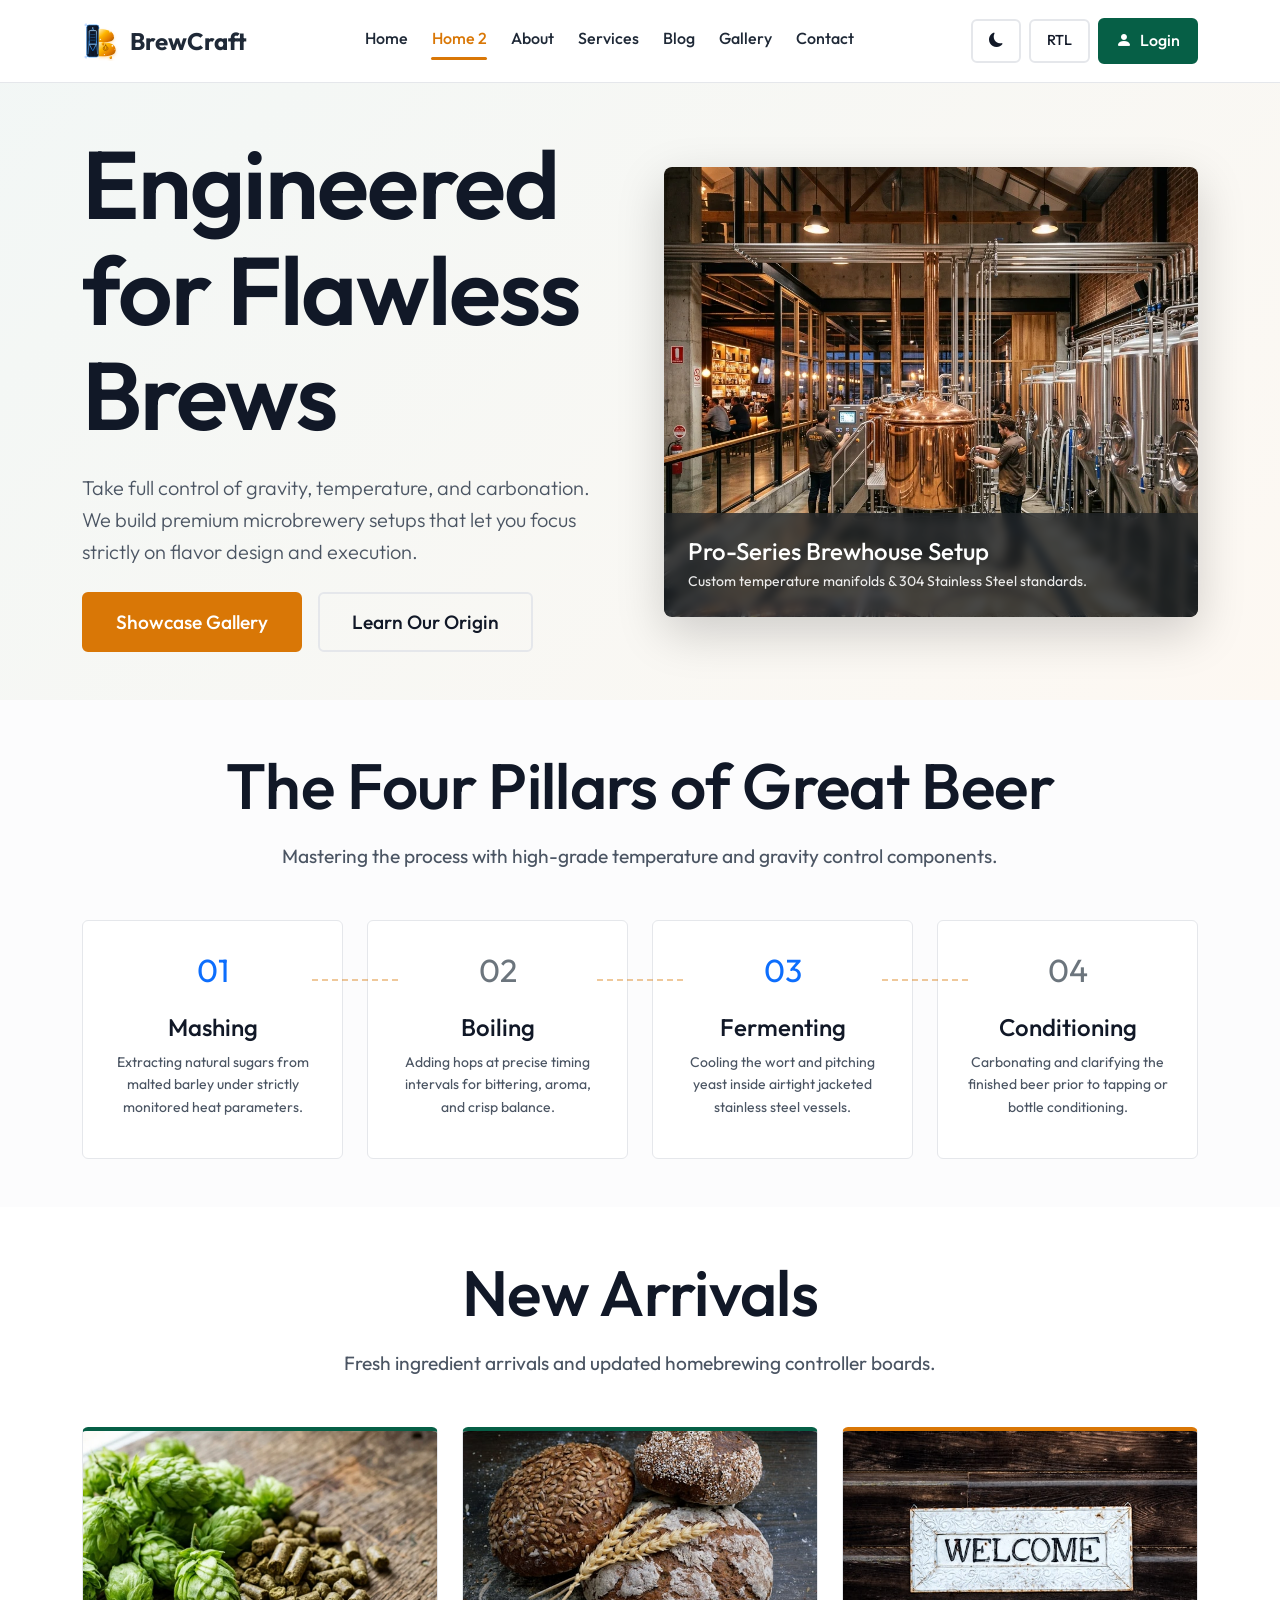
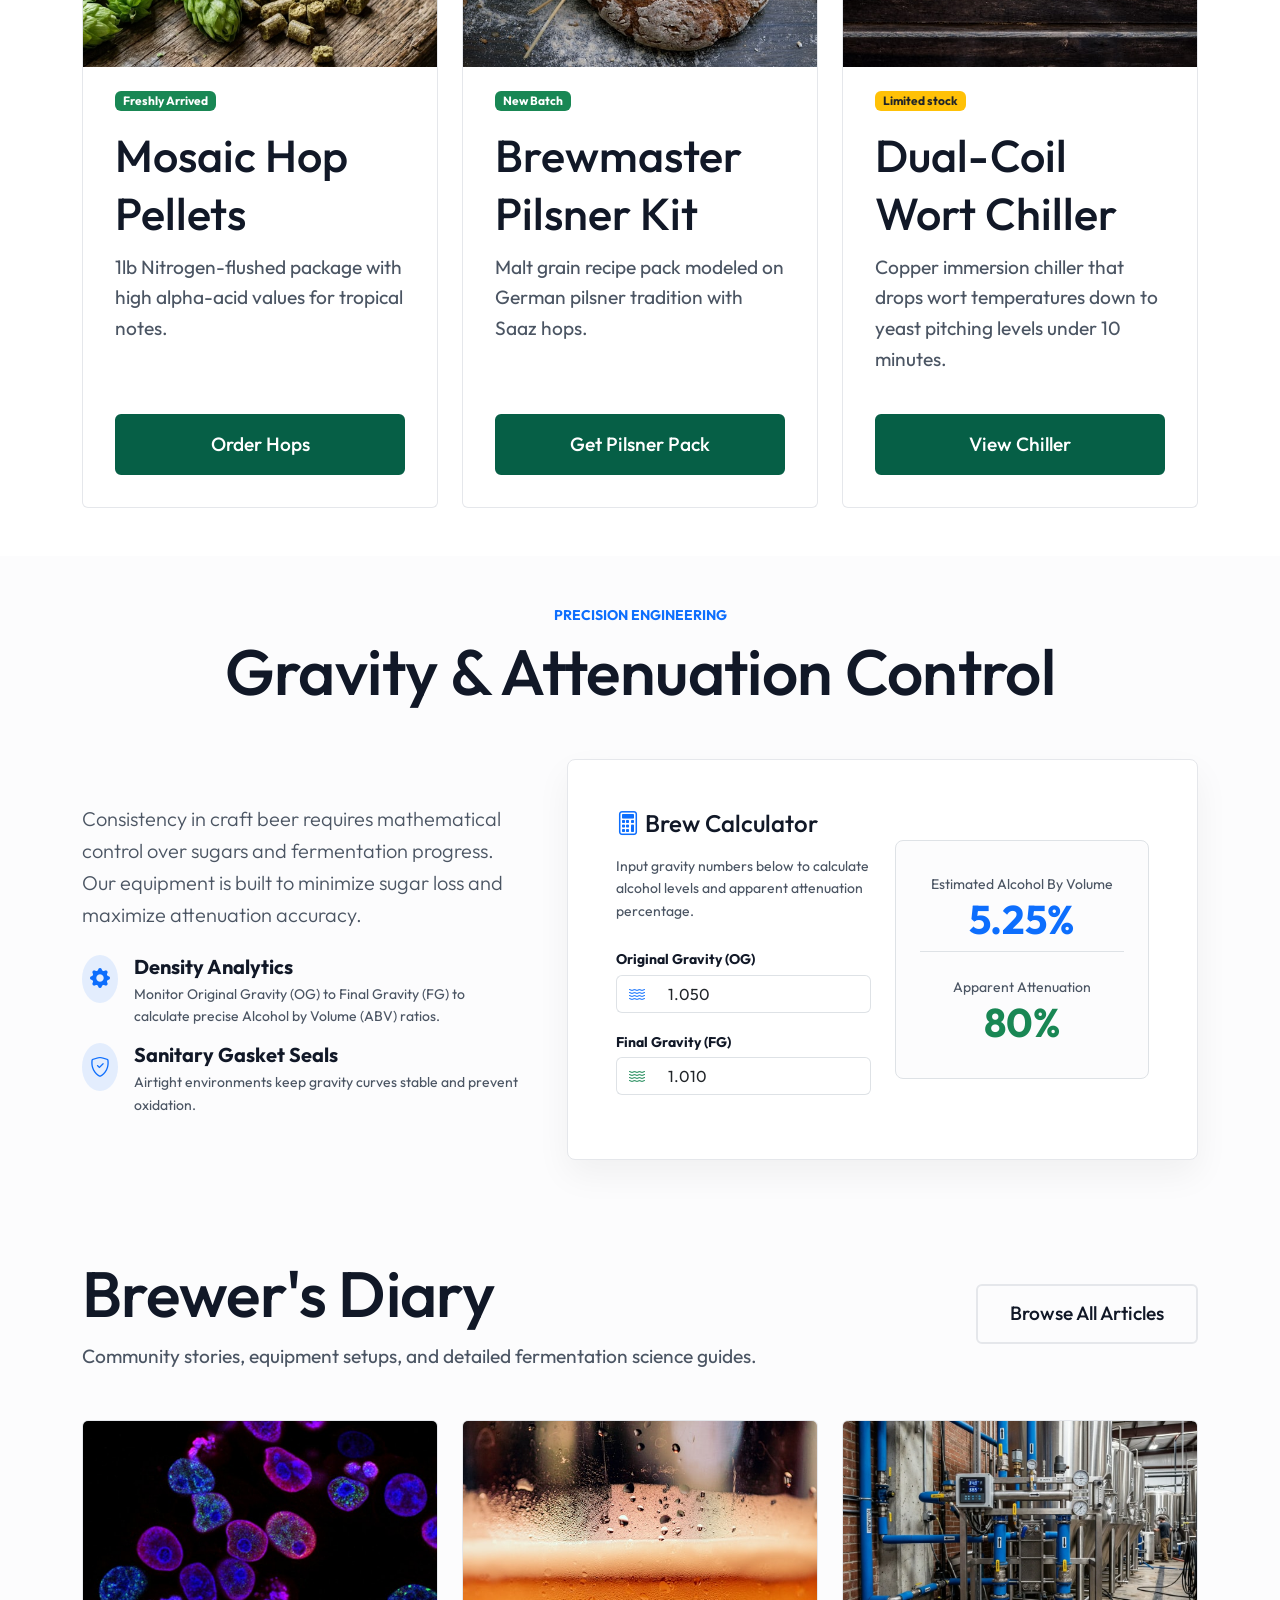
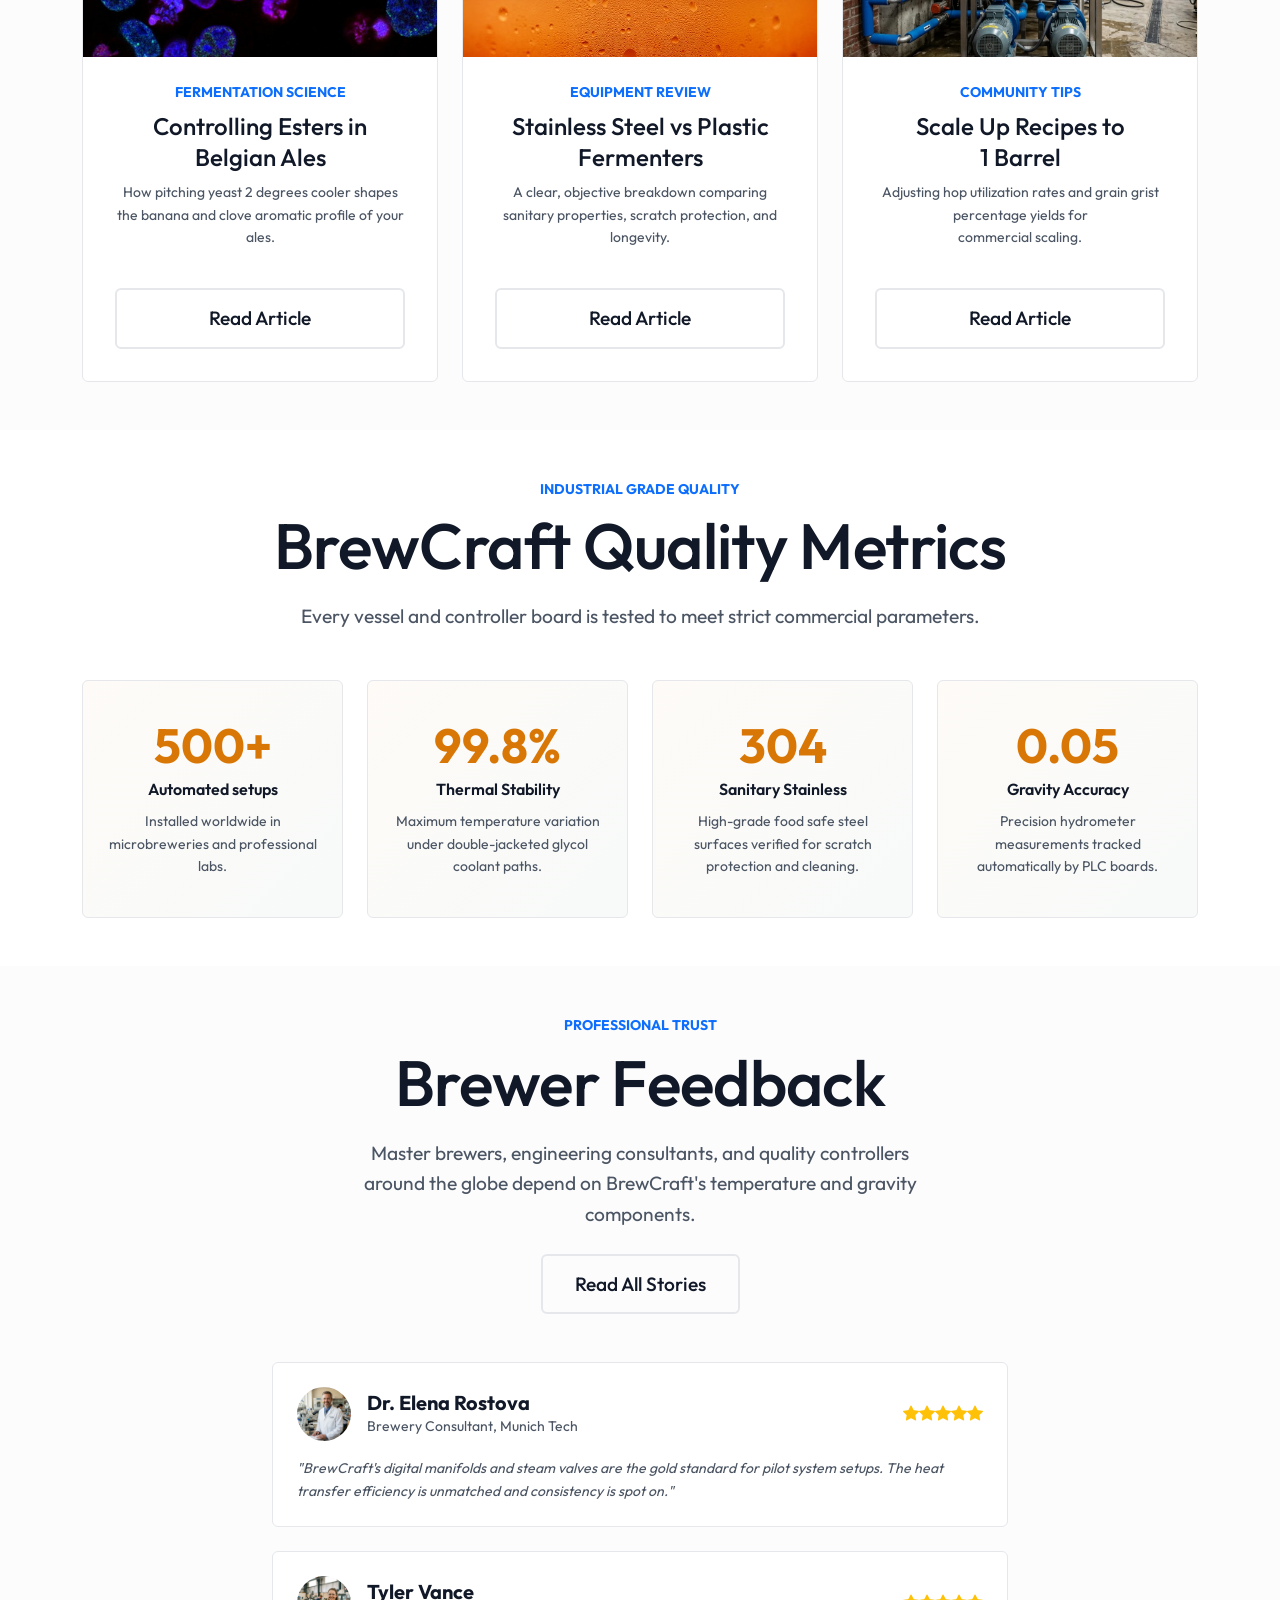
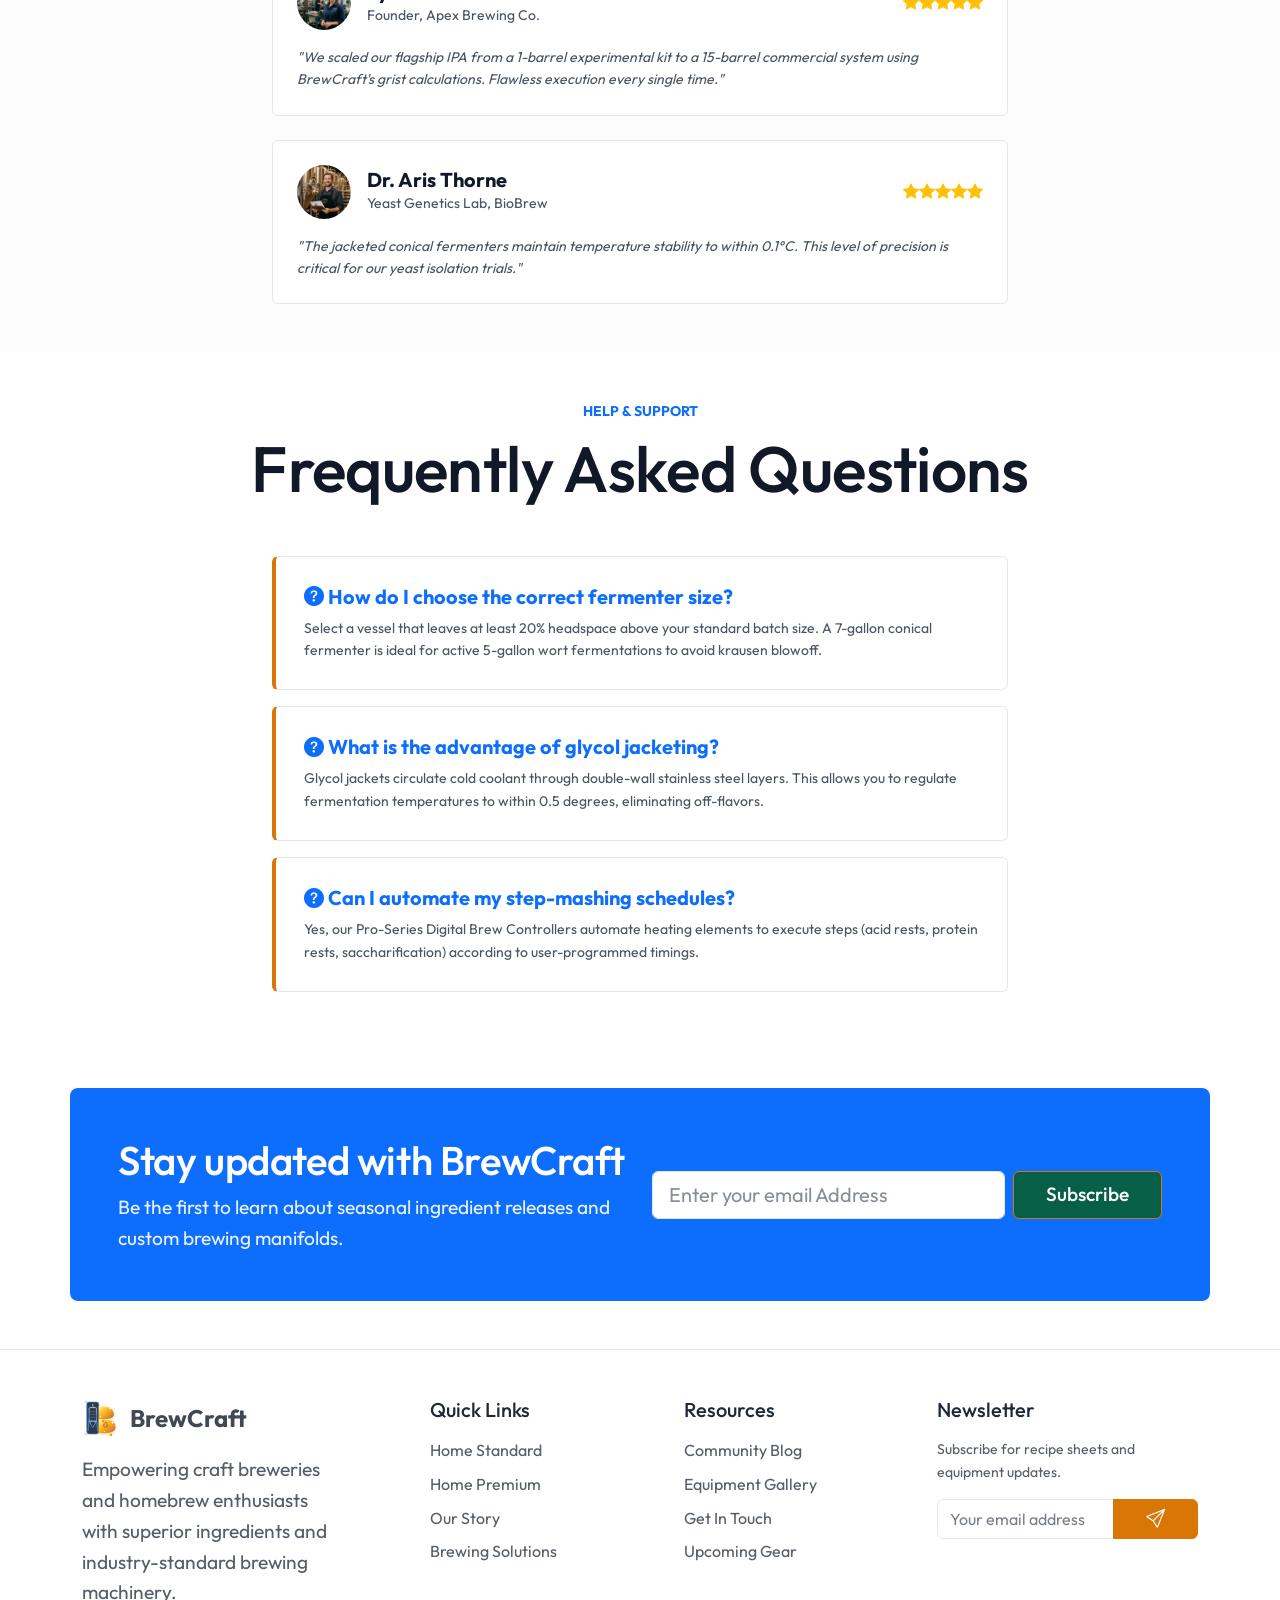
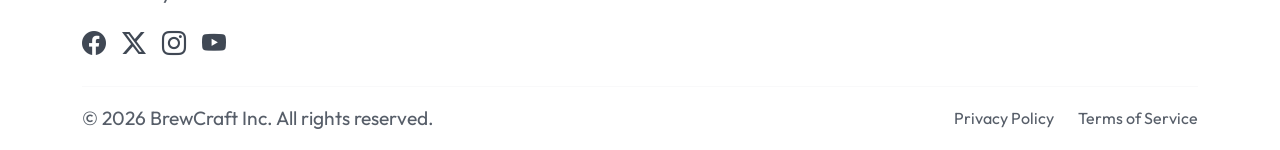
<file: home-2.html>
<!DOCTYPE html>
<html lang="en" data-theme="light" dir="ltr">

<head>
  <meta charset="UTF-8">
  <meta name="viewport" content="width=device-width, initial-scale=1.0">
  <meta name="description"
    content="Explore advanced homebrewing technologies and equipment setups. Learn the four steps of professional mashing, boiling, and fermentation.">
  <title>Premium Home - Microbrewery Equipment & Homebrewing Supplies</title>

  <!-- Bootstrap 5 CSS CDN -->
  <link id="bootstrapCSS" rel="stylesheet"
    href="https://cdn.jsdelivr.net/npm/bootstrap@5.3.2/dist/css/bootstrap.min.css">
  <link rel="stylesheet" href="https://cdn.jsdelivr.net/npm/bootstrap-icons@1.11.1/font/bootstrap-icons.css">

  <!-- Custom Stylesheets -->
  <link rel="stylesheet" href="assets/css/style.css">
  <link id="darkThemeCSS" rel="stylesheet" href="assets/css/dark-mode.css">
  <link id="rtlCSS" rel="stylesheet" href="assets/css/rtl.css" disabled>
  <link rel="icon" type="image/png" href="assets/images/favicon.png?v=1">
</head>

<body>

  <!-- Header (Navbar) -->
  <header class="sticky-top">
    <nav class="navbar navbar-expand-xl navbar-custom py-3" aria-label="Main Navigation">
      <div class="container">
        <!-- Logo -->
        <a class="navbar-brand d-flex align-items-center gap-2" href="index.html">
          <img src="assets/images/logo.svg" alt="BrewCraft Logo" width="40" height="40">
          <span class="fs-4 fw-bold brand-text" style="color: var(--secondary-color);">BrewCraft</span>
        </a>

        <!-- Hamburger toggle -->
        <button class="navbar-toggler" type="button" data-bs-toggle="offcanvas" data-bs-target="#offcanvasNavbar"
          aria-controls="offcanvasNavbar" aria-label="Toggle navigation">
          <span class="navbar-toggler-icon"></span>
        </button>

        <!-- Offcanvas navigation -->
        <div class="offcanvas offcanvas-end" tabindex="-1" id="offcanvasNavbar" aria-labelledby="offcanvasNavbarLabel">
          <div class="offcanvas-header">
            <h5 class="offcanvas-title" id="offcanvasNavbarLabel" style="color: var(--secondary-color);">BrewCraft</h5>
            <button type="button" class="btn-close" data-bs-dismiss="offcanvas" aria-label="Close"></button>
          </div>
          <div class="offcanvas-body">
            <ul class="navbar-nav justify-content-center flex-grow-1 pe-3 gap-2">
              <li class="nav-item"><a class="nav-link" href="index.html">Home</a></li>
              <li class="nav-item"><a class="nav-link" href="home-2.html">Home 2</a></li>
              <li class="nav-item"><a class="nav-link" href="about.html">About</a></li>
              <li class="nav-item"><a class="nav-link" href="services.html">Services</a></li>

              <li class="nav-item"><a class="nav-link" href="blog.html">Blog</a></li>
              <li class="nav-item"><a class="nav-link" href="gallery.html">Gallery</a></li>

              <li class="nav-item"><a class="nav-link" href="contact.html">Contact</a></li>
            </ul>

            <div class="d-flex align-items-center gap-2 mt-3 mt-xl-0 flex-nowrap">
              <button id="themeToggle" class="toggle-btn" aria-label="Toggle Dark Mode">
                <i class="bi bi-moon-fill" aria-hidden="true"></i>
              </button>
              <button id="rtlToggle" class="toggle-btn" aria-label="Toggle Right to Left Layout">
                <span>RTL</span>
              </button>
              <a href="login.html" class="btn-custom btn-custom-secondary px-3 py-2 fs-6">
                <i class="bi bi-person-fill"></i> Login
              </a>
            </div>
          </div>
        </div>

      </div>
    </nav>
  </header>

  <main>
    <!-- Hero Section (Home 2 Layout) -->
    <section class="hero-2 d-flex align-items-center py-5" aria-labelledby="hero2-heading">
      <div class="container">
        <div class="row align-items-center g-5">
          <!-- Text column -->
          <div class="col-lg-6">
            <h1 id="hero2-heading" class="mb-4">Engineered for Flawless Brews</h1>
            <p class="lead mb-4">Take full control of gravity, temperature, and carbonation. We build premium
              microbrewery setups that let you focus strictly on flavor design and execution.</p>
            <div class="d-flex gap-3 flex-wrap">
              <a href="gallery.html" class="btn-custom btn-custom-primary">Showcase Gallery</a>
              <a href="about.html" class="btn-custom btn-custom-outline">Learn Our Origin</a>
            </div>
          </div>
          <!-- Image Column -->
          <div class="col-lg-6">
            <div class="position-relative overflow-hidden rounded-3 shadow-lg">
              <!-- Floating premium glass badge -->
              <!-- <div class="position-absolute top-0 end-0 m-3 z-3 glass-badge animate-hover-float">
                <i class="bi bi-thermometer-half text-primary fs-5"></i>
                <span>99.8% Temp Accuracy</span>
              </div> -->
              <img src="assets/images/inner-hero-bg.webp" alt="BrewCraft Premium Setup"
                class="img-fluid w-100 object-fit-cover animate-hover-zoom hero-2-img">
              <div class="position-absolute bottom-0 start-0 w-100 p-4 bg-dark bg-opacity-75 text-white"
                style="backdrop-filter: blur(4px);">
                <h4 class="mb-1 text-white">Pro-Series Brewhouse Setup</h4>
                <p class="small mb-0 text-white-50">Custom temperature manifolds & 304 Stainless Steel standards.</p>
              </div>
            </div>
          </div>
        </div>
      </div>
    </section>

    <!-- Interactive Brewing Timeline (Section 2) -->
    <section class="py-5 bg-light-subtle" aria-labelledby="process-heading">
      <div class="container">
        <div class="text-center mb-5">
          <h2 id="process-heading" class="mb-3">The Four Pillars of Great Beer</h2>
          <p class="text-muted">Mastering the process with high-grade temperature and gravity control components.</p>
        </div>
        <div class="row g-4 justify-content-center">
          <!-- Step 1 -->
          <div class="col-md-6 col-lg-3 timeline-step">
            <div class="card-custom p-4 text-center">
              <div class="fs-2 text-primary mb-3">01</div>
              <h3 class="fs-4 mb-2">Mashing</h3>
              <p class="small">Extracting natural sugars from malted barley under strictly monitored heat parameters.
              </p>
            </div>
          </div>
          <!-- Step 2 -->
          <div class="col-md-6 col-lg-3 timeline-step">
            <div class="card-custom p-4 text-center">
              <div class="fs-2 text-secondary mb-3">02</div>
              <h3 class="fs-4 mb-2">Boiling</h3>
              <p class="small">Adding hops at precise timing intervals for bittering, aroma, and crisp balance.</p>
            </div>
          </div>
          <!-- Step 3 -->
          <div class="col-md-6 col-lg-3 timeline-step">
            <div class="card-custom p-4 text-center">
              <div class="fs-2 text-primary mb-3">03</div>
              <h3 class="fs-4 mb-2">Fermenting</h3>
              <p class="small">Cooling the wort and pitching yeast inside airtight jacketed stainless steel vessels.</p>
            </div>
          </div>
          <!-- Step 4 -->
          <div class="col-md-6 col-lg-3">
            <div class="card-custom p-4 text-center">
              <div class="fs-2 text-secondary mb-3">04</div>
              <h3 class="fs-4 mb-2">Conditioning</h3>
              <p class="small">Carbonating and clarifying the finished beer prior to tapping or bottle conditioning.</p>
            </div>
          </div>
        </div>
      </div>
    </section>

    <!-- New Arrivals / Supplies Showcase (Section 3) -->
    <section class="py-5" aria-labelledby="arrivals-heading">
      <div class="container">
        <div class="text-center mb-5">
          <h2 id="arrivals-heading" class="mb-3">New Arrivals</h2>
          <p class="text-muted">Fresh ingredient arrivals and updated homebrewing controller boards.</p>
        </div>
        <div class="row g-4">
          <!-- Product Card 1 -->
          <div class="col-md-6 col-lg-4">
            <div class="card-premium">
              <img src="assets/images/mosaic-hops.webp" alt="Mosaic Hop Pellets" class="card-premium-img">
              <div class="badge bg-success mb-3">Freshly Arrived</div>
              <h3 class="mb-2">Mosaic Hop Pellets</h3>
              <p>1lb Nitrogen-flushed package with high alpha-acid values for tropical notes.</p>
              <div class="card-custom-cta">
                <a href="contact.html" class="btn-custom btn-custom-secondary w-100">Order Hops</a>
              </div>
            </div>
          </div>
          <!-- Product Card 2 -->
          <div class="col-md-6 col-lg-4">
            <div class="card-premium">
              <img src="assets/images/barley-malt.webp" alt="Brewmaster Pilsner Kit" class="card-premium-img">
              <div class="badge bg-success mb-3">New Batch</div>
              <h3 class="mb-2">Brewmaster Pilsner Kit</h3>
              <p>Malt grain recipe pack modeled on German pilsner tradition with Saaz hops.</p>
              <div class="card-custom-cta">
                <a href="contact.html" class="btn-custom btn-custom-secondary w-100">Get Pilsner Pack</a>
              </div>
            </div>
          </div>
          <!-- Product Card 3 -->
          <div class="col-md-6 col-lg-4 mx-auto">
            <div class="card-premium" style="border-top-color: var(--primary-color) !important;">
              <img src="assets/images/homebrew-setup.webp" alt="Dual-Coil Wort Chiller" class="card-premium-img">
              <div class="badge bg-warning text-dark mb-3">Limited stock</div>
              <h3 class="mb-2">Dual-Coil Wort Chiller</h3>
              <p>Copper immersion chiller that drops wort temperatures down to yeast pitching levels under 10 minutes.
              </p>
              <div class="card-custom-cta">
                <a href="contact.html" class="btn-custom btn-custom-secondary w-100">View Chiller</a>
              </div>
            </div>
          </div>
        </div>
      </div>
    </section>

    <!-- Interactive Precision Tools (Section 4) -->
    <section class="py-5 bg-light-subtle" aria-labelledby="calc-section-heading">
      <div class="container">
        <!-- Spanning header at the top -->
        <div class="mb-5 text-center">
          <span class="text-primary small fw-bold mb-2 d-block text-uppercase">Precision Engineering</span>
          <h2 id="calc-section-heading" class="mb-0">Gravity & Attenuation Control</h2>
        </div>
        <div class="row align-items-center g-5">
          <!-- Left Column: Details -->
          <div class="col-lg-5">
            <p class="lead mb-4">Consistency in craft beer requires mathematical control over sugars and fermentation progress. Our equipment is built to minimize sugar loss and maximize attenuation accuracy.</p>
            <div class="d-flex flex-column gap-3">
              <div class="d-flex align-items-start gap-3">
                <div class="bg-primary bg-opacity-10 text-primary p-2 rounded-circle">
                  <i class="bi bi-gear-fill fs-5"></i>
                </div>
                <div>
                  <h4 class="fs-5 fw-bold mb-1">Density Analytics</h4>
                  <p class="small text-muted mb-0">Monitor Original Gravity (OG) to Final Gravity (FG) to calculate precise Alcohol by Volume (ABV) ratios.</p>
                </div>
              </div>
              <div class="d-flex align-items-start gap-3">
                <div class="bg-primary bg-opacity-10 text-primary p-2 rounded-circle">
                  <i class="bi bi-shield-check fs-5"></i>
                </div>
                <div>
                  <h4 class="fs-5 fw-bold mb-1">Sanitary Gasket Seals</h4>
                  <p class="small text-muted mb-0">Airtight environments keep gravity curves stable and prevent oxidation.</p>
                </div>
              </div>
            </div>
          </div>
          <!-- Right Column: Interactive Calculator -->
          <div class="col-lg-7">
            <div class="brew-calc-card-large">
              <div class="row g-4 align-items-center">
                <div class="col-md-6">
                  <h3 class="fs-4 mb-3"><i class="bi bi-calculator text-primary"></i> Brew Calculator</h3>
                  <p class="small text-muted mb-4">Input gravity numbers below to calculate alcohol levels and apparent attenuation percentage.</p>
                  <div class="mb-3">
                    <label for="calc-og" class="form-label small fw-bold mb-1">Original Gravity (OG)</label>
                    <div class="input-group">
                      <span class="input-group-text bg-transparent border-end-0"><i class="bi bi-water text-primary"></i></span>
                      <input type="number" step="0.001" class="form-control border-start-0 text-dark bg-white" id="calc-og" value="1.050" min="1.000" max="1.150">
                    </div>
                  </div>
                  <div class="mb-3">
                    <label for="calc-fg" class="form-label small fw-bold mb-1">Final Gravity (FG)</label>
                    <div class="input-group">
                      <span class="input-group-text bg-transparent border-end-0"><i class="bi bi-water text-success"></i></span>
                      <input type="number" step="0.001" class="form-control border-start-0 text-dark bg-white" id="calc-fg" value="1.010" min="1.000" max="1.150">
                    </div>
                  </div>
                </div>
                <div class="col-md-6">
                  <div class="bg-light-subtle p-4 rounded-3 border d-flex flex-column gap-3">
                    <div class="text-center py-2 border-bottom">
                      <span class="text-muted small d-block">Estimated Alcohol By Volume</span>
                      <span class="display-6 fw-bold text-primary" id="calc-abv-result">5.25%</span>
                    </div>
                    <div class="text-center py-2">
                      <span class="text-muted small d-block">Apparent Attenuation</span>
                      <span class="display-6 fw-bold text-success" id="calc-atten-result">80%</span>
                    </div>
                  </div>
                </div>
              </div>
            </div>
          </div>
        </div>
      </div>
    </section>

    <!-- Homebrew Community Blog Preview Feed (Section 4) -->
    <section class="py-5 bg-light-subtle" aria-labelledby="blog-heading">
      <div class="container">
        <div
          class="d-flex flex-column flex-sm-row justify-content-between align-items-center mb-5 text-center text-sm-start">
          <div>
            <h2 id="blog-heading" class="mb-2">Brewer's Diary</h2>
            <p class="text-muted mb-0">Community stories, equipment setups, and detailed fermentation science guides.
            </p>
          </div>
          <a href="blog.html" class="btn-custom btn-custom-outline mt-3 mt-sm-0">Browse All Articles</a>
        </div>
        <div class="row g-4">
          <div class="col-md-6 col-lg-4">
            <div class="card-custom">
              <img src="assets/images/yeast-culture.webp" alt="Belgian Ales" class="card-custom-img">
              <span class="text-primary small fw-bold mb-2">FERMENTATION SCIENCE</span>
              <h3 class="fs-4 mb-2">Controlling Esters in Belgian Ales</h3>
              <p class="small text-muted">How pitching yeast 2 degrees cooler shapes the banana and clove aromatic
                profile of your ales.</p>
              <div class="card-custom-cta">
                <a href="blog-details.html" class="btn-custom btn-custom-outline w-100">Read Article</a>
              </div>
            </div>
          </div>
          <div class="col-md-6 col-lg-4">
            <div class="card-custom">
              <img src="assets/images/brewhouse-vessel.webp" alt="Stainless vs Plastic" class="card-custom-img">
              <span class="text-primary small fw-bold mb-2">EQUIPMENT REVIEW</span>
              <h3 class="fs-4 mb-2">Stainless Steel vs Plastic Fermenters</h3>
              <p class="small text-muted">A clear, objective breakdown comparing sanitary properties, scratch
                protection, and longevity.</p>
              <div class="card-custom-cta">
                <a href="blog-details.html" class="btn-custom btn-custom-outline w-100">Read Article</a>
              </div>
            </div>
          </div>
          <div class="col-md-6 col-lg-4 mx-auto">
            <div class="card-custom">
              <img src="assets/images/glycol-system.webp" alt="Scale Up Recipes" class="card-custom-img">
              <span class="text-primary small fw-bold mb-2">COMMUNITY TIPS</span>
              <h3 class="fs-4 mb-2">Scale Up Recipes to<br>1 Barrel</h3>
              <p class="small text-muted">Adjusting hop utilization rates and grain grist percentage yields for<br>commercial scaling.</p>
              <div class="card-custom-cta">
                <a href="blog-details.html" class="btn-custom btn-custom-outline w-100">Read Article</a>
              </div>
            </div>
          </div>
        </div>
      </div>
    </section>

    <!-- High-Performance Standards (Section 6) -->
    <section class="py-5" aria-labelledby="standards-heading">
      <div class="container">
        <div class="text-center mb-5">
          <span class="text-primary small fw-bold mb-2 d-block text-uppercase">Industrial Grade Quality</span>
          <h2 id="standards-heading" class="mb-3">BrewCraft Quality Metrics</h2>
          <p class="text-muted">Every vessel and controller board is tested to meet strict commercial parameters.</p>
        </div>
        <div class="row g-4">
          <!-- Metric 1 -->
          <div class="col-md-6 col-lg-3">
            <div class="metric-card text-center">
              <div class="metric-value">500+</div>
              <div class="metric-title">Automated setups</div>
              <p class="small text-muted mb-0">Installed worldwide in microbreweries and professional labs.</p>
            </div>
          </div>
          <!-- Metric 2 -->
          <div class="col-md-6 col-lg-3">
            <div class="metric-card text-center">
              <div class="metric-value">99.8%</div>
              <div class="metric-title">Thermal Stability</div>
              <p class="small text-muted mb-0">Maximum temperature variation under double-jacketed glycol coolant paths.</p>
            </div>
          </div>
          <!-- Metric 3 -->
          <div class="col-md-6 col-lg-3">
            <div class="metric-card text-center">
              <div class="metric-value">304</div>
              <div class="metric-title">Sanitary Stainless</div>
              <p class="small text-muted mb-0">High-grade food safe steel surfaces verified for scratch protection and cleaning.</p>
            </div>
          </div>
          <!-- Metric 4 -->
          <div class="col-md-6 col-lg-3">
            <div class="metric-card text-center">
              <div class="metric-value">0.05</div>
              <div class="metric-title">Gravity Accuracy</div>
              <p class="small text-muted mb-0">Precision hydrometer measurements tracked automatically by PLC boards.</p>
            </div>
          </div>
        </div>
      </div>
    </section>

    <!-- Testimonials Showcase (Section 7) -->
    <section class="py-5 bg-light-subtle" aria-labelledby="testimonials-2-heading">
      <div class="container">
        <!-- Spanning header at the top -->
        <div class="mb-5 text-center">
          <span class="text-primary small fw-bold mb-2 d-block text-uppercase">Professional Trust</span>
          <h2 id="testimonials-2-heading" class="mb-3">Brewer Feedback</h2>
          <p class="text-muted mx-auto mb-4" style="max-width: 600px;">Master brewers, engineering consultants, and quality controllers around the globe depend on BrewCraft's temperature and gravity components.</p>
          <a href="about.html" class="btn-custom btn-custom-outline">Read All Stories</a>
        </div>
        <div class="row justify-content-center">
          <!-- Testimonial list -->
          <div class="col-lg-8">
            <div class="d-flex flex-column gap-4">
              <!-- Review 1 -->
              <div class="card-custom p-4 text-start align-items-start">
                <!-- Mobile Stars (visible only on mobile) -->
                <div class="d-block d-md-none text-warning fs-6 mb-2">
                  <i class="bi bi-star-fill"></i><i class="bi bi-star-fill"></i><i class="bi bi-star-fill"></i><i
                    class="bi bi-star-fill"></i><i class="bi bi-star-fill"></i>
                </div>
                <div class="d-flex flex-column flex-md-row align-items-start align-items-md-center gap-3 mb-3 w-100">
                  <div class="d-flex align-items-center gap-3">
                    <img src="assets/images/team-2.webp" alt="Elena Rostova" class="rounded-circle"
                      style="width: 54px; height: 54px; object-fit: cover;">
                    <div>
                      <h4 class="fs-5 mb-0 fw-bold">Dr. Elena Rostova</h4>
                      <small class="text-muted d-block">Brewery Consultant, Munich Tech</small>
                    </div>
                  </div>
                  <!-- Desktop Stars (hidden on mobile) -->
                  <div class="d-none d-md-block text-warning fs-6 ms-auto">
                    <i class="bi bi-star-fill"></i><i class="bi bi-star-fill"></i><i class="bi bi-star-fill"></i><i
                      class="bi bi-star-fill"></i><i class="bi bi-star-fill"></i>
                  </div>
                </div>
                <p class="fst-italic small mb-0">"BrewCraft's digital manifolds and steam valves are the gold standard for pilot system setups. The heat transfer efficiency is unmatched and consistency is spot on."</p>
              </div>
              <!-- Review 2 -->
              <div class="card-custom p-4 text-start align-items-start">
                <!-- Mobile Stars (visible only on mobile) -->
                <div class="d-block d-md-none text-warning fs-6 mb-2">
                  <i class="bi bi-star-fill"></i><i class="bi bi-star-fill"></i><i class="bi bi-star-fill"></i><i
                    class="bi bi-star-fill"></i><i class="bi bi-star-fill"></i>
                </div>
                <div class="d-flex flex-column flex-md-row align-items-start align-items-md-center gap-3 mb-3 w-100">
                  <div class="d-flex align-items-center gap-3">
                    <img src="assets/images/team-1.webp" alt="Tyler Vance" class="rounded-circle"
                      style="width: 54px; height: 54px; object-fit: cover;">
                    <div>
                      <h4 class="fs-5 mb-0 fw-bold">Tyler Vance</h4>
                      <small class="text-muted d-block">Founder, Apex Brewing Co.</small>
                    </div>
                  </div>
                  <!-- Desktop Stars (hidden on mobile) -->
                  <div class="d-none d-md-block text-warning fs-6 ms-auto">
                    <i class="bi bi-star-fill"></i><i class="bi bi-star-fill"></i><i class="bi bi-star-fill"></i><i
                      class="bi bi-star-fill"></i><i class="bi bi-star-fill"></i>
                  </div>
                </div>
                <p class="fst-italic small mb-0">"We scaled our flagship IPA from a 1-barrel experimental kit to a 15-barrel commercial system using BrewCraft's grist calculations. Flawless execution every single time."</p>
              </div>
              <!-- Review 3 -->
              <div class="card-custom p-4 text-start align-items-start">
                <!-- Mobile Stars (visible only on mobile) -->
                <div class="d-block d-md-none text-warning fs-6 mb-2">
                  <i class="bi bi-star-fill"></i><i class="bi bi-star-fill"></i><i class="bi bi-star-fill"></i><i
                    class="bi bi-star-fill"></i><i class="bi bi-star-fill"></i>
                </div>
                <div class="d-flex flex-column flex-md-row align-items-start align-items-md-center gap-3 mb-3 w-100">
                  <div class="d-flex align-items-center gap-3">
                    <img src="assets/images/team-3.webp" alt="Aris Thorne" class="rounded-circle"
                      style="width: 54px; height: 54px; object-fit: cover;">
                    <div>
                      <h4 class="fs-5 mb-0 fw-bold">Dr. Aris Thorne</h4>
                      <small class="text-muted d-block">Yeast Genetics Lab, BioBrew</small>
                    </div>
                  </div>
                  <!-- Desktop Stars (hidden on mobile) -->
                  <div class="d-none d-md-block text-warning fs-6 ms-auto">
                    <i class="bi bi-star-fill"></i><i class="bi bi-star-fill"></i><i class="bi bi-star-fill"></i><i
                      class="bi bi-star-fill"></i><i class="bi bi-star-fill"></i>
                  </div>
                </div>
                <p class="fst-italic small mb-0">"The jacketed conical fermenters maintain temperature stability to within 0.1°C. This level of precision is critical for our yeast isolation trials."</p>
              </div>
            </div>
          </div>
        </div>
      </div>
    </section>

    <!-- FAQ Section (Section 8) -->
    <section class="py-5" aria-labelledby="faq-2-heading">
      <div class="container">
        <!-- Spanning header at the top -->
        <div class="mb-5 text-center">
          <span class="text-primary small fw-bold mb-2 d-block text-uppercase">Help & Support</span>
          <h2 id="faq-2-heading" class="mb-0">Frequently Asked Questions</h2>
        </div>
        <div class="row justify-content-center">
          <!-- FAQ Cards Stack -->
          <div class="col-lg-8">
            <div class="d-flex flex-column gap-3">
              <!-- Item 1 -->
              <div class="faq-card text-start align-items-start">
                <h4 class="fs-5 fw-bold text-primary mb-2">
                  <i class="bi bi-question-circle-fill text-primary"></i> How do I choose the correct fermenter size?
                </h4>
                <p class="small text-muted mb-0">Select a vessel that leaves at least 20% headspace above your standard batch size. A 7-gallon conical fermenter is ideal for active 5-gallon wort fermentations to avoid krausen blowoff.</p>
              </div>
              <!-- Item 2 -->
              <div class="faq-card text-start align-items-start">
                <h4 class="fs-5 fw-bold text-primary mb-2">
                  <i class="bi bi-question-circle-fill text-primary"></i> What is the advantage of glycol jacketing?
                </h4>
                <p class="small text-muted mb-0">Glycol jackets circulate cold coolant through double-wall stainless steel layers. This allows you to regulate fermentation temperatures to within 0.5 degrees, eliminating off-flavors.</p>
              </div>
              <!-- Item 3 -->
              <div class="faq-card text-start align-items-start">
                <h4 class="fs-5 fw-bold text-primary mb-2">
                  <i class="bi bi-question-circle-fill text-primary"></i> Can I automate my step-mashing schedules?
                </h4>
                <p class="small text-muted mb-0">Yes, our Pro-Series Digital Brew Controllers automate heating elements to execute steps (acid rests, protein rests, saccharification) according to user-programmed timings.</p>
              </div>
            </div>
          </div>
        </div>
      </div>
    </section>

    <!-- Inline Subscribe Row (Section 5) -->
    <section class="py-5" aria-labelledby="inline-sub-heading">
      <div class="container bg-primary text-white p-5 rounded-3">
        <div class="row align-items-center g-4">
          <div class="col-lg-6 text-center text-lg-start">
            <h2 id="inline-sub-heading" class="text-white mb-2 fs-1">Stay updated with BrewCraft</h2>
            <p class="mb-0 text-white-50">Be the first to learn about seasonal ingredient releases and custom brewing
              manifolds.</p>
          </div>
          <div class="col-lg-6">
            <form class="needs-validation d-flex flex-column flex-sm-row gap-2" novalidate>
              <div class="position-relative flex-grow-1 text-start">
                <label for="subscribeEmail2" class="visually-hidden">Email Address</label>
                <input type="email" class="form-control form-control-lg border-0 text-dark bg-white subscribe-input"
                  id="subscribeEmail2" placeholder="Enter your email Address" required>
                <div class="invalid-tooltip-custom">
                  Please enter a valid email address.
                </div>
              </div>
              <button class="btn-custom btn-custom-secondary btn-subscribe btn-subscribe-lg" type="submit">Subscribe</button>
            </form>
          </div>
        </div>
      </div>
    </section>
  </main>

  <!-- Footer -->
  <footer class="bg-dark text-light pt-5 pb-3" aria-label="Footer Navigation">
    <div class="container">
      <div class="row g-4 mb-4 justify-content-between">
        <!-- Column 1: Logo & Motto -->
        <div class="col-md-6 col-xl-3 text-center text-md-start">
          <a class="d-inline-flex align-items-center gap-2 mb-3 text-decoration-none" href="index.html">
            <img src="assets/images/logo.svg" alt="BrewCraft Logo" width="40" height="40">
            <span class="fs-4 fw-bold text-white brand-text">BrewCraft</span>
          </a>
          <p class="text-light-emphasis mb-3">Empowering craft breweries and homebrew enthusiasts with superior
            ingredients and industry-standard brewing machinery.</p>
          <div class="d-flex gap-3 justify-content-center justify-content-md-start">
            <a href="#" class="text-white fs-4" aria-label="Facebook"><i class="bi bi-facebook"></i></a>
            <a href="#" class="text-white fs-4" aria-label="Twitter"><i class="bi bi-twitter-x"></i></a>
            <a href="#" class="text-white fs-4" aria-label="Instagram"><i class="bi bi-instagram"></i></a>
            <a href="#" class="text-white fs-4" aria-label="YouTube"><i class="bi bi-youtube"></i></a>
          </div>
        </div>

        <!-- Column 2: Quick Links -->
        <div class="col-sm-6 col-md-3 col-xl-2 text-center text-md-start">
          <h5 class="text-white mb-3">Quick Links</h5>
          <ul class="list-unstyled d-flex flex-column gap-2">
            <li><a href="index.html" class="text-light-emphasis text-decoration-none">Home Standard</a></li>
            <li><a href="home-2.html" class="text-light-emphasis text-decoration-none">Home Premium</a></li>
            <li><a href="about.html" class="text-light-emphasis text-decoration-none">Our Story</a></li>
            <li><a href="services.html" class="text-light-emphasis text-decoration-none">Brewing Solutions</a></li>
          </ul>
        </div>

        <!-- Column 3: Resources -->
        <div class="col-sm-6 col-md-3 col-xl-2 text-center text-md-start">
          <h5 class="text-white mb-3">Resources</h5>
          <ul class="list-unstyled d-flex flex-column gap-2">
            <li><a href="blog.html" class="text-light-emphasis text-decoration-none">Community Blog</a></li>
            <li><a href="gallery.html" class="text-light-emphasis text-decoration-none">Equipment Gallery</a></li>
            <li><a href="contact.html" class="text-light-emphasis text-decoration-none">Get In Touch</a></li>
            <li><a href="coming-soon.html" class="text-light-emphasis text-decoration-none">Upcoming Gear</a></li>
          </ul>
        </div>


        <!-- Column 5: Newsletter -->
        <div class="col-md-6 col-xl-3 text-center text-md-start">
          <h5 class="text-white mb-3">Newsletter</h5>
          <p class="text-light-emphasis small mb-3">Subscribe for recipe sheets and equipment updates.</p>
          <form class="needs-validation" novalidate>
            <div class="input-group mb-2">
              <input type="email" class="form-control bg-transparent subscribe-input"
                placeholder="Your email address" aria-label="Your email address" required>
              <button class="btn btn-custom btn-custom-primary btn-subscribe" type="submit">
                <i class="bi bi-send"></i>
              </button>
            </div>
          </form>
        </div>
      </div>

      <hr class="border-secondary">

      <!-- Bottom Bar -->
      <div class="d-flex flex-column flex-md-row justify-content-between align-items-center gap-3">
        <p class="mb-0 text-light-emphasis text-center text-md-start">&copy; 2026 BrewCraft Inc. All rights reserved.
        </p>
        <div class="d-flex gap-4">
          <a href="#" class="text-light-emphasis text-decoration-none">Privacy Policy</a>
          <a href="#" class="text-light-emphasis text-decoration-none">Terms of Service</a>
        </div>
      </div>
    </div>
  </footer>

  <!-- Back to Top -->
  <button id="backToTop" class="show-on-scroll" aria-label="Back to Top">
    <i class="bi bi-chevron-up fs-4"></i>
  </button>

  <script src="https://cdn.jsdelivr.net/npm/bootstrap@5.3.2/dist/js/bootstrap.bundle.min.js"></script>
  <script src="assets/js/main.js"></script>
</body>

</html>
</file>
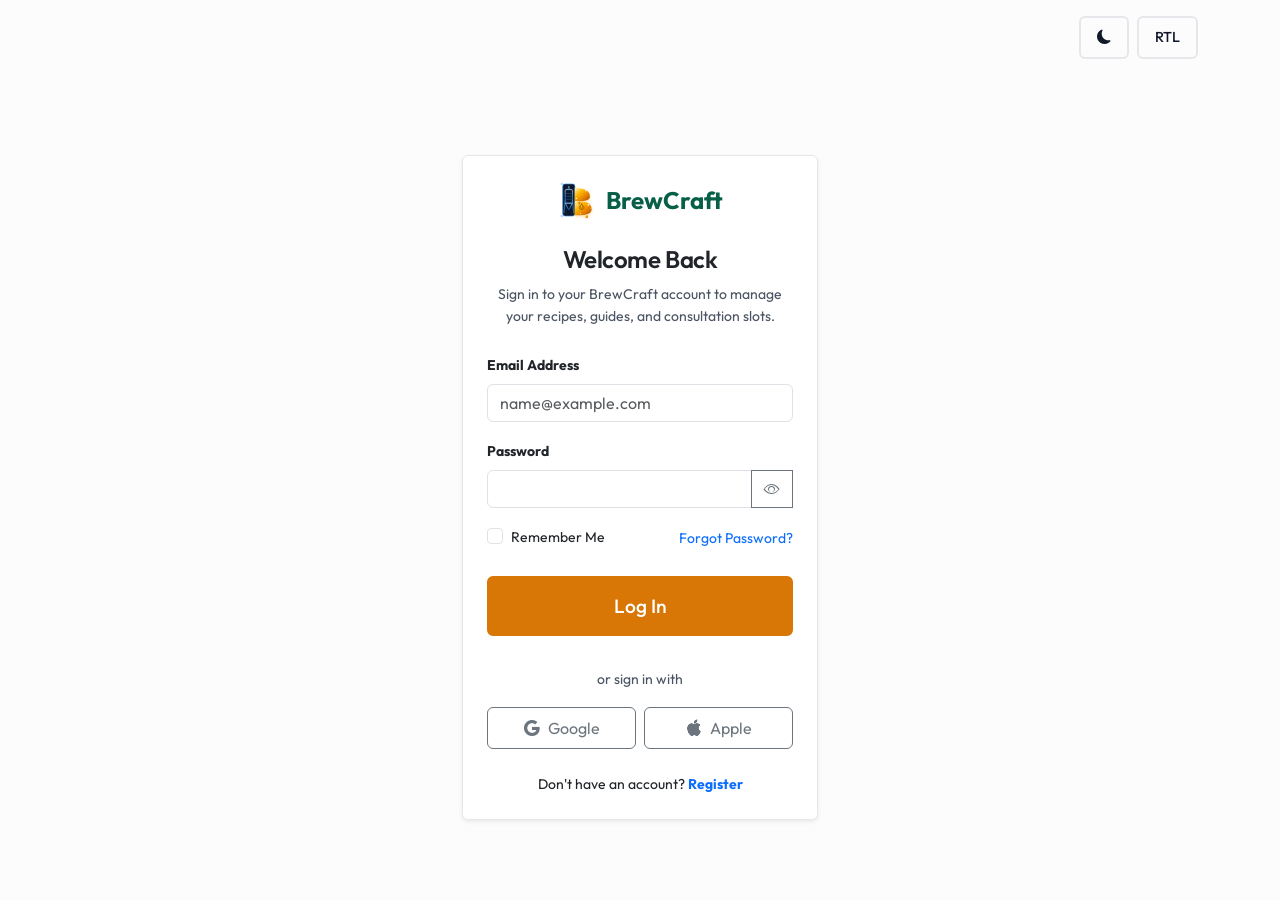
<file: login.html>
<!DOCTYPE html>
<html lang="en" data-theme="light" dir="ltr">
<head>
  <meta charset="UTF-8">
  <meta name="viewport" content="width=device-width, initial-scale=1.0">
  <meta name="description" content="Log in to your BrewCraft account to manage recipe guides and track consultation slots.">
  <title>Login - BrewCraft</title>
  
  <!-- Bootstrap 5 CSS CDN -->
  <link id="bootstrapCSS" rel="stylesheet" href="https://cdn.jsdelivr.net/npm/bootstrap@5.3.2/dist/css/bootstrap.min.css">
  <link rel="stylesheet" href="https://cdn.jsdelivr.net/npm/bootstrap-icons@1.11.1/font/bootstrap-icons.css">
  
  <!-- Custom Stylesheets -->
  <link rel="stylesheet" href="assets/css/style.css">
  <link id="darkThemeCSS" rel="stylesheet" href="assets/css/dark-mode.css">
  <link id="rtlCSS" rel="stylesheet" href="assets/css/rtl.css" disabled>
  <link rel="icon" type="image/png" href="assets/images/favicon.png?v=1">
</head>
<body class="d-flex flex-column min-vh-100 bg-light-subtle">

  <!-- Top-Right: Toggles Only (No Global Header) -->
  <div class="container d-flex justify-content-end gap-2 py-3">
    <button id="themeToggle" class="toggle-btn" aria-label="Toggle Dark Mode">
                <i class="bi bi-moon-fill" aria-hidden="true"></i>
              </button>
    <button id="rtlToggle" class="toggle-btn" aria-label="Toggle Right to Left Layout">
                <span>RTL</span>
              </button>
  </div>

  <!-- Form Card Centered Stack -->
  <main class="flex-grow-1 d-flex align-items-center py-5">
    <div class="container">
      <div class="row justify-content-center">
        <div class="col-md-6 col-lg-5 col-xl-4">
          <div class="card card-custom auth-card p-4 shadow-sm align-items-stretch text-start">
            
            <!-- Site Logo inside Card -->
            <div class="text-center mb-4">
              <a href="index.html" class="d-inline-flex align-items-center gap-2 text-decoration-none">
                <img src="assets/images/logo.svg" alt="BrewCraft Logo" width="40" height="40">
                <span class="fs-4 fw-bold brand-text" style="color: var(--secondary-color);">BrewCraft</span>
              </a>
              <h1 class="h3 mt-3 mb-0">Welcome Back</h1>
              <p class="text-muted small mt-2 mb-0">Sign in to your BrewCraft account to manage your recipes, guides, and consultation slots.</p>
            </div>

            <!-- Form -->
            <form class="needs-validation text-start" novalidate>
              <!-- Email -->
              <div class="mb-3 position-relative">
                <label for="loginEmail" class="form-label small fw-bold">Email Address</label>
                <input type="email" class="form-control" id="loginEmail" placeholder="name@example.com" required>
                <div class="invalid-tooltip-custom">Please enter a valid email.</div>
              </div>

              <!-- Password -->
              <div class="mb-3 position-relative">
                <label for="loginPassword" class="form-label small fw-bold">Password</label>
                <div class="input-group">
                  <input type="password" class="form-control" id="loginPassword" required>
                  <button class="btn btn-outline-secondary password-toggle-btn" type="button" data-target="loginPassword" aria-label="Toggle Password Visibility">
                    <i class="bi bi-eye"></i>
                  </button>
                  <div class="invalid-tooltip-custom">Please enter your password.</div>
                </div>
              </div>

              <!-- Remember Me & Forgot Password -->
              <div class="d-flex justify-content-between align-items-center mb-4 flex-wrap gap-2">
                <div class="form-check">
                  <input class="form-check-input" type="checkbox" id="rememberMe">
                  <label class="form-check-label small" for="rememberMe">
                    Remember Me
                  </label>
                </div>
                <a href="#" class="small text-decoration-none">Forgot Password?</a>
              </div>

              <!-- 100% Width CTA Button -->
              <button type="submit" class="btn-custom btn-custom-primary w-100 mb-3">Log In</button>
            </form>

            <div class="text-center my-3 text-muted small">or sign in with</div>

            <!-- Social Logins -->
            <div class="row g-2 mb-4">
              <div class="col-6">
                <a href="#" class="btn btn-outline-secondary w-100 d-flex align-items-center justify-content-center gap-2 small py-2">
                  <i class="bi bi-google"></i> Google
                </a>
              </div>
              <div class="col-6">
                <a href="#" class="btn btn-outline-secondary w-100 d-flex align-items-center justify-content-center gap-2 small py-2">
                  <i class="bi bi-apple"></i> Apple
                </a>
              </div>
            </div>

            <!-- Signup link -->
            <div class="text-center small">
              Don't have an account? <a href="register.html" class="text-decoration-none fw-bold">Register</a>
            </div>

          </div>
        </div>
      </div>
    </div>
  </main>

  <script src="https://cdn.jsdelivr.net/npm/bootstrap@5.3.2/dist/js/bootstrap.bundle.min.js"></script>
  <script src="assets/js/main.js"></script>
</body>
</html>
</file>
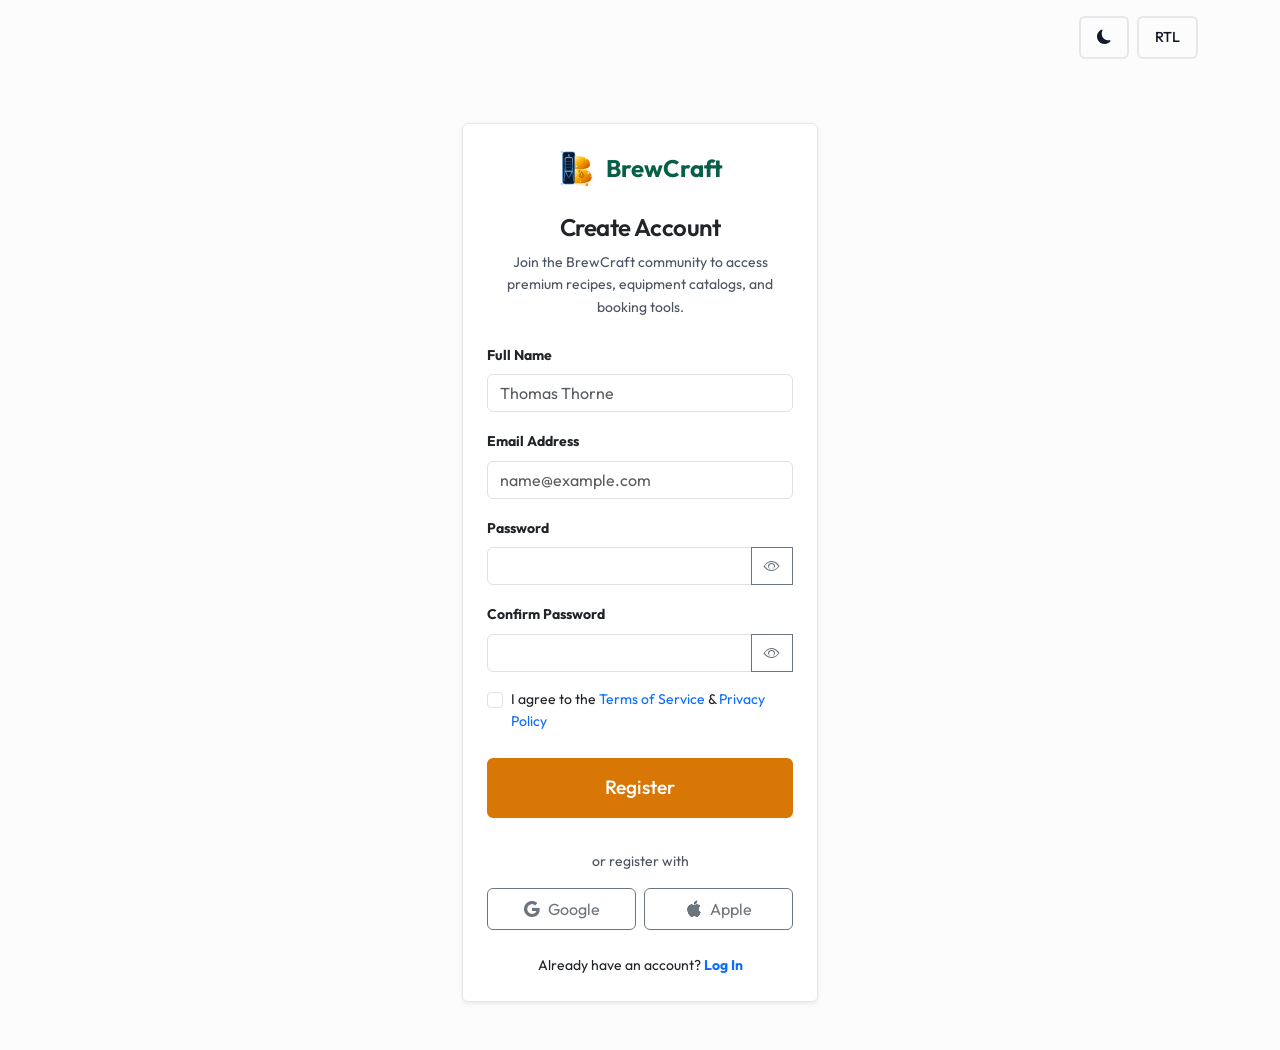
<file: register.html>
<!DOCTYPE html>
<html lang="en" data-theme="light" dir="ltr">
<head>
  <meta charset="UTF-8">
  <meta name="viewport" content="width=device-width, initial-scale=1.0">
  <meta name="description" content="Register a new BrewCraft account. Access recipes and book custom installations.">
  <title>Register - BrewCraft</title>
  
  <!-- Bootstrap 5 CSS CDN -->
  <link id="bootstrapCSS" rel="stylesheet" href="https://cdn.jsdelivr.net/npm/bootstrap@5.3.2/dist/css/bootstrap.min.css">
  <link rel="stylesheet" href="https://cdn.jsdelivr.net/npm/bootstrap-icons@1.11.1/font/bootstrap-icons.css">
  
  <!-- Custom Stylesheets -->
  <link rel="stylesheet" href="assets/css/style.css">
  <link id="darkThemeCSS" rel="stylesheet" href="assets/css/dark-mode.css">
  <link id="rtlCSS" rel="stylesheet" href="assets/css/rtl.css" disabled>
  <link rel="icon" type="image/png" href="assets/images/favicon.png?v=1">
</head>
<body class="d-flex flex-column min-vh-100 bg-light-subtle">

  <!-- Top-Right: Toggles Only (No Global Header) -->
  <div class="container d-flex justify-content-end gap-2 py-3">
    <button id="themeToggle" class="toggle-btn" aria-label="Toggle Dark Mode">
                <i class="bi bi-moon-fill" aria-hidden="true"></i>
              </button>
    <button id="rtlToggle" class="toggle-btn" aria-label="Toggle Right to Left Layout">
                <span>RTL</span>
              </button>
  </div>

  <!-- Form Card Centered Stack -->
  <main class="flex-grow-1 d-flex align-items-center py-5">
    <div class="container">
      <div class="row justify-content-center">
        <div class="col-md-6 col-lg-5 col-xl-4">
          <div class="card card-custom auth-card p-4 shadow-sm align-items-stretch text-start">
            
            <!-- Site Logo inside Card -->
            <div class="text-center mb-4">
              <a href="index.html" class="d-inline-flex align-items-center gap-2 text-decoration-none">
                <img src="assets/images/logo.svg" alt="BrewCraft Logo" width="40" height="40">
                <span class="fs-4 fw-bold brand-text" style="color: var(--secondary-color);">BrewCraft</span>
              </a>
              <h1 class="h3 mt-3 mb-0">Create Account</h1>
              <p class="text-muted small mt-2 mb-0">Join the BrewCraft community to access premium recipes, equipment catalogs, and booking tools.</p>
            </div>

            <!-- Form -->
            <form class="needs-validation text-start" novalidate>
              <!-- Name -->
              <div class="mb-3 position-relative">
                <label for="registerName" class="form-label small fw-bold">Full Name</label>
                <input type="text" class="form-control" id="registerName" placeholder="Thomas Thorne" required>
                <div class="invalid-tooltip-custom">Please enter your name.</div>
              </div>

              <!-- Email -->
              <div class="mb-3 position-relative">
                <label for="registerEmail" class="form-label small fw-bold">Email Address</label>
                <input type="email" class="form-control" id="registerEmail" placeholder="name@example.com" required>
                <div class="invalid-tooltip-custom">Please enter a valid email.</div>
              </div>

              <!-- Password -->
              <div class="mb-3 position-relative">
                <label for="registerPassword" class="form-label small fw-bold">Password</label>
                <div class="input-group">
                  <input type="password" class="form-control" id="registerPassword" required>
                  <button class="btn btn-outline-secondary password-toggle-btn" type="button" data-target="registerPassword" aria-label="Toggle Password Visibility">
                    <i class="bi bi-eye"></i>
                  </button>
                  <div class="invalid-tooltip-custom">Please enter a password.</div>
                </div>
              </div>

              <!-- Confirm Password -->
              <div class="mb-3 position-relative">
                <label for="registerConfirmPassword" class="form-label small fw-bold">Confirm Password</label>
                <div class="input-group">
                  <input type="password" class="form-control" id="registerConfirmPassword" required>
                  <button class="btn btn-outline-secondary password-toggle-btn" type="button" data-target="registerConfirmPassword" aria-label="Toggle Password Visibility">
                    <i class="bi bi-eye"></i>
                  </button>
                  <div class="invalid-tooltip-custom" id="confirmPasswordError">Passwords do not match.</div>
                </div>
              </div>

              <!-- Agree to Terms -->
              <div class="form-check mb-4">
                <input class="form-check-input" type="checkbox" id="termsCheck" required>
                <label class="form-check-label small" for="termsCheck">
                  I agree to the <a href="#" class="text-decoration-none">Terms of Service</a> & <a href="#" class="text-decoration-none">Privacy Policy</a>
                </label>
                <div class="invalid-tooltip-custom">You must agree to register.</div>
              </div>

              <!-- 100% Width CTA Button -->
              <button type="submit" class="btn-custom btn-custom-primary w-100 mb-3">Register</button>
            </form>

            <div class="text-center my-3 text-muted small">or register with</div>

            <!-- Social Logins -->
            <div class="row g-2 mb-4">
              <div class="col-6">
                <a href="#" class="btn btn-outline-secondary w-100 d-flex align-items-center justify-content-center gap-2 small py-2">
                  <i class="bi bi-google"></i> Google
                </a>
              </div>
              <div class="col-6">
                <a href="#" class="btn btn-outline-secondary w-100 d-flex align-items-center justify-content-center gap-2 small py-2">
                  <i class="bi bi-apple"></i> Apple
                </a>
              </div>
            </div>

            <!-- Login link -->
            <div class="text-center small">
              Already have an account? <a href="login.html" class="text-decoration-none fw-bold">Log In</a>
            </div>

          </div>
        </div>
      </div>
    </div>
  </main>

  <script src="https://cdn.jsdelivr.net/npm/bootstrap@5.3.2/dist/js/bootstrap.bundle.min.js"></script>
  <script src="assets/js/main.js"></script>
</body>
</html>
</file>
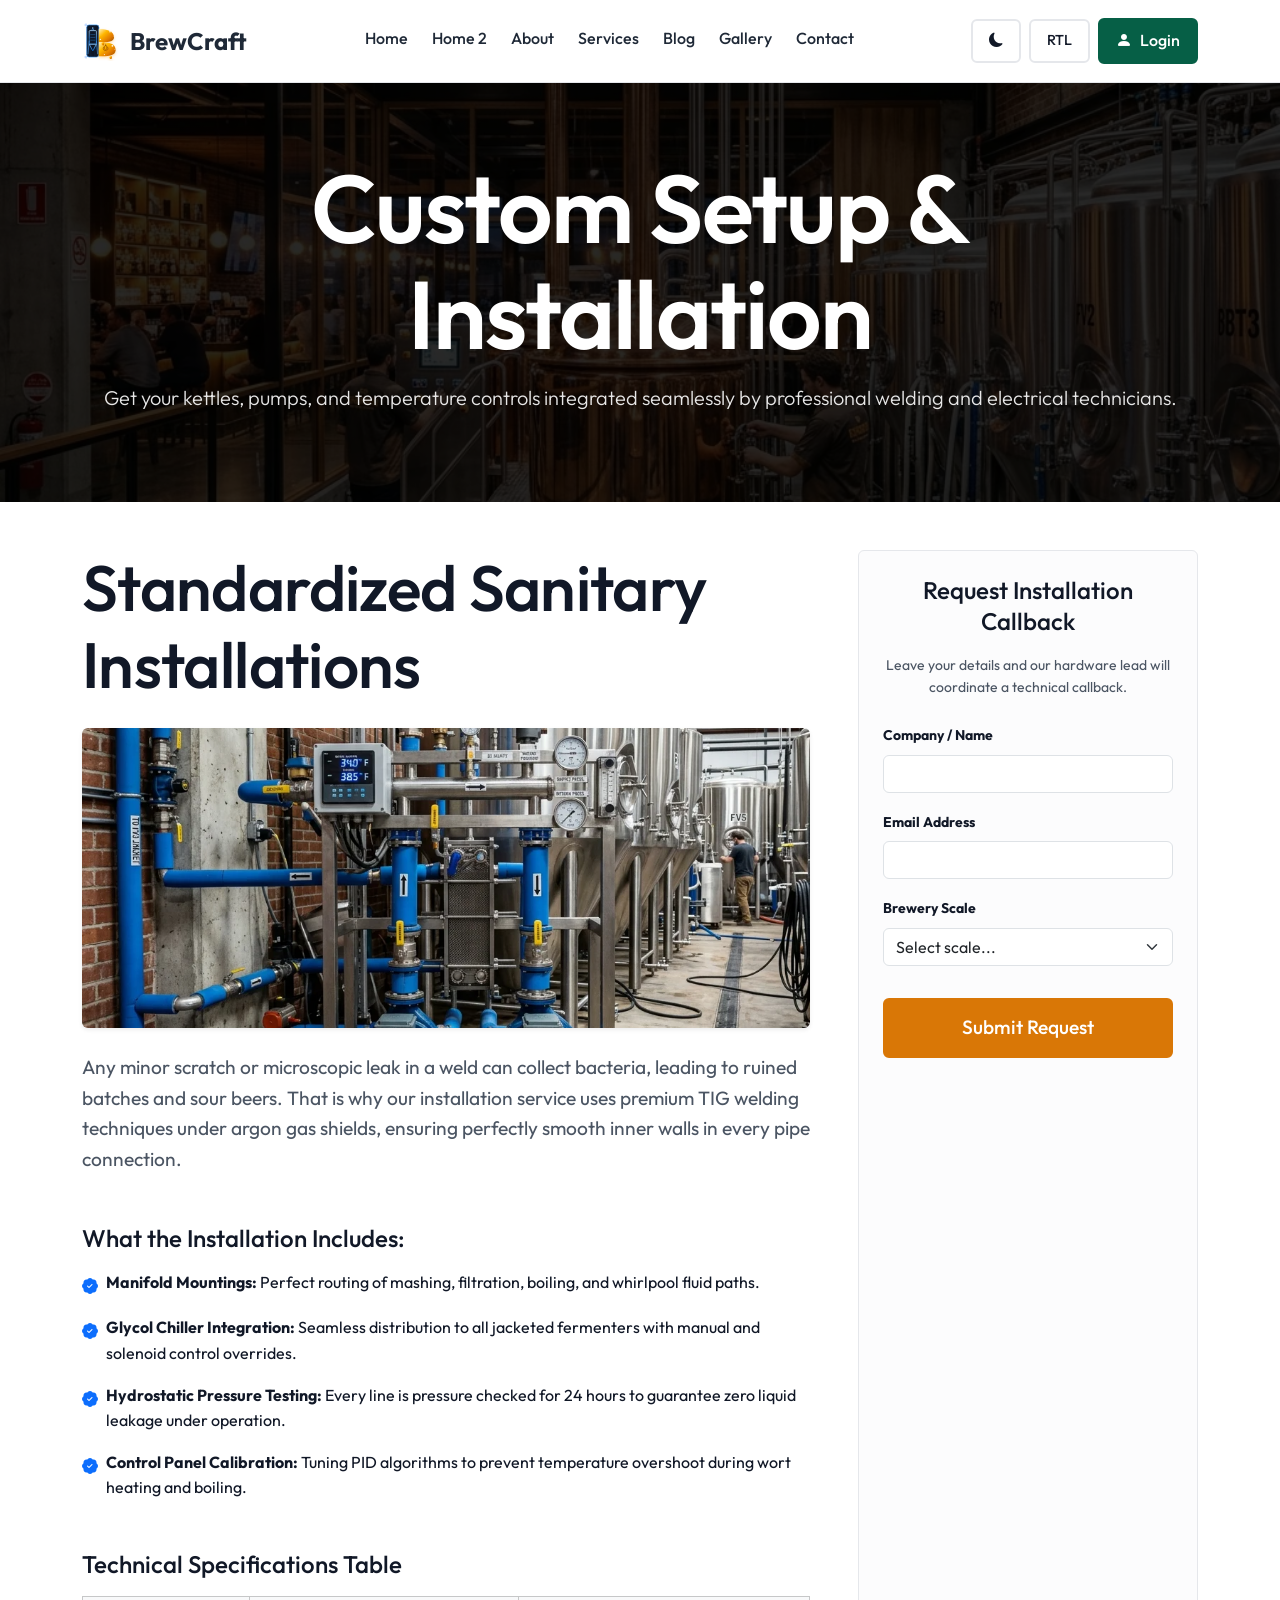
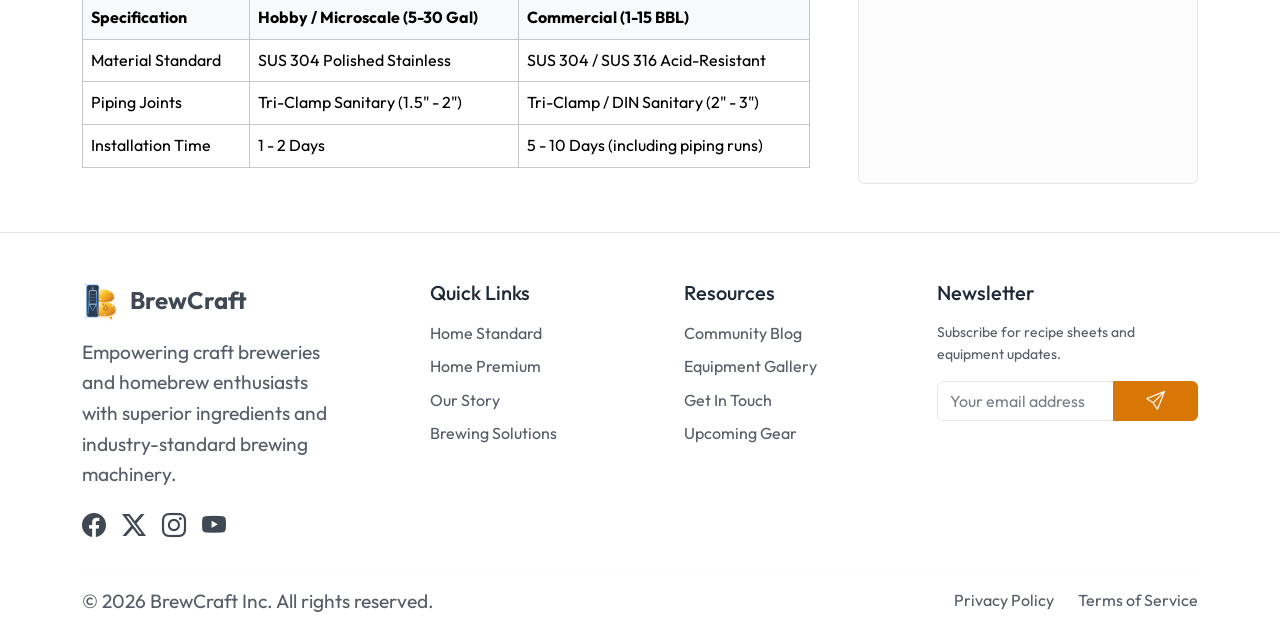
<file: service-details.html>
<!DOCTYPE html>
<html lang="en" data-theme="light" dir="ltr">

<head>
  <meta charset="UTF-8">
  <meta name="viewport" content="width=device-width, initial-scale=1.0">
  <meta name="description"
    content="Get details on BrewCraft's custom installation service. Professional calibration of glycol cooling lines and sanitary weld checks.">
  <title>Service Details - Microbrewery Equipment & Homebrewing Supplies</title>

  <!-- Bootstrap 5 CSS CDN -->
  <link id="bootstrapCSS" rel="stylesheet"
    href="https://cdn.jsdelivr.net/npm/bootstrap@5.3.2/dist/css/bootstrap.min.css">
  <link rel="stylesheet" href="https://cdn.jsdelivr.net/npm/bootstrap-icons@1.11.1/font/bootstrap-icons.css">

  <!-- Custom Stylesheets -->
  <link rel="stylesheet" href="assets/css/style.css">
  <link id="darkThemeCSS" rel="stylesheet" href="assets/css/dark-mode.css">
  <link id="rtlCSS" rel="stylesheet" href="assets/css/rtl.css" disabled>
  <link rel="icon" type="image/png" href="assets/images/favicon.png?v=1">
</head>

<body>

  <!-- Header (Navbar) -->
  <header class="sticky-top">
    <nav class="navbar navbar-expand-xl navbar-custom py-3" aria-label="Main Navigation">
      <div class="container">
        <!-- Logo -->
        <a class="navbar-brand d-flex align-items-center gap-2" href="index.html">
          <img src="assets/images/logo.svg" alt="BrewCraft Logo" width="40" height="40">
          <span class="fs-4 fw-bold" class="brand-text" style="color: var(--secondary-color);">BrewCraft</span>
        </a>

        <!-- Hamburger toggle -->
        <button class="navbar-toggler" type="button" data-bs-toggle="offcanvas" data-bs-target="#offcanvasNavbar"
          aria-controls="offcanvasNavbar" aria-label="Toggle navigation">
          <span class="navbar-toggler-icon"></span>
        </button>

        <!-- Offcanvas navigation -->
        <div class="offcanvas offcanvas-end" tabindex="-1" id="offcanvasNavbar" aria-labelledby="offcanvasNavbarLabel">
          <div class="offcanvas-header">
            <h5 class="offcanvas-title" id="offcanvasNavbarLabel" style="color: var(--secondary-color);">BrewCraft</h5>
            <button type="button" class="btn-close" data-bs-dismiss="offcanvas" aria-label="Close"></button>
          </div>
          <div class="offcanvas-body">
            <ul class="navbar-nav justify-content-center flex-grow-1 pe-3 gap-2">
              <li class="nav-item"><a class="nav-link" href="index.html">Home</a></li>
              <li class="nav-item"><a class="nav-link" href="home-2.html">Home 2</a></li>
              <li class="nav-item"><a class="nav-link" href="about.html">About</a></li>
              <li class="nav-item"><a class="nav-link" href="services.html">Services</a></li>

              <li class="nav-item"><a class="nav-link" href="blog.html">Blog</a></li>
              <li class="nav-item"><a class="nav-link" href="gallery.html">Gallery</a></li>

              <li class="nav-item"><a class="nav-link" href="contact.html">Contact</a></li>
            </ul>

            <div class="d-flex align-items-center gap-2 mt-3 mt-xl-0 flex-nowrap">
              <button id="themeToggle" class="toggle-btn" aria-label="Toggle Dark Mode">
                <i class="bi bi-moon-fill" aria-hidden="true"></i>
              </button>
              <button id="rtlToggle" class="toggle-btn" aria-label="Toggle Right to Left Layout">
                <span>RTL</span>
              </button>
              <a href="login.html" class="btn-custom btn-custom-secondary px-3 py-2 fs-6">
                <i class="bi bi-person-fill"></i> Login
              </a>
            </div>
          </div>
        </div>

      </div>
    </nav>
  </header>

  <main>
    <!-- Inner Hero -->
    <section class="inner-hero py-5 text-center bg-secondary"
      style="background-image: linear-gradient(rgba(0,0,0,0.6), rgba(0,0,0,0.6)), url('assets/images/inner-hero-bg.webp');"
      aria-labelledby="service-detail-title">
      <div class="container py-4">
        <h1 id="service-detail-title" class="text-white mb-3">Custom Setup & Installation</h1>
        <p class="lead text-light max-width-md mx-auto">Get your kettles, pumps, and temperature controls integrated
          seamlessly by professional welding and electrical technicians.</p>
      </div>
    </section>

    <!-- Content & Form (Section 1) -->
    <section class="py-5" aria-labelledby="overview-heading">
      <div class="container">
        <div class="row g-5">
          <!-- Text Details -->
          <div class="col-lg-8">
            <h2 id="overview-heading" class="mb-4">Standardized Sanitary Installations</h2>
            <img src="assets/images/glycol-system.webp" alt="Sanitary installation detailing pipe layouts"
              class="img-fluid rounded mb-4 shadow-sm w-100 object-fit-cover" style="height: 300px;">
            <p>Any minor scratch or microscopic leak in a weld can collect bacteria, leading to ruined batches and sour
              beers. That is why our installation service uses premium TIG welding techniques under argon gas shields,
              ensuring perfectly smooth inner walls in every pipe connection.</p>

            <h3 class="fs-4 mt-5 mb-3">What the Installation Includes:</h3>
            <ul class="list-unstyled d-flex flex-column gap-3 mb-5">
              <li class="d-flex align-items-start gap-2">
                <i class="bi bi-patch-check-fill text-primary mt-1"></i>
                <span><strong>Manifold Mountings:</strong> Perfect routing of mashing, filtration, boiling, and
                  whirlpool fluid paths.</span>
              </li>
              <li class="d-flex align-items-start gap-2">
                <i class="bi bi-patch-check-fill text-primary mt-1"></i>
                <span><strong>Glycol Chiller Integration:</strong> Seamless distribution to all jacketed fermenters with
                  manual and solenoid control overrides.</span>
              </li>
              <li class="d-flex align-items-start gap-2">
                <i class="bi bi-patch-check-fill text-primary mt-1"></i>
                <span><strong>Hydrostatic Pressure Testing:</strong> Every line is pressure checked for 24 hours to
                  guarantee zero liquid leakage under operation.</span>
              </li>
              <li class="d-flex align-items-start gap-2">
                <i class="bi bi-patch-check-fill text-primary mt-1"></i>
                <span><strong>Control Panel Calibration:</strong> Tuning PID algorithms to prevent temperature overshoot
                  during wort heating and boiling.</span>
              </li>
            </ul>

            <h3 class="fs-4 mb-3">Technical Specifications Table</h3>
            <div class="table-responsive">
              <table class="table table-bordered border-secondary-subtle">
                <thead class="table-light">
                  <tr>
                    <th scope="col">Specification</th>
                    <th scope="col">Hobby / Microscale (5-30 Gal)</th>
                    <th scope="col">Commercial (1-15 BBL)</th>
                  </tr>
                </thead>
                <tbody>
                  <tr>
                    <td>Material Standard</td>
                    <td>SUS 304 Polished Stainless</td>
                    <td>SUS 304 / SUS 316 Acid-Resistant</td>
                  </tr>
                  <tr>
                    <td>Piping Joints</td>
                    <td>Tri-Clamp Sanitary (1.5" - 2")</td>
                    <td>Tri-Clamp / DIN Sanitary (2" - 3")</td>
                  </tr>
                  <tr>
                    <td>Installation Time</td>
                    <td>1 - 2 Days</td>
                    <td>5 - 10 Days (including piping runs)</td>
                  </tr>
                </tbody>
              </table>
            </div>
          </div>

          <!-- Contact Callback Form -->
          <div class="col-lg-4">
            <div class="card-custom bg-light-subtle p-4">
              <h3 class="fs-4 mb-3">Request Installation Callback</h3>
              <p class="small text-muted mb-4">Leave your details and our hardware lead will coordinate a technical
                callback.</p>

              <form class="needs-validation w-100 text-start" novalidate>
                <div class="mb-3 position-relative">
                  <label for="installationName" class="form-label small fw-bold">Company / Name</label>
                  <input type="text" class="form-control" id="installationName" required>
                  <div class="invalid-tooltip-custom">Please enter your name.</div>
                </div>

                <div class="mb-3 position-relative">
                  <label for="installationEmail" class="form-label small fw-bold">Email Address</label>
                  <input type="email" class="form-control" id="installationEmail" required>
                  <div class="invalid-tooltip-custom">Please enter a valid email.</div>
                </div>

                <div class="mb-3 position-relative">
                  <label for="breweryScale" class="form-label small fw-bold">Brewery Scale</label>
                  <select class="form-select" id="breweryScale" required>
                    <option value="" disabled selected>Select scale...</option>
                    <option value="hobby">Hobby Setup (under 30 gal)</option>
                    <option value="pilot">Pilot System (1-2 BBL)</option>
                    <option value="commercial">Commercial Brewhouse (3+ BBL)</option>
                  </select>
                  <div class="invalid-tooltip-custom">Please select your system scale.</div>
                </div>

                <button type="submit" class="btn-custom btn-custom-primary w-100 mt-3">Submit Request</button>
              </form>
            </div>
          </div>
        </div>
      </div>
    </section>
  </main>

  <!-- Footer -->
  <footer class="bg-dark text-light pt-5 pb-3" aria-label="Footer Navigation">
    <div class="container">
      <div class="row g-4 mb-4 justify-content-between">
        <!-- Column 1: Logo & Motto -->
        <div class="col-md-6 col-xl-3 text-center text-md-start">
          <a class="d-inline-flex align-items-center gap-2 mb-3 text-decoration-none" href="index.html">
            <img src="assets/images/logo.svg" alt="BrewCraft Logo" width="40" height="40">
            <span class="fs-4 fw-bold text-white brand-text">BrewCraft</span>
          </a>
          <p class="text-light-emphasis mb-3">Empowering craft breweries and homebrew enthusiasts with superior
            ingredients and industry-standard brewing machinery.</p>
          <div class="d-flex gap-3 justify-content-center justify-content-md-start">
            <a href="#" class="text-white fs-4" aria-label="Facebook"><i class="bi bi-facebook"></i></a>
            <a href="#" class="text-white fs-4" aria-label="Twitter"><i class="bi bi-twitter-x"></i></a>
            <a href="#" class="text-white fs-4" aria-label="Instagram"><i class="bi bi-instagram"></i></a>
            <a href="#" class="text-white fs-4" aria-label="YouTube"><i class="bi bi-youtube"></i></a>
          </div>
        </div>

        <!-- Column 2: Quick Links -->
        <div class="col-sm-6 col-md-3 col-xl-2 text-center text-md-start">
          <h5 class="text-white mb-3">Quick Links</h5>
          <ul class="list-unstyled d-flex flex-column gap-2">
            <li><a href="index.html" class="text-light-emphasis text-decoration-none">Home Standard</a></li>
            <li><a href="home-2.html" class="text-light-emphasis text-decoration-none">Home Premium</a></li>
            <li><a href="about.html" class="text-light-emphasis text-decoration-none">Our Story</a></li>
            <li><a href="services.html" class="text-light-emphasis text-decoration-none">Brewing Solutions</a></li>
          </ul>
        </div>

        <!-- Column 3: Resources -->
        <div class="col-sm-6 col-md-3 col-xl-2 text-center text-md-start">
          <h5 class="text-white mb-3">Resources</h5>
          <ul class="list-unstyled d-flex flex-column gap-2">
            <li><a href="blog.html" class="text-light-emphasis text-decoration-none">Community Blog</a></li>
            <li><a href="gallery.html" class="text-light-emphasis text-decoration-none">Equipment Gallery</a></li>
            <li><a href="contact.html" class="text-light-emphasis text-decoration-none">Get In Touch</a></li>
            <li><a href="coming-soon.html" class="text-light-emphasis text-decoration-none">Upcoming Gear</a></li>
          </ul>
        </div>


        <!-- Column 5: Newsletter -->
        <div class="col-md-6 col-xl-3 text-center text-md-start">
          <h5 class="text-white mb-3">Newsletter</h5>
          <p class="text-light-emphasis small mb-3">Subscribe for recipe sheets and equipment updates.</p>
          <form class="needs-validation" novalidate>
            <div class="input-group mb-2">
              <input type="email" class="form-control bg-transparent subscribe-input"
                placeholder="Your email address" aria-label="Your email address" required>
              <button class="btn btn-custom btn-custom-primary btn-subscribe" type="submit">
                <i class="bi bi-send"></i>
              </button>
            </div>
          </form>
        </div>
      </div>

      <hr class="border-secondary">

      <!-- Bottom Bar -->
      <div class="d-flex flex-column flex-md-row justify-content-between align-items-center gap-3">
        <p class="mb-0 text-light-emphasis text-center text-md-start">&copy; 2026 BrewCraft Inc. All rights reserved.
        </p>
        <div class="d-flex gap-4">
          <a href="#" class="text-light-emphasis text-decoration-none">Privacy Policy</a>
          <a href="#" class="text-light-emphasis text-decoration-none">Terms of Service</a>
        </div>
      </div>
    </div>
  </footer>

  <!-- Back to Top -->
  <button id="backToTop" class="show-on-scroll" aria-label="Back to Top">
    <i class="bi bi-chevron-up fs-4"></i>
  </button>

  <script src="https://cdn.jsdelivr.net/npm/bootstrap@5.3.2/dist/js/bootstrap.bundle.min.js"></script>
  <script src="assets/js/main.js"></script>
</body>

</html>
</file>
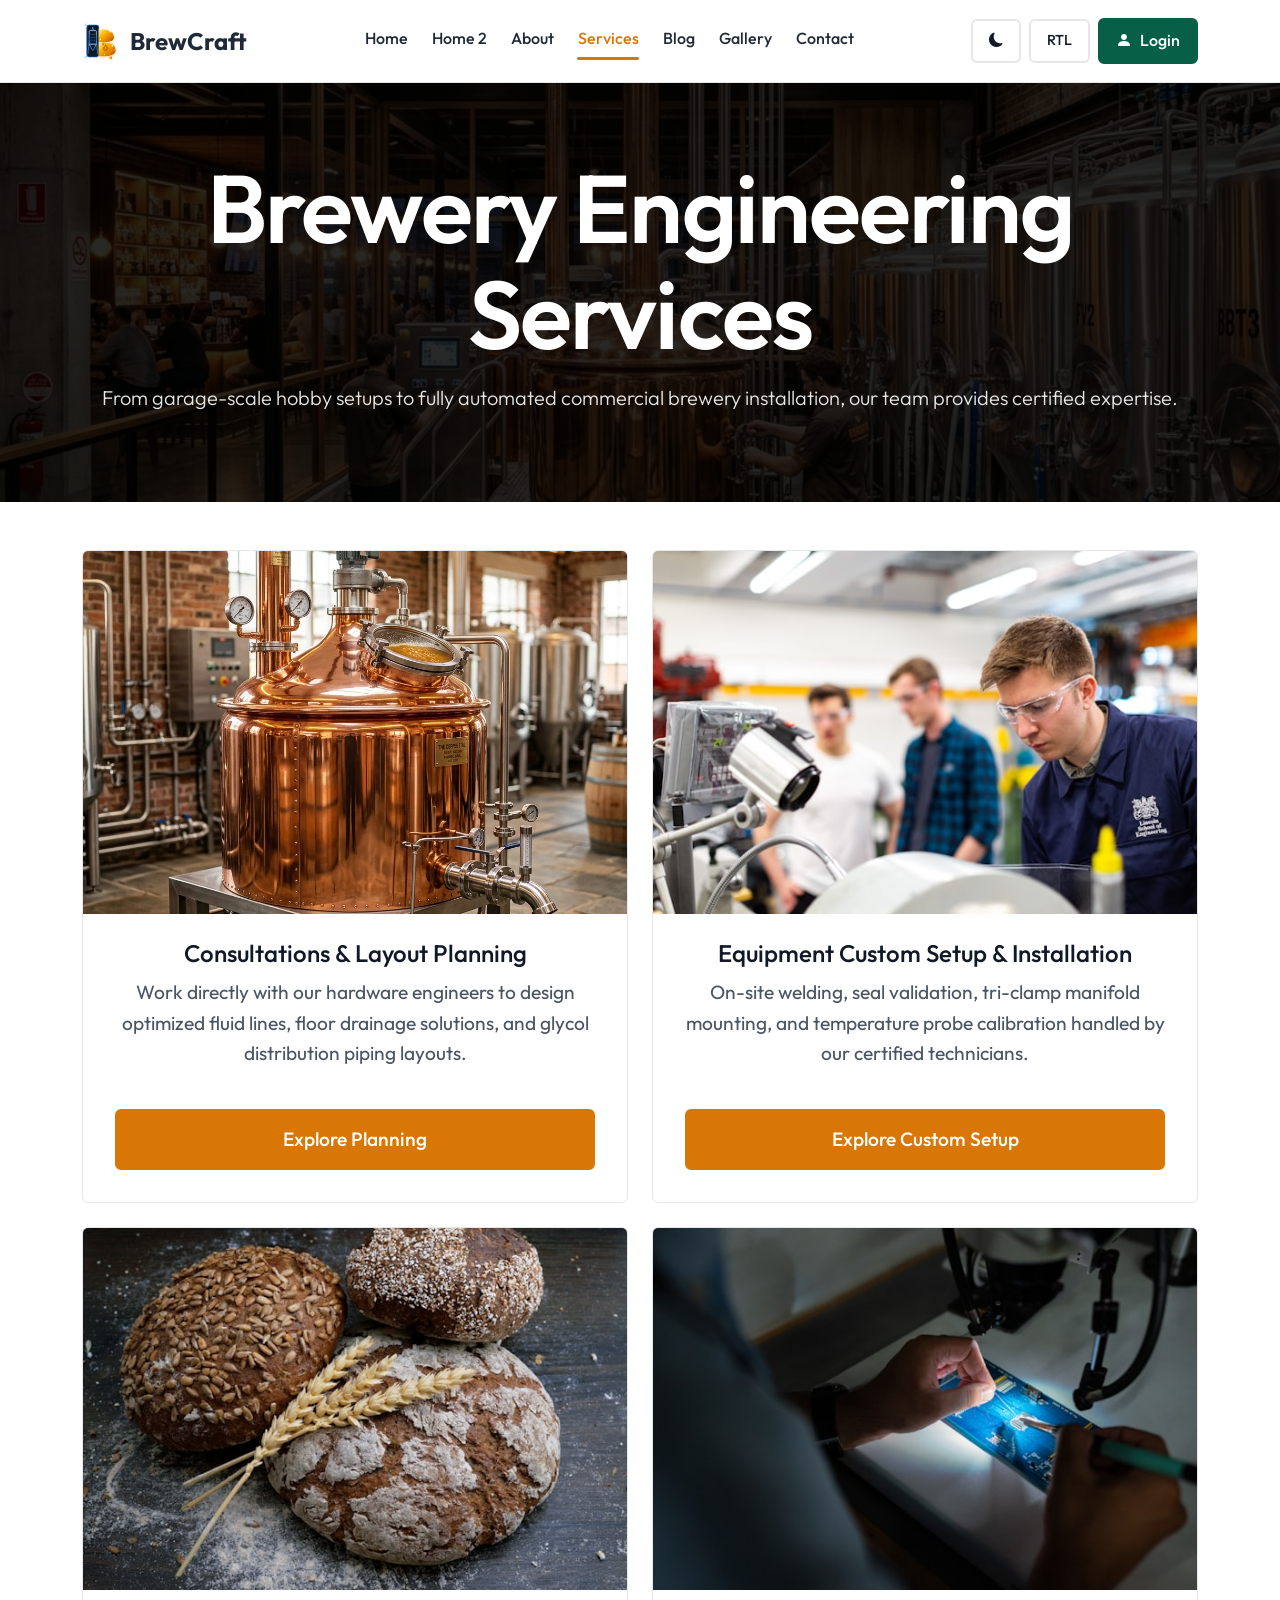
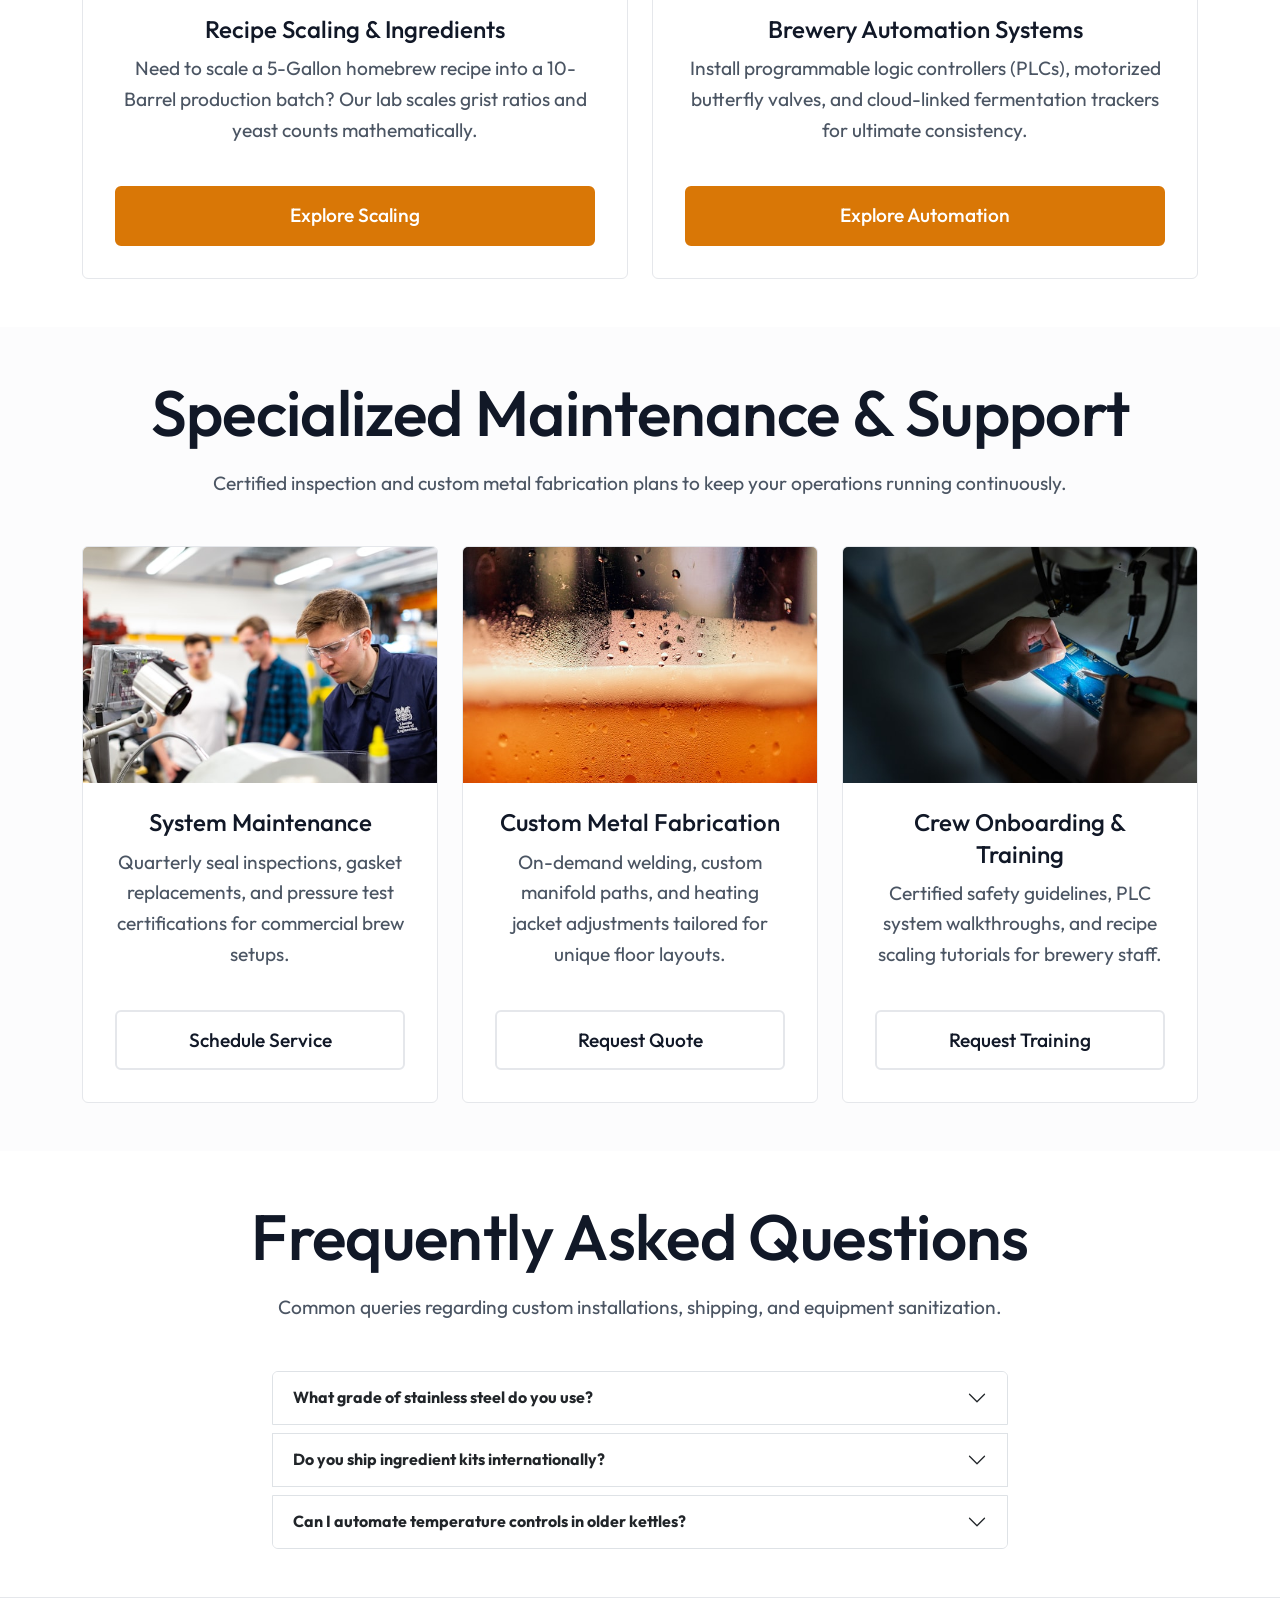
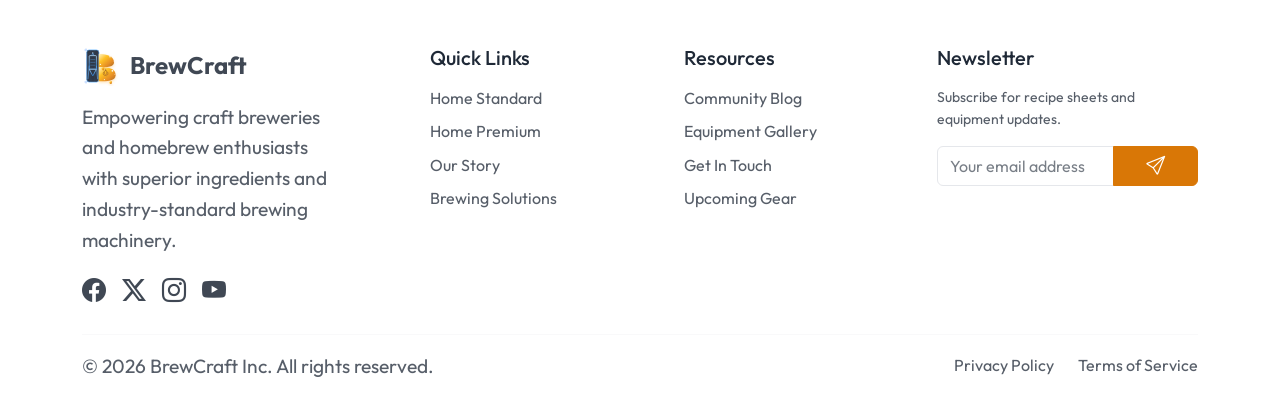
<file: services.html>
<!DOCTYPE html>
<html lang="en" data-theme="light" dir="ltr">

<head>
  <meta charset="UTF-8">
  <meta name="viewport" content="width=device-width, initial-scale=1.0">
  <meta name="description"
    content="Browse our microbrewery setup services, recipe consultations, grain scaling, and automatic control system planning.">
  <title>Services - Microbrewery Equipment & Homebrewing Supplies</title>

  <!-- Bootstrap 5 CSS CDN -->
  <link id="bootstrapCSS" rel="stylesheet"
    href="https://cdn.jsdelivr.net/npm/bootstrap@5.3.2/dist/css/bootstrap.min.css">
  <link rel="stylesheet" href="https://cdn.jsdelivr.net/npm/bootstrap-icons@1.11.1/font/bootstrap-icons.css">

  <!-- Custom Stylesheets -->
  <link rel="stylesheet" href="assets/css/style.css">
  <link id="darkThemeCSS" rel="stylesheet" href="assets/css/dark-mode.css">
  <link id="rtlCSS" rel="stylesheet" href="assets/css/rtl.css" disabled>
  <link rel="icon" type="image/png" href="assets/images/favicon.png?v=1">
</head>

<body>

  <!-- Header (Navbar) -->
  <header class="sticky-top">
    <nav class="navbar navbar-expand-xl navbar-custom py-3" aria-label="Main Navigation">
      <div class="container">
        <!-- Logo -->
        <a class="navbar-brand d-flex align-items-center gap-2" href="index.html">
          <img src="assets/images/logo.svg" alt="BrewCraft Logo" width="40" height="40">
          <span class="fs-4 fw-bold brand-text" style="color: var(--secondary-color);">BrewCraft</span>
        </a>

        <!-- Hamburger toggle -->
        <button class="navbar-toggler" type="button" data-bs-toggle="offcanvas" data-bs-target="#offcanvasNavbar"
          aria-controls="offcanvasNavbar" aria-label="Toggle navigation">
          <span class="navbar-toggler-icon"></span>
        </button>

        <!-- Offcanvas navigation -->
        <div class="offcanvas offcanvas-end" tabindex="-1" id="offcanvasNavbar" aria-labelledby="offcanvasNavbarLabel">
          <div class="offcanvas-header">
            <h5 class="offcanvas-title" id="offcanvasNavbarLabel" style="color: var(--secondary-color);">BrewCraft</h5>
            <button type="button" class="btn-close" data-bs-dismiss="offcanvas" aria-label="Close"></button>
          </div>
          <div class="offcanvas-body">
            <ul class="navbar-nav justify-content-center flex-grow-1 pe-3 gap-2">
              <li class="nav-item"><a class="nav-link" href="index.html">Home</a></li>
              <li class="nav-item"><a class="nav-link" href="home-2.html">Home 2</a></li>
              <li class="nav-item"><a class="nav-link" href="about.html">About</a></li>
              <li class="nav-item"><a class="nav-link" href="services.html">Services</a></li>

              <li class="nav-item"><a class="nav-link" href="blog.html">Blog</a></li>
              <li class="nav-item"><a class="nav-link" href="gallery.html">Gallery</a></li>

              <li class="nav-item"><a class="nav-link" href="contact.html">Contact</a></li>
            </ul>

            <div class="d-flex align-items-center gap-2 mt-3 mt-xl-0 flex-nowrap">
              <button id="themeToggle" class="toggle-btn" aria-label="Toggle Dark Mode">
                <i class="bi bi-moon-fill" aria-hidden="true"></i>
              </button>
              <button id="rtlToggle" class="toggle-btn" aria-label="Toggle Right to Left Layout">
                <span>RTL</span>
              </button>
              <a href="login.html" class="btn-custom btn-custom-secondary px-3 py-2 fs-6">
                <i class="bi bi-person-fill"></i> Login
              </a>
            </div>
          </div>
        </div>

      </div>
    </nav>
  </header>

  <main>
    <!-- Inner Hero -->
    <section class="inner-hero py-5 text-center bg-secondary"
      style="background-image: linear-gradient(rgba(0,0,0,0.6), rgba(0,0,0,0.6)), url('assets/images/inner-hero-bg.webp');"
      aria-labelledby="services-hero-title">
      <div class="container py-4">
        <h1 id="services-hero-title" class="text-white mb-3">Brewery Engineering Services</h1>
        <p class="lead text-light max-width-md mx-auto">From garage-scale hobby setups to fully automated commercial
          brewery installation, our team provides certified expertise.</p>
      </div>
    </section>

    <!-- Services Grid (Section 1) -->
    <section class="py-5" aria-labelledby="grid-heading">
      <div class="container">
        <div class="row g-4">
          <!-- Service Card 1 -->
          <div class="col-md-6">
            <div class="card-custom">
              <img src="assets/images/kettle.webp" alt="Consultations & Layout Planning" class="card-custom-img">
              <h3 class="fs-4 mb-2">Consultations & Layout Planning</h3>
              <p>Work directly with our hardware engineers to design optimized fluid lines, floor drainage solutions,
                and glycol distribution piping layouts.</p>
              <div class="card-custom-cta">
                <a href="service-details.html" class="btn-custom btn-custom-primary w-100">Explore Planning</a>
              </div>
            </div>
          </div>
          <!-- Service Card 2 -->
          <div class="col-md-6">
            <div class="card-custom">
              <img src="assets/images/brewery-valves.webp" alt="Equipment Custom Setup & Installation"
                class="card-custom-img">
              <h3 class="fs-4 mb-2">Equipment Custom Setup & Installation</h3>
              <p>On-site welding, seal validation, tri-clamp manifold mounting, and temperature probe calibration
                handled by our certified technicians.</p>
              <div class="card-custom-cta">
                <a href="service-details.html" class="btn-custom btn-custom-primary w-100">Explore Custom Setup</a>
              </div>
            </div>
          </div>
          <!-- Service Card 3 -->
          <div class="col-md-6">
            <div class="card-custom">
              <img src="assets/images/barley-malt.webp" alt="Recipe Scaling & Ingredients" class="card-custom-img">
              <h3 class="fs-4 mb-2">Recipe Scaling & Ingredients</h3>
              <p>Need to scale a 5-Gallon homebrew recipe into a 10-Barrel production batch? Our lab scales grist ratios
                and yeast counts mathematically.</p>
              <div class="card-custom-cta">
                <a href="service-details.html" class="btn-custom btn-custom-primary w-100">Explore Scaling</a>
              </div>
            </div>
          </div>
          <!-- Service Card 4 -->
          <div class="col-md-6">
            <div class="card-custom">
              <img src="assets/images/brewery-automation.webp" alt="Brewery Automation Systems" class="card-custom-img">
              <h3 class="fs-4 mb-2">Brewery Automation Systems</h3>
              <p>Install programmable logic controllers (PLCs), motorized butterfly valves, and cloud-linked
                fermentation trackers for ultimate consistency.</p>
              <div class="card-custom-cta">
                <a href="service-details.html" class="btn-custom btn-custom-primary w-100">Explore Automation</a>
              </div>
            </div>
          </div>
        </div>
      </div>
    </section>

    <!-- 3. Specialized Maintenance & On-Demand Services (Section 2) -->
    <section class="py-5 bg-light-subtle" aria-labelledby="specialized-heading">
      <div class="container">
        <div class="text-center mb-5">
          <h2 id="specialized-heading" class="mb-3">Specialized Maintenance & Support</h2>
          <p class="text-muted">Certified inspection and custom metal fabrication plans to keep your operations running
            continuously.</p>
        </div>
        <div class="row g-4 justify-content-center">
          <!-- Service Card 1 -->
          <div class="col-xl-4 col-md-6">
            <div class="card-custom h-100">
              <img src="assets/images/brewery-valves.webp" alt="Preventative Maintenance" class="card-custom-img">
              <h3 class="fs-4 mb-2">System Maintenance</h3>
              <p>Quarterly seal inspections, gasket replacements, and pressure test certifications for commercial brew
                setups.</p>
              <div class="card-custom-cta">
                <a href="service-details.html" class="btn-custom btn-custom-outline w-100">Schedule Service</a>
              </div>
            </div>
          </div>
          <!-- Service Card 2 -->
          <div class="col-xl-4 col-md-6">
            <div class="card-custom h-100">
              <img src="assets/images/brewhouse-vessel.webp" alt="Custom Stainless Fabrication" class="card-custom-img">
              <h3 class="fs-4 mb-2">Custom Metal Fabrication</h3>
              <p>On-demand welding, custom manifold paths, and heating jacket adjustments tailored for unique floor
                layouts.</p>
              <div class="card-custom-cta">
                <a href="service-details.html" class="btn-custom btn-custom-outline w-100">Request Quote</a>
              </div>
            </div>
          </div>
          <!-- Service Card 3 -->
          <div class="col-xl-4 col-md-6">
            <div class="card-custom h-100">
              <img src="assets/images/brewery-automation.webp" alt="Staff Onboarding & Training"
                class="card-custom-img">
              <h3 class="fs-4 mb-2">Crew Onboarding & Training</h3>
              <p>Certified safety guidelines, PLC system walkthroughs, and recipe scaling tutorials for brewery staff.
              </p>
              <div class="card-custom-cta">
                <a href="service-details.html" class="btn-custom btn-custom-outline w-100">Request Training</a>
              </div>
            </div>
          </div>
        </div>
      </div>
    </section>

    <!-- F.A.Q Accordion (Section 3) -->
    <section class="py-5 faq-section" aria-labelledby="faq-heading">
      <div class="container">
        <div class="text-center mb-5">
          <h2 id="faq-heading" class="mb-3">Frequently Asked Questions</h2>
          <p class="text-muted">Common queries regarding custom installations, shipping, and equipment sanitization.</p>
        </div>
        <div class="row justify-content-center">
          <div class="col-lg-8">
            <div class="accordion" id="brewFaqAccordion">
              <!-- Item 1 -->
              <div class="accordion-item bg-white border">
                <h4 class="accordion-header" id="headingOne">
                  <button class="accordion-button collapsed fw-bold" type="button" data-bs-toggle="collapse"
                    data-bs-target="#collapseOne" aria-expanded="false" aria-controls="collapseOne">
                    What grade of stainless steel do you use?
                  </button>
                </h4>
                <div id="collapseOne" class="accordion-collapse collapse" aria-labelledby="headingOne"
                  data-bs-parent="#brewFaqAccordion">
                  <div class="accordion-body">
                    We use exclusively SUS 304 food-grade polished stainless steel for all our kettles, conical
                    fermenters, and piping. Specialty commercial manifolds can be customized with acid-resistant SUS
                    316.
                  </div>
                </div>
              </div>
              <!-- Item 2 -->
              <div class="accordion-item bg-white border mt-2">
                <h4 class="accordion-header" id="headingTwo">
                  <button class="accordion-button collapsed fw-bold" type="button" data-bs-toggle="collapse"
                    data-bs-target="#collapseTwo" aria-expanded="false" aria-controls="collapseTwo">
                    Do you ship ingredient kits internationally?
                  </button>
                </h4>
                <div id="collapseTwo" class="accordion-collapse collapse" aria-labelledby="headingTwo"
                  data-bs-parent="#brewFaqAccordion">
                  <div class="accordion-body">
                    Yes, we ship nitrogen-flushed hop pellets and vacuum-sealed malt grains worldwide. Liquid yeast
                    strains are packaged in chilled thermal packs to ensure viability during transit.
                  </div>
                </div>
              </div>
              <!-- Item 3 -->
              <div class="accordion-item bg-white border mt-2">
                <h4 class="accordion-header" id="headingThree">
                  <button class="accordion-button collapsed fw-bold" type="button" data-bs-toggle="collapse"
                    data-bs-target="#collapseThree" aria-expanded="false" aria-controls="collapseThree">
                    Can I automate temperature controls in older kettles?
                  </button>
                </h4>
                <div id="collapseThree" class="accordion-collapse collapse" aria-labelledby="headingThree"
                  data-bs-parent="#brewFaqAccordion">
                  <div class="accordion-body">
                    Absolutely. We build retrofitted digital control brackets with thermowells that slip into standard
                    kettle ports, enabling easy connection to automatic heating elements.
                  </div>
                </div>
              </div>
            </div>
          </div>
        </div>
      </div>
    </section>
  </main>

  <!-- Footer -->
  <footer class="bg-dark text-light pt-5 pb-3" aria-label="Footer Navigation">
    <div class="container">
      <div class="row g-4 mb-4 justify-content-between">
        <!-- Column 1: Logo & Motto -->
        <div class="col-md-6 col-xl-3 text-center text-md-start">
          <a class="d-inline-flex align-items-center gap-2 mb-3 text-decoration-none" href="index.html">
            <img src="assets/images/logo.svg" alt="BrewCraft Logo" width="40" height="40">
            <span class="fs-4 fw-bold text-white brand-text">BrewCraft</span>
          </a>
          <p class="text-light-emphasis mb-3">Empowering craft breweries and homebrew enthusiasts with superior
            ingredients and industry-standard brewing machinery.</p>
          <div class="d-flex gap-3 justify-content-center justify-content-md-start">
            <a href="#" class="text-white fs-4" aria-label="Facebook"><i class="bi bi-facebook"></i></a>
            <a href="#" class="text-white fs-4" aria-label="Twitter"><i class="bi bi-twitter-x"></i></a>
            <a href="#" class="text-white fs-4" aria-label="Instagram"><i class="bi bi-instagram"></i></a>
            <a href="#" class="text-white fs-4" aria-label="YouTube"><i class="bi bi-youtube"></i></a>
          </div>
        </div>

        <!-- Column 2: Quick Links -->
        <div class="col-sm-6 col-md-3 col-xl-2 text-center text-md-start">
          <h5 class="text-white mb-3">Quick Links</h5>
          <ul class="list-unstyled d-flex flex-column gap-2">
            <li><a href="index.html" class="text-light-emphasis text-decoration-none">Home Standard</a></li>
            <li><a href="home-2.html" class="text-light-emphasis text-decoration-none">Home Premium</a></li>
            <li><a href="about.html" class="text-light-emphasis text-decoration-none">Our Story</a></li>
            <li><a href="services.html" class="text-light-emphasis text-decoration-none">Brewing Solutions</a></li>
          </ul>
        </div>

        <!-- Column 3: Resources -->
        <div class="col-sm-6 col-md-3 col-xl-2 text-center text-md-start">
          <h5 class="text-white mb-3">Resources</h5>
          <ul class="list-unstyled d-flex flex-column gap-2">
            <li><a href="blog.html" class="text-light-emphasis text-decoration-none">Community Blog</a></li>
            <li><a href="gallery.html" class="text-light-emphasis text-decoration-none">Equipment Gallery</a></li>
            <li><a href="contact.html" class="text-light-emphasis text-decoration-none">Get In Touch</a></li>
            <li><a href="coming-soon.html" class="text-light-emphasis text-decoration-none">Upcoming Gear</a></li>
          </ul>
        </div>


        <!-- Column 5: Newsletter -->
        <div class="col-md-6 col-xl-3 text-center text-md-start">
          <h5 class="text-white mb-3">Newsletter</h5>
          <p class="text-light-emphasis small mb-3">Subscribe for recipe sheets and equipment updates.</p>
          <form class="needs-validation" novalidate>
            <div class="input-group mb-2">
              <input type="email" class="form-control bg-transparent subscribe-input"
                placeholder="Your email address" aria-label="Your email address" required>
              <button class="btn btn-custom btn-custom-primary btn-subscribe" type="submit">
                <i class="bi bi-send"></i>
              </button>
            </div>
          </form>
        </div>
      </div>

      <hr class="border-secondary">

      <!-- Bottom Bar -->
      <div class="d-flex flex-column flex-md-row justify-content-between align-items-center gap-3">
        <p class="mb-0 text-light-emphasis text-center text-md-start">&copy; 2026 BrewCraft Inc. All rights reserved.
        </p>
        <div class="d-flex gap-4">
          <a href="#" class="text-light-emphasis text-decoration-none">Privacy Policy</a>
          <a href="#" class="text-light-emphasis text-decoration-none">Terms of Service</a>
        </div>
      </div>
    </div>
  </footer>

  <!-- Back to Top -->
  <button id="backToTop" class="show-on-scroll" aria-label="Back to Top">
    <i class="bi bi-chevron-up fs-4"></i>
  </button>

  <script src="https://cdn.jsdelivr.net/npm/bootstrap@5.3.2/dist/js/bootstrap.bundle.min.js"></script>
  <script src="assets/js/main.js"></script>
</body>

</html>
</file>
<file: assets/css/style.css>
@import url('https://fonts.googleapis.com/css2?family=Outfit:wght@300;400;500;600;700&display=swap');

.brand-text {
  font-family: var(--font-family) !important;
}

:root {
  --primary-color: #D97706;
  /* Amber Beer / Copper */
  --primary-rgb: 217, 119, 6;
  --secondary-color: #065F46;
  /* Hops Forest Green */
  --secondary-rgb: 6, 95, 70;

  --bg-primary: #FFFFFF;
  --bg-secondary: #F3F4F6;
  --text-primary: #111827;
  --text-secondary: #4B5563;
  --border-color: #E5E7EB;

  --success-color: #059669;
  --warning-color: #D97706;
  --error-color: #DC2626;

  --nav-footer-bg: #FFFFFF;
  --nav-footer-text: #1F2937;
  --nav-footer-border: #E5E7EB;
  --toggler-filter: none;

  --font-family: 'Outfit', sans-serif;
  --transition-speed: 0.3s;
}

/* Global Reset & Base */
body {
  font-family: var(--font-family);
  background-color: var(--bg-primary);
  color: var(--text-primary);
  font-size: 1rem;
  font-weight: 420;
  line-height: 1.6;
  transition: background-color var(--transition-speed) ease, color var(--transition-speed) ease;
  overflow-x: hidden;
}

/* Typography Constraints */
h1,
.h1 {
  font-size: clamp(4.5rem, 8vw, 6rem);
  font-weight: 580;
  line-height: 1.1;
  letter-spacing: -0.02em;
}

h2,
.h2 {
  font-size: clamp(3rem, 5vw, 4.5rem);
  font-weight: 540;
  line-height: 1.2;
  letter-spacing: -0.01em;
}

h3,
.h3 {
  font-size: clamp(2rem, 3.5vw, 3rem);
  font-weight: 520;
  line-height: 1.3;
}

p,
.body-text {
  font-size: clamp(0.9rem, 2vw, 1.2rem);
  font-weight: 420;
  color: var(--text-secondary);
}

.text-muted {
  color: var(--text-secondary) !important;
}

.bg-secondary p,
.bg-primary p,
.bg-dark p,
.text-white p,
.bg-secondary .text-muted,
.bg-primary .text-muted,
.bg-dark .text-muted,
.text-white .text-muted {
  color: rgba(255, 255, 255, 0.9) !important;
}

.text-white-50 p,
.text-white-50 {
  color: rgba(255, 255, 255, 0.6) !important;
}

/* Buttons */
.btn-custom {
  font-size: clamp(0.9rem, 1.5vw, 1.2rem);
  font-weight: 510;
  padding: 0.8rem 2rem;
  border-radius: 6px;
  transition: all var(--transition-speed) cubic-bezier(0.4, 0, 0.2, 1);
  display: inline-flex;
  align-items: center;
  justify-content: center;
  gap: 0.5rem;
  text-decoration: none;
}

.btn-custom-primary {
  background-color: var(--primary-color);
  color: #FFFFFF;
  border: 2px solid var(--primary-color);
}

.btn-custom-primary:hover,
.btn-custom-primary:focus {
  background-color: transparent;
  color: var(--primary-color);
  transform: translateY(-2px);
  box-shadow: 0 8px 20px rgba(var(--primary-rgb), 0.3);
}

.btn-custom-secondary {
  background-color: var(--secondary-color);
  color: #FFFFFF;
  border: 2px solid var(--secondary-color);
}

.btn-custom-secondary:hover,
.btn-custom-secondary:focus {
  background-color: transparent;
  color: var(--secondary-color);
  transform: translateY(-2px);
  box-shadow: 0 8px 20px rgba(var(--secondary-rgb), 0.3);
}

.btn-custom-outline {
  background-color: transparent;
  color: var(--text-primary);
  border: 2px solid var(--border-color);
}

.btn-custom-outline:hover,
.btn-custom-outline:focus {
  border-color: var(--primary-color);
  color: var(--primary-color);
  transform: translateY(-2px);
}

/* Navigation overrides */
.navbar-custom {
  background-color: var(--nav-footer-bg) !important;
  backdrop-filter: none !important;
  border-bottom: 1px solid var(--nav-footer-border) !important;
  transition: background-color var(--transition-speed) ease;
}

.navbar-custom .nav-link {
  color: var(--nav-footer-text) !important;
}

.navbar-custom .nav-link:hover,
.navbar-custom .nav-link.active {
  color: var(--primary-color) !important;
}

.navbar-custom .navbar-brand span {
  color: var(--nav-footer-text) !important;
}

.navbar-custom .navbar-toggler-icon {
  filter: var(--toggler-filter) !important;
}

.navbar-custom .offcanvas {
  background-color: var(--nav-footer-bg) !important;
  color: var(--nav-footer-text) !important;
}

.navbar-custom .offcanvas-title {
  color: var(--nav-footer-text) !important;
}

.navbar-custom .btn-close {
  filter: var(--toggler-filter) !important;
}

@media (max-width: 1199.98px) {
  .navbar-custom .navbar-nav .nav-link {
    width: fit-content;
  }
}

/* Footer overrides */
footer.bg-dark {
  background-color: var(--nav-footer-bg) !important;
  color: var(--nav-footer-text) !important;
  border-top: 1px solid var(--nav-footer-border) !important;
}

footer.bg-dark .brand-text {
  color: var(--nav-footer-text) !important;
}

footer.bg-dark a {
  color: var(--nav-footer-text) !important;
  opacity: 0.85;
  transition: color var(--transition-speed) ease, opacity var(--transition-speed) ease;
}

footer.bg-dark a:hover {
  color: var(--primary-color) !important;
  opacity: 1;
}

footer.bg-dark .text-light-emphasis,
footer.bg-dark .text-muted,
footer.bg-dark p {
  color: var(--nav-footer-text) !important;
  opacity: 0.75;
}

footer.bg-dark h5,
footer.bg-dark hr,
footer.bg-dark .border-secondary {
  border-color: var(--nav-footer-border) !important;
  color: var(--nav-footer-text) !important;
}

.navbar-brand,
.toggle-btn,
.nav-link,
.btn-custom {
  white-space: nowrap !important;
}

.offcanvas-body,
.navbar-nav {
  flex-wrap: nowrap !important;
}

.nav-link {
  font-weight: 500;
  color: var(--text-secondary);
  transition: color var(--transition-speed) ease;
  position: relative;
}

.nav-link:hover,
.nav-link.active {
  color: var(--primary-color) !important;
}

.nav-link.active::after {
  content: '';
  position: absolute;
  bottom: 0;
  left: 10%;
  width: 80%;
  height: 3px;
  background-color: var(--primary-color);
  border-radius: 2px;
}

/* Theme & RTL Toggles */
.toggle-btn {
  background: transparent;
  border: 2px solid var(--border-color);
  color: var(--text-primary);
  padding: 0.5rem 1rem;
  border-radius: 6px;
  cursor: pointer;
  display: inline-flex;
  align-items: center;
  gap: 0.5rem;
  font-size: 0.9rem;
  font-weight: 500;
  transition: all var(--transition-speed) ease;
}

.toggle-btn:hover {
  border-color: var(--primary-color);
  color: var(--primary-color);
}

/* Card Styling */
.card-custom {
  background-color: var(--bg-primary);
  border: 1px solid var(--border-color);
  border-radius: 6px;
  /* Between 5px and 7px */
  padding: 2rem;
  text-align: center;
  /* Content perfectly centered */
  display: flex;
  flex-direction: column;
  align-items: center;
  justify-content: flex-start;
  height: 100%;
  position: relative;
  overflow: hidden;
  transition: transform var(--transition-speed) ease, box-shadow var(--transition-speed) ease;
}

.card-custom:hover {
  transform: translateY(-5px);
  box-shadow: 0 12px 30px rgba(0, 0, 0, 0.08);
}

.card-custom-img {
  width: 100%;
  aspect-ratio: 1.5;
  object-fit: cover;
  margin-bottom: 1.5rem;
}

.card-custom:not(.p-0) .card-custom-img {
  width: calc(100% + 4rem);
  margin-top: -2rem;
  margin-left: -2rem;
  margin-right: -2rem;
}

.card-profile-img {
  width: 120px;
  height: 120px;
  border-radius: 50%;
  object-fit: cover;
  margin-bottom: 1.5rem;
}


.card-custom-body {
  flex-grow: 1;
  display: flex;
  flex-direction: column;
  justify-content: center;
  gap: 1rem;
  width: 100%;
}

.card-custom-cta {
  margin-top: auto;
  width: 100%;
  padding-top: 1.5rem;
}

/* Skeleton Loaders */
.skeleton {
  background: linear-gradient(90deg, var(--bg-secondary) 25%, var(--border-color) 50%, var(--bg-secondary) 75%);
  background-size: 200% 100%;
  animation: skeleton-loading 1.5s infinite;
  border-radius: 4px;
}

@keyframes skeleton-loading {
  0% {
    background-position: 200% 0;
  }

  100% {
    background-position: -200% 0;
  }
}

/* Back to Top */
#backToTop {
  position: fixed;
  bottom: 2rem;
  right: 2rem;
  width: 50px;
  height: 50px;
  border-radius: 50%;
  background-color: var(--primary-color);
  color: #FFFFFF;
  border: none;
  display: flex;
  align-items: center;
  justify-content: center;
  box-shadow: 0 4px 15px rgba(0, 0, 0, 0.15);
  cursor: pointer;
  opacity: 0;
  visibility: hidden;
  transition: all var(--transition-speed) ease;
  z-index: 1030;
}

#backToTop.show {
  opacity: 1;
  visibility: visible;
}

#backToTop:hover {
  background-color: var(--secondary-color);
  transform: translateY(-3px);
}

/* Custom Hero Layouts */
.hero-1 {
  padding: 10rem 0;
  text-align: center;
  color: #FFFFFF;
}

.hero-1 h1 {
  color: #FFFFFF !important;
}

.hero-1 p,
.hero-1 .lead {
  color: rgba(255, 255, 255, 0.9) !important;
}

.hero-2 {
  padding: 8rem 0;
  background: linear-gradient(135deg, rgba(var(--secondary-rgb), 0.05) 0%, rgba(var(--primary-rgb), 0.05) 100%);
}

.inner-hero {
  padding: 6rem 0;
  position: relative;
  background-size: cover;
  background-position: center;
  background-repeat: no-repeat;
  color: #FFFFFF;
}

.inner-hero::before {
  content: '';
  position: absolute;
  top: 0;
  left: 0;
  right: 0;
  bottom: 0;
  background: rgba(0, 0, 0, 0.6);
  z-index: 1;
}

.inner-hero>.container {
  position: relative;
  z-index: 2;
}

/* Form Validation Tooltips */
.invalid-tooltip-custom {
  position: absolute;
  top: 100%;
  left: 0;
  z-index: 5;
  display: none;
  max-width: 100%;
  padding: 0.25rem 0.5rem;
  margin-top: .1rem;
  font-size: .875rem;
  color: #fff;
  background-color: var(--error-color);
  border-radius: .25rem;
}

.was-validated .form-control:invalid~.invalid-tooltip-custom {
  display: block;
}

/* ==========================================
   9. Custom Interactive Brewing Calculator
   ========================================== */
.brew-calc-card {
  background-color: var(--bg-primary);
  border: 2px solid var(--border-color);
  border-radius: 6px;
  padding: 1.5rem;
  transition: border-color var(--transition-speed) ease;
}

.brew-calc-card:hover {
  border-color: var(--primary-color);
}

.brew-calc-result {
  background-color: rgba(var(--primary-rgb), 0.1);
  border-left: 4px solid var(--primary-color);
  border-radius: 4px;
  padding: 1rem;
}

/* bubble works */
.bubble-card {
  position: relative;
  overflow: hidden;
}

.bubble-card>div:not(.bubble-container) {
  display: flex;
  flex-direction: column;
  align-items: center;
  width: 100%;
  height: 100%;
  flex-grow: 1;
}

.bubble-container {
  position: absolute;
  bottom: 0;
  left: 0;
  width: 100%;
  height: 100%;
  overflow: hidden;
  pointer-events: none;
  z-index: 1;
}

.bubble-particle {
  position: absolute;
  bottom: -20px;
  background: radial-gradient(circle at 35% 35%, rgba(255, 255, 255, 0.75) 0%, rgba(255, 255, 255, 0.1) 30%, rgba(var(--primary-rgb), 0.05) 70%, rgba(var(--primary-rgb), 0.25) 100%);
  border: 1px solid rgba(var(--primary-rgb), 0.4);
  box-shadow: inset -1px -1px 2px rgba(var(--primary-rgb), 0.2), inset 1px 1px 3px rgba(255, 255, 255, 0.7);
  border-radius: 50%;
  pointer-events: none;
  animation: float-bubbles 6s infinite ease-in;
}

@keyframes float-bubbles {
  0% {
    transform: translateY(0) scale(0.3);
    opacity: 0;
  }

  15% {
    opacity: 0.85;
  }

  85% {
    opacity: 0.85;
  }

  100% {
    transform: translateY(-420px) scale(1.1);
    opacity: 0;
  }
}

/* Custom premium styling for modal checkout */
.modal-custom-content {
  background-color: var(--bg-primary);
  color: var(--text-primary);
  border: 1px solid var(--border-color);
  border-radius: 8px;
}

/* ==========================================
   10. Newsletter & Subscribe Button Styling
   ========================================== */
.subscribe-input {
  height: 40px !important;
  border: 1px solid var(--nav-footer-border) !important;
  border-radius: 6px;
}

.subscribe-input.form-control-lg {
  height: 48px !important;
  min-height: 48px !important;
}

.subscribe-input:not(.bg-transparent) {
  background-color: #FFFFFF !important;
  color: #111827 !important;
}

.subscribe-input:not(.bg-transparent)::placeholder {
  color: #6B7280 !important;
  opacity: 0.8;
}

.subscribe-input.bg-transparent {
  background-color: transparent !important;
  color: var(--nav-footer-text) !important;
}

.subscribe-input.bg-transparent::placeholder {
  color: var(--nav-footer-text) !important;
  opacity: 0.6;
}

.subscribe-input:focus {
  border-color: var(--primary-color) !important;
  box-shadow: 0 0 0 0.25rem rgba(var(--primary-rgb), 0.25) !important;
}

.subscribe-input:not(.bg-transparent):focus {
  background-color: #FFFFFF !important;
  color: #111827 !important;
}

.subscribe-input.bg-transparent:focus {
  background-color: transparent !important;
  color: var(--nav-footer-text) !important;
}

.btn-subscribe {
  height: 40px !important;
  padding-top: 0 !important;
  padding-bottom: 0 !important;
  border: 1px solid var(--primary-color) !important;
  border-radius: 6px;
  transition: all var(--transition-speed) ease !important;
}

.btn-subscribe-lg {
  height: 48px !important;
  min-height: 48px !important;
}

.btn-subscribe:hover,
.btn-subscribe:focus {
  background-color: transparent !important;
  border-color: var(--primary-color) !important;
  color: var(--primary-color) !important;
  box-shadow: 0 4px 15px rgba(var(--primary-rgb), 0.2) !important;
}

.bg-primary .btn-subscribe:hover,
.bg-primary .btn-subscribe:focus {
  background-color: transparent !important;
  border-color: #FFFFFF !important;
  color: #FFFFFF !important;
  box-shadow: 0 4px 15px rgba(255, 255, 255, 0.4) !important;
}

.bg-secondary .btn-subscribe:hover,
.bg-secondary .btn-subscribe:focus {
  background-color: transparent !important;
  border-color: #FFFFFF !important;
  color: #FFFFFF !important;
  box-shadow: 0 4px 15px rgba(255, 255, 255, 0.4) !important;
}

.hero-2-img {
  height: 450px;
  border-radius: 6px;
}

/* ==========================================
   11. Authentication Page Styling
   ========================================== */
.auth-card h1 {
  font-size: 1.75rem !important; /* Smaller baseline */
  font-weight: 600;
}

@media (min-width: 992px) {
  .auth-card h1 {
    font-size: 1.5rem !important; /* Make heading smaller on desktop as requested */
  }
}

/* ==========================================
   12. Footer Styling (Mobile & Tablet Left Alignment)
   ========================================== */
@media (max-width: 991.98px) {
  footer .text-center {
    text-align: start !important;
  }
  footer .justify-content-center {
    justify-content: flex-start !important;
  }
}

@media (max-width: 767.98px) {
  footer .d-flex.flex-column.align-items-center {
    align-items: flex-start !important;
  }

  h1, .h1 {
    font-size: 2.5rem !important;
  }
  h2, .h2 {
    font-size: 2.0rem !important;
  }
  h3, .h3 {
    font-size: 1.5rem !important;
  }
  .hero-2 {
    padding: 3rem 0 !important;
  }
  .hero-2-img {
    height: 250px !important;
  }
  .card-custom, .card-premium {
    padding: 1rem !important;
  }
}

/* ==========================================
   13. Contact Page Social Links
   ========================================== */
.social-links a {
  color: var(--text-secondary) !important;
  transition: color var(--transition-speed) ease;
}

.social-links a:hover {
  color: var(--primary-color) !important;
}

/* ==========================================
   14. Pricing Cards Custom Badges & Layout
   ========================================== */
.card-custom {
  position: relative;
}

.pricing-card {
  overflow: visible !important;
}

.pricing-popular-badge {
  position: absolute;
  top: -2.2rem !important; /* Counteract the p-5 card top padding and center on border */
  left: 50%;
  transform: translate(-50%, -50%);
  z-index: 10;
}

@media (max-width: 767.98px) {
  .pricing-popular-badge {
    top: auto !important;
    bottom: 100% !important;
    transform: translate(-50%, 0) !important;
  }
}



.card-custom-cta {
  margin-top: auto !important; /* Pushes the button to the bottom of the card */
  width: 100%;
}

/* ==========================================
   15. Home 2 Premium Redesign Extensions
   ========================================== */
.glass-badge {
  background: rgba(255, 255, 255, 0.75);
  backdrop-filter: blur(8px);
  -webkit-backdrop-filter: blur(8px);
  border: 1px solid rgba(255, 255, 255, 0.3);
  box-shadow: 0 10px 30px rgba(0, 0, 0, 0.1);
  border-radius: 8px;
  padding: 0.8rem 1.5rem;
  color: #111827;
  font-weight: 600;
  display: inline-flex;
  align-items: center;
  gap: 0.5rem;
}
[data-theme="dark"] .glass-badge {
  background: rgba(31, 41, 55, 0.75) !important;
  border-color: rgba(255, 255, 255, 0.1) !important;
  color: #F9FAFB !important;
}

@media (min-width: 992px) {
  .timeline-step {
    position: relative;
  }
  .timeline-step:not(:last-child)::after {
    content: '';
    position: absolute;
    top: 25%;
    right: -15%;
    width: 30%;
    height: 2px;
    border-top: 2px dashed var(--primary-color);
    opacity: 0.4;
    z-index: 1;
  }
  [dir="rtl"] .timeline-step:not(:last-child)::after {
    right: auto;
    left: -15%;
  }
}

.metric-card {
  background: linear-gradient(135deg, rgba(var(--primary-rgb), 0.03) 0%, rgba(var(--secondary-rgb), 0.03) 100%);
  border: 1px solid var(--border-color);
  border-radius: 6px;
  padding: 2.5rem 1.5rem;
  transition: all var(--transition-speed) ease;
  height: 100%;
}
[data-theme="dark"] .metric-card {
  background: linear-gradient(135deg, rgba(var(--primary-rgb), 0.06) 0%, rgba(var(--secondary-rgb), 0.06) 100%);
}
.metric-card:hover {
  transform: translateY(-5px);
  border-color: var(--primary-color);
  box-shadow: 0 10px 25px rgba(var(--primary-rgb), 0.15);
}
.metric-value {
  font-size: 3rem;
  font-weight: 700;
  color: var(--primary-color);
  line-height: 1;
  margin-bottom: 0.5rem;
}
.metric-title {
  font-weight: 600;
  color: var(--text-primary);
  margin-bottom: 0.5rem;
}

.brew-calc-card-large {
  background-color: var(--bg-primary);
  border: 1px solid var(--border-color);
  box-shadow: 0 15px 35px rgba(0, 0, 0, 0.05);
  border-radius: 8px;
  padding: 3rem;
  transition: border-color var(--transition-speed) ease;
}
[data-theme="dark"] .brew-calc-card-large {
  background-color: var(--bg-secondary);
}
.brew-calc-card-large:hover {
  border-color: var(--primary-color);
}

/* ==========================================
   16. Home 2 Custom Unique Layout Elements
   ========================================== */
.card-premium {
  background-color: var(--bg-primary);
  border: 1px solid var(--border-color);
  border-top: 4px solid var(--secondary-color);
  border-radius: 6px;
  padding: 2rem;
  text-align: start;
  display: flex;
  flex-direction: column;
  align-items: flex-start;
  justify-content: flex-start;
  height: 100%;
  position: relative;
  overflow: hidden;
  transition: transform var(--transition-speed) ease, border-color var(--transition-speed) ease, box-shadow var(--transition-speed) ease;
}
[data-theme="dark"] .card-premium {
  background-color: var(--bg-secondary);
}
.card-premium:hover {
  transform: translateY(-5px);
  box-shadow: 0 12px 30px rgba(0, 0, 0, 0.08);
}
.card-premium-img {
  width: 100%;
  aspect-ratio: 1.5;
  object-fit: cover;
  margin-bottom: 1.5rem;
}

.card-premium:not(.p-0) .card-premium-img {
  width: calc(100% + 4rem);
  margin-top: -2rem;
  margin-left: -2rem;
  margin-right: -2rem;
}

.faq-card {
  background-color: var(--bg-primary);
  border: 1px solid var(--border-color);
  border-left: 4px solid var(--primary-color);
  border-radius: 6px;
  padding: 1.75rem;
  transition: all var(--transition-speed) ease;
  height: 100%;
}
[data-theme="dark"] .faq-card {
  background-color: var(--bg-secondary);
}
.faq-card:hover {
  border-color: var(--primary-color);
  box-shadow: 0 8px 25px rgba(var(--primary-rgb), 0.1);
}
</file>
<file: assets/css/dark-mode.css>
[data-theme="dark"] {
  --bg-primary: #111827;
  --bg-secondary: #1F2937;
  --text-primary: #F9FAFB;
  --text-secondary: #D1D5DB;
  --border-color: #374151;
  
  --nav-footer-bg: #111827;
  --nav-footer-text: #F9FAFB;
  --nav-footer-border: #374151;
  --toggler-filter: invert(1);
}

[data-theme="dark"] body {
  background-color: var(--bg-primary);
  color: var(--text-primary);
}

[data-theme="dark"] .card-custom {
  background-color: var(--bg-secondary);
  border-color: var(--border-color);
}

[data-theme="dark"] .btn-custom-outline {
  color: var(--text-primary);
  border-color: var(--border-color);
}

[data-theme="dark"] .btn-custom-outline:hover {
  border-color: var(--primary-color);
  color: var(--primary-color);
}

[data-theme="dark"] .btn-custom-secondary:hover,
[data-theme="dark"] .btn-custom-secondary:focus {
  background-color: rgba(var(--secondary-rgb), 0.25) !important;
  color: #FFFFFF !important;
  border-color: var(--secondary-color) !important;
}

[data-theme="dark"] .text-dark {
  color: var(--text-primary) !important;
}

[data-theme="dark"] .badge.text-dark,
[data-theme="dark"] .badge.bg-warning {
  color: #111827 !important;
}

[data-theme="dark"] .bg-light-subtle {
  background-color: var(--bg-secondary) !important;
}

[data-theme="dark"] .form-control,
[data-theme="dark"] .form-select {
  background-color: var(--bg-secondary) !important;
  color: var(--text-primary) !important;
  border-color: var(--border-color) !important;
}

[data-theme="dark"] .form-control::placeholder {
  color: var(--text-secondary) !important;
  opacity: 0.6;
}

[data-theme="dark"] input.bg-white,
[data-theme="dark"] select.bg-white,
[data-theme="dark"] textarea.bg-white {
  background-color: var(--bg-secondary) !important;
  color: var(--text-primary) !important;
}

[data-theme="dark"] .btn-outline-secondary {
  color: var(--text-primary) !important;
  border-color: var(--border-color) !important;
}

[data-theme="dark"] .btn-outline-secondary:hover {
  background-color: var(--border-color) !important;
}

/* Auth Cards & Forms dark theme overrides */
[data-theme="dark"] .card-custom {
  color: var(--text-primary) !important;
}

[data-theme="dark"] .card-custom h1,
[data-theme="dark"] .card-custom h2,
[data-theme="dark"] .card-custom h3,
[data-theme="dark"] .card-custom h4,
[data-theme="dark"] .card-custom h5,
[data-theme="dark"] .card-custom h6 {
  color: var(--text-primary) !important;
}

[data-theme="dark"] .card-custom label,
[data-theme="dark"] .card-custom .form-label,
[data-theme="dark"] .card-custom .form-check-label {
  color: var(--text-primary) !important;
}

[data-theme="dark"] .card-custom .brand-text {
  color: var(--primary-color) !important;
}

[data-theme="dark"] .card-custom .text-muted {
  color: var(--text-secondary) !important;
}

[data-theme="dark"] .card-custom a:not(.btn):not(.btn-custom) {
  color: var(--primary-color) !important;
}

[data-theme="dark"] .card-custom a:not(.btn):not(.btn-custom):hover {
  color: #FBBF24 !important;
}

[data-theme="dark"] .form-check-input {
  background-color: var(--bg-secondary) !important;
  border-color: var(--border-color) !important;
}

[data-theme="dark"] .form-check-input:checked {
  background-color: var(--primary-color) !important;
  border-color: var(--primary-color) !important;
}

/* Form Select Dropdown arrow & Calendar input icon in Dark Theme */
[data-theme="dark"] .form-select {
  background-image: url("data:image/svg+xml,%3csvg xmlns='http://www.w3.org/2000/svg' viewBox='0 0 16 16'%3e%3cpath fill='none' stroke='%23F9FAFB' stroke-linecap='round' stroke-linejoin='round' stroke-width='2' d='m2 5 6 6 6-6'/%3e%3c/svg%3e") !important;
}

[data-theme="dark"] input::-webkit-calendar-picker-indicator {
  filter: invert(1);
}

/* Service Page FAQ section dark theme styling */
[data-theme="dark"] .faq-section {
  background-color: #000000 !important;
}

[data-theme="dark"] .faq-section .accordion-item {
  background-color: #000000 !important;
  border-color: var(--border-color) !important;
  color: var(--text-primary) !important;
}

[data-theme="dark"] .faq-section .accordion-button {
  background-color: #000000 !important;
  color: var(--text-primary) !important;
  box-shadow: none !important;
}

[data-theme="dark"] .faq-section .accordion-button:not(.collapsed) {
  background-color: #111827 !important;
  color: var(--primary-color) !important;
}

[data-theme="dark"] .faq-section .accordion-button::after {
  filter: invert(1);
}

[data-theme="dark"] .faq-section .accordion-body {
  background-color: #000000 !important;
  color: var(--text-secondary) !important;
}

[data-theme="dark"] .subscribe-input:not(.bg-transparent) {
  background-color: var(--bg-secondary) !important;
  color: var(--text-primary) !important;
  border-color: var(--border-color) !important;
}

[data-theme="dark"] .subscribe-input:not(.bg-transparent)::placeholder {
  color: var(--text-secondary) !important;
  opacity: 0.6;
}
</file>
<file: assets/css/rtl.css>
[dir="rtl"] {
  direction: rtl;
  text-align: right;
}

[dir="rtl"] body {
  text-align: right;
}

[dir="rtl"] .me-auto {
  margin-left: auto !important;
  margin-right: 0 !important;
}

[dir="rtl"] .ms-auto {
  margin-right: auto !important;
  margin-left: 0 !important;
}

[dir="rtl"] .text-start {
  text-align: right !important;
}

[dir="rtl"] .text-end {
  text-align: left !important;
}

/* Back to top button position in RTL */
[dir="rtl"] #backToTop {
  right: auto;
  left: 2rem;
}

/* Nav Link indicators in RTL */
[dir="rtl"] .nav-link.active::after {
  left: auto;
  right: 10%;
}
</file>
